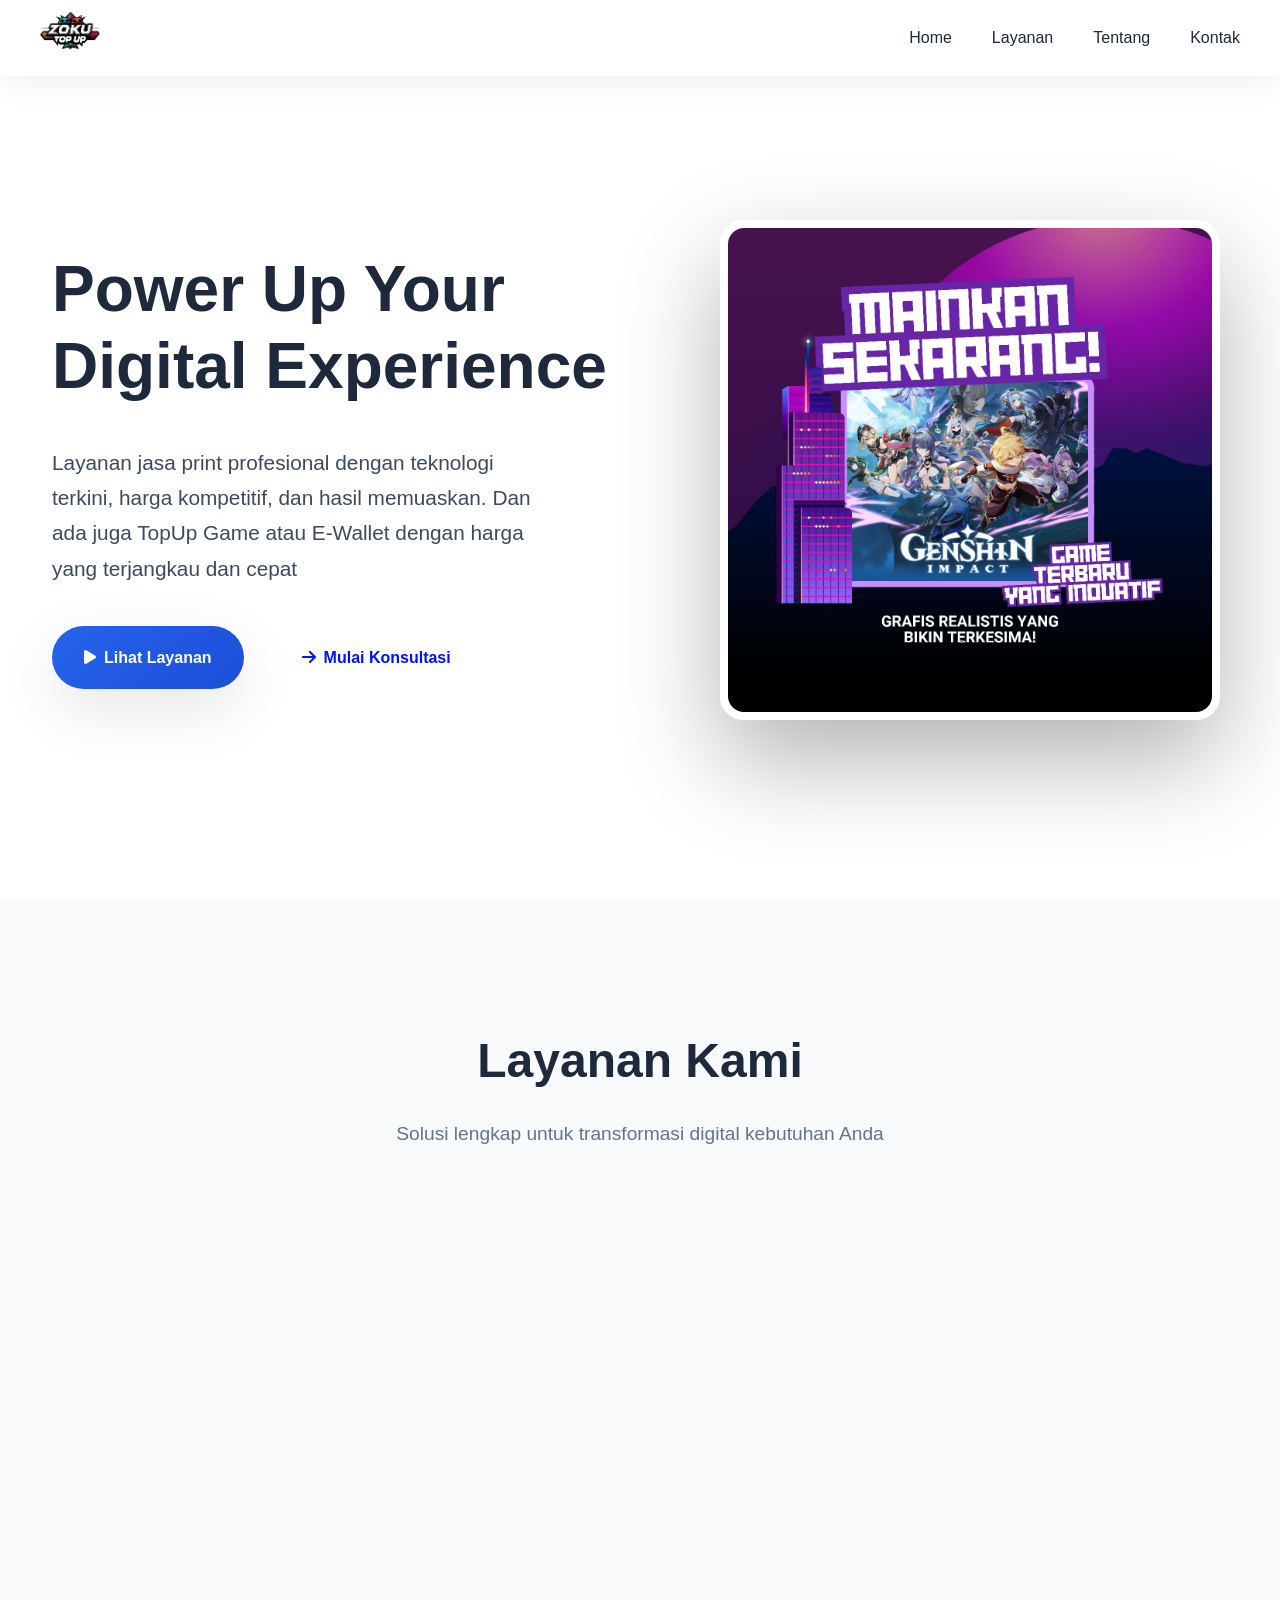
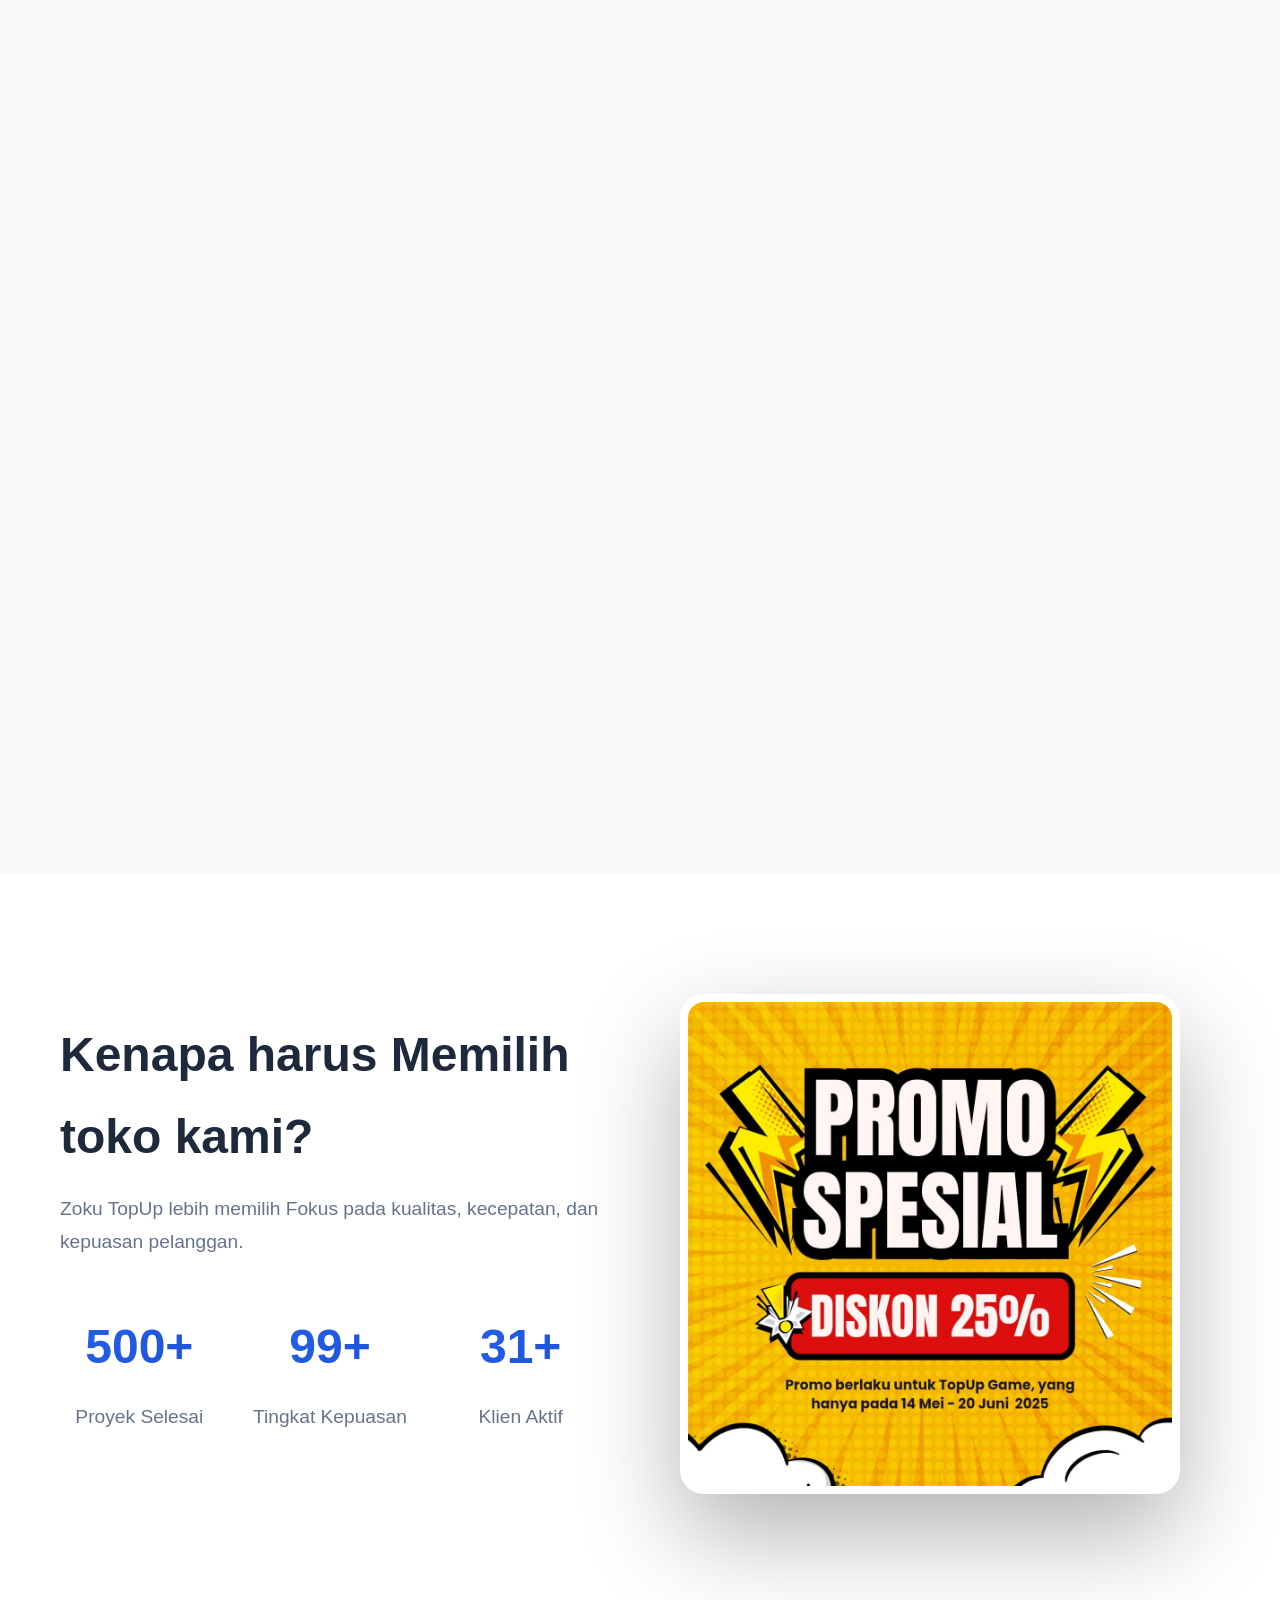
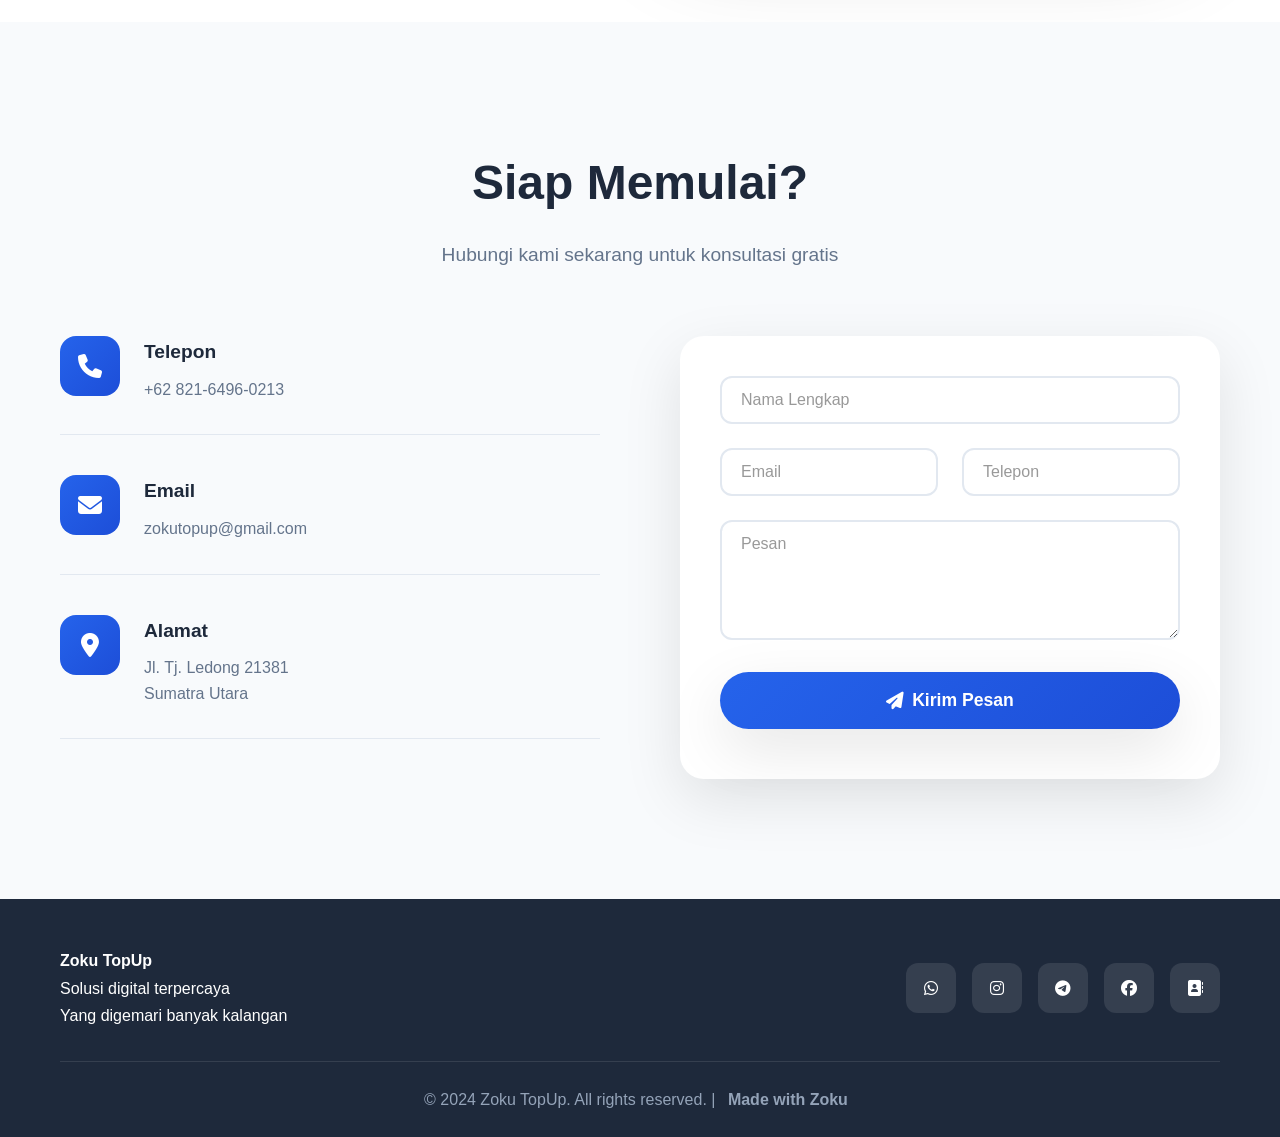
<file: index.html>
<!DOCTYPE html>
<html lang="id">
<head>
    <meta charset="UTF-8">
    <meta name="viewport" content="width=device-width, initial-scale=1.0 viewport-fit=cover">
    <title>Zoku TopUp - Solusi Digital Terpercaya</title>
    <link rel="stylesheet" href="index.css">
    <link href="https://cdnjs.cloudflare.com/ajax/libs/font-awesome/6.4.0/css/all.min.css" rel="stylesheet">
    <link rel="icon" href="removal zoku.png" type="image/png">
</head>
<body class="content-hidden">
    <!-- PRELOADER ANIMASI -->
    <div class="preloader" id="preloader">
        <div class="loader-container">
            <div class="loader-logo">
                <i class="fas fa-rocket"></i>
            </div>
            <div class="loader-text">
                <span class="loading-text">Memuat Data</span>
                <span class="loading-dots">...</span>
            </div>
            <div class="progress-container">
                <div class="progress-bar">
                    <div class="progress-fill"></div>
                </div>
            </div>
            <div class="loading-dots-container">
                <div class="dot"></div>
                <div class="dot"></div>
                <div class="dot"></div>
            </div>
        </div>
    </div>

    <!-- <div class="float-wa" onclick="window.open('https://wa.me/6282164960213', '_blank')">
    <i class="fab fa-whatsapp" style="color: white; font-size: 1.5rem;"></i>
</div>
<div class="float-help" onclick="showHelp()">
    <i class="fas fa-headset" style="color: white; font-size: 1.2rem;"></i> -->

    <!-- HEADER -->
    <header class="header">
        <nav class="navbar">
            <div class="nav-container">
                <div class="logo">
                    <h2> <img src="removal zoku.png" alt="Logo" class="logo-img"></h2>
                </div>
                <ul class="nav-menu">
                    <li><a href="#home">Home</a></li>
                    <li><a href="#layanan">Layanan</a></li>
                    <li><a href="#tentang">Tentang</a></li>
                    <li><a href="#kontak">Kontak</a></li>
                </ul>
                <div class="hamburger">
                    <span></span>
                    <span></span>
                    <span></span>
                </div>
            </div>
        </nav>
    </header>

    <!-- HERO SECTION -->
    <section id="home" class="hero">
        <div class="hero-content">
            <h1 class="hero-title">
                Power Up Your<br />
                Digital Experience</span>
                
            </h1>
            <p class="hero-subtitle">Layanan jasa print profesional dengan teknologi terkini, harga kompetitif, dan hasil memuaskan. Dan ada juga TopUp Game atau E-Wallet dengan harga yang terjangkau dan cepat</p>
            <div class="hero-buttons">
                <a href="#layanan" class="btn btn-primary">
                    <i class="fas fa-play"></i> Lihat Layanan
                </a>
                <a href="#kontak" class="btn btn-secondary">
                    <i class="fas fa-arrow-right"></i> Mulai Konsultasi
                </a>
            </div>
        </div>
        <div class="hero-image">
            <!-- <div class="floating-icons">
                <i class="fab fa-react"></i>
                <i class="fas fa-mobile-alt"></i>
                <i class="fas fa-chart-line"></i>
                <i class="fas fa-database"></i>
            </div> -->
    <button class="clickable-photo-btn" id="heroImageBtn">
        <img src="gs logo bg.jpeg" alt="Logo" class="photo-img">
    </button>
</div>
        </div>
    </section>

    <!-- LAYANAN SECTION -->
    <section id="layanan" class="layanan">
        <div class="container">
            <div class="section-header">
                <h2 class="section-title">Layanan Kami</h2>
                <p class="section-subtitle">Solusi lengkap untuk transformasi digital kebutuhan Anda</p>
            </div>
            <div class="layanan-grid">
                <div class="layanan-card featured">
                    <div class="featured-badge">Populer</div>
                    <div class="card-icon">
                        <i class="fas fa-file-alt"></i>
                    </div>
                    <h3>Jasa Print</h3>
                    <p>menggunakan alat canggih dan modern, harga terjangkau, dan warnanya sangat tajam.</p>
                    <div class="card-features">
                        <span>print <i class="fas fa-check"></i></span>
                        <span>fotocopy <i class="fas fa-check"></i></span>
                        <span>art paper <i class="fas fa-check"></i></span>
                    </div>
                    <!-- <div class="card-price"><span></span></div> -->
                    <a href="print.html" class="card-btn">Pesan Sekarang</a>
                </div>
                <div class="layanan-card">
                    <!-- <div class="featured-badge">Populer</div> -->
                    <div class="card-icon">
                        <i class="fa-solid fa-gun"></i>
                    </div>
                    <h3>TopUp Game</h3>
                    <p>TopUp dengan harga terjangkau, dan banyak bonus lainnya, app premium dengan harga MURAHHHHH</p>
                    <div class="card-features">
                        <span>TopUp Game<i class="fas fa-check"></i></span>
                        <span>Voucher Game<i class="fas fa-check"></i></span>
                        <span>App Premium<i class="fas fa-check"></i></span>
                    </div>
                    <!-- <div class="card-price">Rp 8.000.000 <span>/project</span></div> -->
                    <a href="error.html" class="card-btn">Pesan Sekarang</a>
                </div>
                <div class="layanan-card">
                    <div class="card-icon">
                        <i class="fas fa-print"></i>
                    </div>
                    <h3>laminating</h3>
                    <p>Laminating dengan harga terjangkau, tidak ada gelembung atau menonjol, dan laminating yang sangat rapi</p>
                    <div class="card-features">
                        <span>Berkas <i class="fas fa-check"></i></span>
                        <span>Brosur <i class="fas fa-check"></i></span>
                        <span>KTP/card <i class="fas fa-check"></i></span>
                    </div>
                    <!-- <div class="card-price">Rp 3.000.000 <span>/bulan</span></div> -->
                    <a href="laminating.html" class="card-btn">Pesan Sekarang</a>
                </div>
                <div class="layanan-card">
                    <div class="card-icon">
                        <i class="fas fa-id-card"></i>
                    </div>
                    <h3>ID Card</h3>
                    <p>Membuat ID card dengan harga minim dan jasa pembuatan desain dari Standard hingga Premium</p>
                    <div class="card-features">
                        <span>Harga terjangkau <i class="fas fa-check"></i></span>
                        <span>Jasa Desain <i class="fas fa-check"></i></span>
                        <span>Bahan Berkualitas <i class="fas fa-check"></i></span>
                    </div>
                    <!-- <div class="card-price">Rp 2.000.000 <span>/bulan</span></div> -->
                    <a href="error.html" class="card-btn">Pesan Sekarang</a>
                </div>
                <div class="layanan-card">
                    <div class="card-icon">
                        <i class="fa-solid fa-car-side"></i>
                    </div>
                    <h3>Diecast</h3>
                    <p>Diecast dengan berbagai scala dan berbagai varian</p>
                    <div class="card-features">
                        <span>HotWheels <i class="fas fa-check"></i></span>
                        <span>MiniGT <i class="fas fa-check"></i></span>
                        <span>Tarmac <i class="fas fa-check"></i></span>
                    </div>
                    <!-- <div class="card-price">Rp 3.000.000 <span>/bulan</span></div> -->
                    <a href="diecast market.html" class="card-btn">Pesan Sekarang</a>
                </div>
            </div>
        </div>
    </section>

    <!-- TENTANG SECTION -->
    <section id="tentang" class="tentang">
        <div class="container">
            <div class="tentang-content">
                <div class="tentang-text">
                    <h2 class="section-title">Kenapa harus Memilih toko kami?</h2>
                    <p>Zoku TopUp lebih memilih Fokus pada kualitas, kecepatan, dan kepuasan pelanggan.</p>
                    <div class="stats">
                        <div class="stat">
                            <h3 data-target="500+">500+</h3>
                            <p>Proyek Selesai</p>
                        </div>
                        <div class="stat">
                            <h3 data-target="99+">99+</h3>
                            <p>Tingkat Kepuasan</p>
                        </div>
                        <!-- <div class="stat">
                            <h3 data-target="21+"></h3>
                            <p>Tahun Pengalaman</p>
                        </div> -->
                        <div class="stat">
                            <h3 data-target="32">31+</h3>
                            <p>Klien Aktif</p>
                        </div>
                    </div>
                </div>
                <div class="tentang-image">
                    <!-- <div class="image-placeholder"> -->
                        <img src="diskon.jpeg" alt="Logo" class="imgdiskon">
                    <!-- </div> -->
                </div>
            </div>
        </div>
    </section>

    <!-- KONTAK SECTION -->
    <section id="kontak" class="kontak">
        <div class="container">
            <div class="section-header">
                <h2 class="section-title">Siap Memulai?</h2>
                <p class="section-subtitle">Hubungi kami sekarang untuk konsultasi gratis</p>
            </div>
            <div class="kontak-content">
                <div class="kontak-info">
                    <div class="info-item">
                        <div class="info-icon">
                            <i class="fas fa-phone"></i>
                        </div>
                        <div>
                            <h4>Telepon</h4>
                            <p>+62 821-6496-0213</p>
                        </div>
                    </div>
                    <div class="info-item">
                        <div class="info-icon">
                            <i class="fas fa-envelope"></i>
                        </div>
                        <div>
                            <h4>Email</h4>
                            <p>zokutopup@gmail.com</p>
                        </div>
                    </div>
                    <div class="info-item">
                        <div class="info-icon">
                            <i class="fas fa-map-marker-alt"></i>
                        </div>
                        <div>
                            <h4>Alamat</h4>
                            <p>Jl. Tj. Ledong 21381<br>Sumatra Utara</p>
                        </div>
                    </div>
                </div>
                <form class="kontak-form" id="kontakForm">
                    <div class="form-group">
                        <input type="text" id="nama" placeholder="" required>
                        <label for="nama">Nama Lengkap</label>
                    </div>
                    <div class="form-row">
                        <div class="form-group">
                            <input type="email" id="email" placeholder="" required>
                            <label for="email">Email</label>
                        </div>
                        <div class="form-group">
                            <input type="tel" id="phone" placeholder="">
                            <label for="phone">Telepon</label>
                        </div>
                    </div>
                    <!-- <div class="form-group">
                        <select id="layanan" required>
                            <option value="">Pilih Layanan</option>
                            <option value="web">Web Development</option>
                            <option value="mobile">Mobile App</option>
                            <option value="marketing">Digital Marketing</option>
                            <option value="support">IT Support</option>
                        </select>
                        <label for="layanan">Layanan</label>
                    </div> -->
                    <div class="form-group">
                        <textarea id="pesan" placeholder="" rows="5" required></textarea>
                        <label for="pesan">Pesan</label>
                    </div>
                    <button type="submit" class="btn btn-primary btn-full">
                        <i class="fas fa-paper-plane"></i> Kirim Pesan
                    </button>
                </form>
            </div>
        </div>
    </section>

    <!-- FOOTER -->
    <footer class="footer">
    <div class="container">
        <div class="footer-content">
            <div class="footer-logo">
                <!-- <img src="zoku rev.png" alt="Zoku TopUp Logo" class="logo-footer"> -->
                <div class="footer-brand">
                    <p><strong>Zoku TopUp</strong></p>
                    <p>Solusi digital terpercaya</p>
                    <p>Yang digemari banyak kalangan</p>
                </div>
            </div>
                <div class="footer-social">
                    <a href="https://wa.me/6282164960213" target="_blank" rel="noopener" title="WhatsApp">
                    <i class="fab fa-whatsapp"></i>
                </a>
                <a href="https://www.instagram.com/zokutopup?igsh=Nzc0N2RsbXdvcmFl" target="_blank" rel="noopener" title="Instagram">
                    <i class="fab fa-instagram"></i>
                </a>
                <a href="https://t.me/Zokutopup" target="_blank" rel="noopener" title="Telegram">
                    <i class="fa-brands fa-telegram"></i>
                </a>
                <a href="#" target="_blank" rel="noopener" title="Facebook">
                    <i class="fa-brands fa-facebook"></i>
                </a>
                <a href="kontak.html" target="_blank" rel="noopener" title="kontak">
                    <i class="fa-solid fa-address-book"></i>
                </a>
                </div>
            </div>
           <div class="footer-bottom">
    <p>&copy; 2024 Zoku TopUp. All rights reserved. |
        <a href="admin.html" class="admin-login-link" title="Admin Login" target="_blank">
            Made with Zoku
        </a>
    </p>
</div>
        </div>
    </footer>

    <script src="index.js"></script>
</body>
</html>
</file>
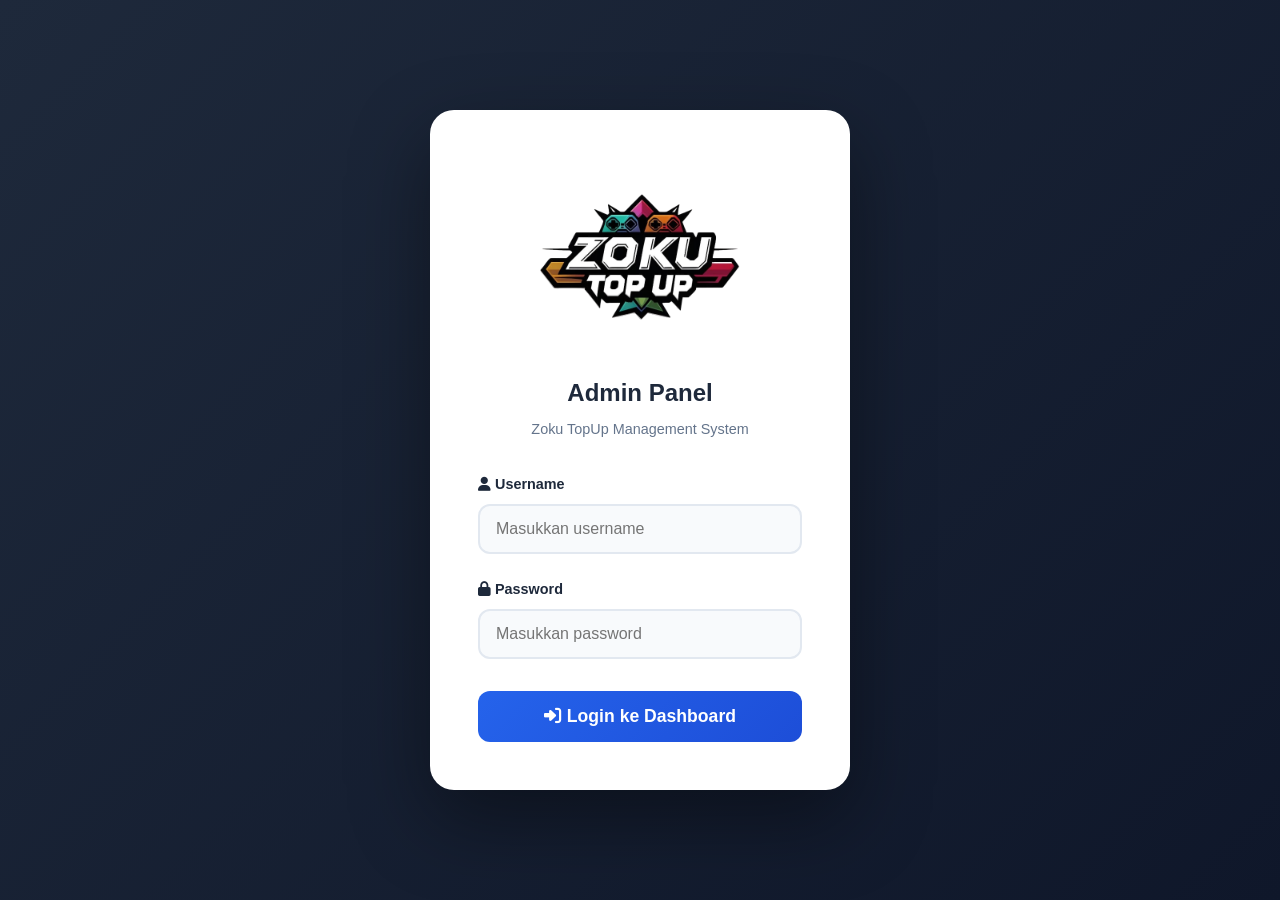
<file: admin.html>
<!DOCTYPE html>
<html lang="id">
<head>
    <meta charset="UTF-8">
    <meta name="viewport" content="width=device-width, initial-scale=1.0">
    <title>Zoku Admin - Dashboard</title>
    <link rel="icon" href="removal zoku.png" type="image/png">
    <link href="https://cdnjs.cloudflare.com/ajax/libs/font-awesome/6.4.0/css/all.min.css" rel="stylesheet">
    <style>
        * {
            margin: 0;
            padding: 0;
            box-sizing: border-box;
        }

        :root {
            --primary: #2563eb;
            --primary-dark: #1d4ed8;
            --success: #10b981;
            --danger: #ef4444;
            --warning: #f59e0b;
            --dark: #1e293b;
            --gray: #64748b;
            --light: #f8fafc;
            --white: #ffffff;
        }

        body {
            font-family: 'Segoe UI', Tahoma, Geneva, Verdana, sans-serif;
            background: var(--light);
            color: var(--dark);
            line-height: 1.6;
        }

        /* ========================================
           LOGIN SCREEN
        ======================================== */
        .login-screen {
            position: fixed;
            top: 0;
            left: 0;
            width: 100%;
            height: 100%;
            background: linear-gradient(135deg, #1e293b 0%, #0f172a 100%);
            display: flex;
            align-items: center;
            justify-content: center;
            z-index: 9999;
            transition: opacity 0.5s, visibility 0.5s;
        }

        .login-screen.hidden {
            opacity: 0;
            visibility: hidden;
        }

        .login-box {
            background: var(--white);
            padding: 3rem;
            border-radius: 24px;
            width: 100%;
            max-width: 420px;
            box-shadow: 0 30px 80px rgba(0, 0, 0, 0.4);
            animation: slideUp 0.6s ease-out;
        }

        @keyframes slideUp {
            from {
                opacity: 0;
                transform: translateY(30px);
            }
            to {
                opacity: 1;
                transform: translateY(0);
            }
        }

        .login-logo {
            text-align: center;
            margin-bottom: 2rem;
        }

        .login-logo-img {
            width: 200px;
            height: 200px;
            object-fit: contain;
            margin: 0 auto;
            display: block;
            filter: drop-shadow(0 8px 24px rgb(255, 255, 255));
            /* animation: logoFloat 3s ease-in-out infinite; */
        }

        /* @keyframes logoFloat {
            0%, 100% { transform: translateY(0); }
            50%      { transform: translateY(-8px); }
        } */


        .login-logo h2 {
            margin-top: 1rem;
            color: var(--dark);
            font-size: 1.5rem;
        }

        .login-logo p {
            color: var(--gray);
            font-size: 0.9rem;
            margin-top: 0.3rem;
        }

        .login-form .form-group {
            margin-bottom: 1.5rem;
        }

        .login-form label {
            display: block;
            margin-bottom: 0.5rem;
            font-weight: 600;
            color: var(--dark);
            font-size: 0.9rem;
        }

        .login-form input {
            width: 100%;
            padding: 14px 16px;
            border: 2px solid #e2e8f0;
            border-radius: 12px;
            font-size: 1rem;
            transition: all 0.3s;
            background: var(--light);
        }

        .login-form input:focus {
            outline: none;
            border-color: var(--primary);
            background: var(--white);
            box-shadow: 0 0 0 4px rgba(37, 99, 235, 0.1);
        }

        .login-btn {
            width: 100%;
            padding: 15px;
            background: linear-gradient(135deg, var(--primary), var(--primary-dark));
            color: white;
            border: none;
            border-radius: 12px;
            font-size: 1.1rem;
            font-weight: 600;
            cursor: pointer;
            transition: all 0.3s;
            margin-top: 0.5rem;
        }

        .login-btn:hover {
            transform: translateY(-2px);
            box-shadow: 0 10px 25px rgba(37, 99, 235, 0.4);
        }

        .login-error {
            background: #fef2f2;
            color: var(--danger);
            padding: 0.8rem;
            border-radius: 8px;
            font-size: 0.85rem;
            margin-bottom: 1rem;
            display: none;
            border-left: 4px solid var(--danger);
        }

        .login-error.show {
            display: block;
            animation: shake 0.4s;
        }

        @keyframes shake {
            0%, 100% { transform: translateX(0); }
            25% { transform: translateX(-8px); }
            75% { transform: translateX(8px); }
        }

        /* ========================================
           ADMIN DASHBOARD
        ======================================== */
        .admin-dashboard {
            display: none;
            min-height: 100vh;
        }

        .admin-dashboard.show {
            display: block;
        }

        /* Header */
        .admin-header {
            background: var(--white);
            box-shadow: 0 2px 20px rgba(0, 0, 0, 0.08);
            position: sticky;
            top: 0;
            z-index: 100;
        }

        .header-container {
            max-width: 1400px;
            margin: 0 auto;
            padding: 1rem 2rem;
            display: flex;
            align-items: center;
            justify-content: space-between;
        }

        .header-brand {
            display: flex;
            align-items: center;
            gap: 12px;
        }

        .header-logo-img {
            height: 42px;
            width: auto;
            object-fit: contain;
            /* Mix-blend agar background putih logo menyatu, hapus jika logo sudah transparan */
            mix-blend-mode: multiply;
        }

        .header-brand i {
            font-size: 1.8rem;
            color: var(--primary);
        }

        .header-brand h1 {
            font-size: 1.4rem;
            color: var(--dark);
        }

        .header-brand span {
            font-size: 0.75rem;
            background: var(--primary);
            color: white;
            padding: 2px 8px;
            border-radius: 20px;
            margin-left: 8px;
            vertical-align: middle;
        }

        .header-actions {
            display: flex;
            align-items: center;
            gap: 1rem;
        }

        .user-info {
            display: flex;
            align-items: center;
            gap: 10px;
            padding: 8px 16px;
            background: var(--light);
            border-radius: 30px;
        }

        .user-info i {
            color: var(--primary);
        }

        .user-info span {
            font-weight: 600;
            font-size: 0.9rem;
        }

        .logout-btn {
            padding: 10px 20px;
            background: var(--danger);
            color: white;
            border: none;
            border-radius: 10px;
            font-weight: 600;
            cursor: pointer;
            transition: all 0.3s;
            display: flex;
            align-items: center;
            gap: 8px;
        }

        .logout-btn:hover {
            background: #dc2626;
            transform: translateY(-2px);
        }

        /* Main Content */
        .admin-content {
            max-width: 1400px;
            margin: 0 auto;
            padding: 2rem;
        }

        /* Stats Grid */
        .stats-grid {
            display: grid;
            grid-template-columns: repeat(auto-fit, minmax(240px, 1fr));
            gap: 1.5rem;
            margin-bottom: 2.5rem;
        }

        .stat-card {
            background: var(--white);
            padding: 1.8rem;
            border-radius: 20px;
            box-shadow: 0 4px 20px rgba(0, 0, 0, 0.06);
            display: flex;
            align-items: center;
            gap: 1.2rem;
            transition: all 0.3s;
            border-left: 4px solid transparent;
        }

        .stat-card:hover {
            transform: translateY(-4px);
            box-shadow: 0 12px 30px rgba(0, 0, 0, 0.1);
        }

        .stat-card.blue { border-left-color: var(--primary); }
        .stat-card.green { border-left-color: var(--success); }
        .stat-card.orange { border-left-color: var(--warning); }
        .stat-card.red { border-left-color: var(--danger); }

        .stat-icon {
            width: 60px;
            height: 60px;
            border-radius: 16px;
            display: flex;
            align-items: center;
            justify-content: center;
            font-size: 1.6rem;
            flex-shrink: 0;
        }

        .stat-card.blue .stat-icon {
            background: rgba(37, 99, 235, 0.1);
            color: var(--primary);
        }

        .stat-card.green .stat-icon {
            background: rgba(16, 185, 129, 0.1);
            color: var(--success);
        }

        .stat-card.orange .stat-icon {
            background: rgba(245, 158, 11, 0.1);
            color: var(--warning);
        }

        .stat-card.red .stat-icon {
            background: rgba(239, 68, 68, 0.1);
            color: var(--danger);
        }

        .stat-info h3 {
            font-size: 1.8rem;
            font-weight: 800;
            color: var(--dark);
            line-height: 1.2;
        }

        .stat-info p {
            color: var(--gray);
            font-size: 0.9rem;
            font-weight: 500;
        }

        /* Tab Navigation */
        .tab-nav {
            display: flex;
            gap: 0.5rem;
            background: var(--white);
            padding: 0.5rem;
            border-radius: 16px;
            margin-bottom: 2rem;
            box-shadow: 0 4px 20px rgba(0, 0, 0, 0.06);
            overflow-x: auto;
        }

        .tab-btn {
            padding: 12px 24px;
            border: none;
            background: transparent;
            border-radius: 12px;
            font-weight: 600;
            cursor: pointer;
            transition: all 0.3s;
            white-space: nowrap;
            display: flex;
            align-items: center;
            gap: 8px;
            color: var(--gray);
        }

        .tab-btn:hover {
            background: var(--light);
            color: var(--dark);
        }

        .tab-btn.active {
            background: var(--primary);
            color: white;
        }

        .tab-btn .badge {
            background: rgba(255, 255, 255, 0.25);
            padding: 2px 8px;
            border-radius: 20px;
            font-size: 0.75rem;
        }

        .tab-btn.active .badge {
            background: rgba(255, 255, 255, 0.3);
        }

        /* Order Table */
        .orders-section {
            background: var(--white);
            border-radius: 20px;
            box-shadow: 0 4px 20px rgba(0, 0, 0, 0.06);
            overflow: hidden;
        }

        .section-header {
            padding: 1.5rem 2rem;
            border-bottom: 1px solid #e2e8f0;
            display: flex;
            align-items: center;
            justify-content: space-between;
            flex-wrap: wrap;
            gap: 1rem;
        }

        .section-header h2 {
            font-size: 1.2rem;
            color: var(--dark);
            display: flex;
            align-items: center;
            gap: 10px;
        }

        .section-header h2 i {
            color: var(--primary);
        }

        .search-box {
            position: relative;
        }

        .search-box input {
            padding: 10px 16px 10px 40px;
            border: 2px solid #e2e8f0;
            border-radius: 10px;
            font-size: 0.9rem;
            width: 250px;
            transition: all 0.3s;
        }

        .search-box input:focus {
            outline: none;
            border-color: var(--primary);
        }

        .search-box i {
            position: absolute;
            left: 14px;
            top: 50%;
            transform: translateY(-50%);
            color: var(--gray);
        }

        .table-wrapper {
            overflow-x: auto;
        }

        table {
            width: 100%;
            border-collapse: collapse;
            min-width: 900px;
        }

        thead {
            background: var(--light);
        }

        th {
            padding: 1rem 1.5rem;
            text-align: left;
            font-size: 0.8rem;
            font-weight: 700;
            text-transform: uppercase;
            letter-spacing: 0.5px;
            color: var(--gray);
            white-space: nowrap;
        }

        td {
            padding: 1rem 1.5rem;
            border-bottom: 1px solid #f1f5f9;
            font-size: 0.9rem;
            vertical-align: middle;
        }

        tbody tr {
            transition: background 0.2s;
        }

        tbody tr:hover {
            background: #f8fafc;
        }

        .order-id {
            font-family: monospace;
            font-weight: 700;
            color: var(--primary);
            font-size: 0.85rem;
        }

        .customer-name {
            font-weight: 600;
            color: var(--dark);
        }

        .customer-phone {
            color: var(--gray);
            font-size: 0.8rem;
        }

        .product-tag {
            display: inline-block;
            padding: 4px 12px;
            background: rgba(37, 99, 235, 0.1);
            color: var(--primary);
            border-radius: 20px;
            font-size: 0.8rem;
            font-weight: 600;
        }

        .product-tag.laminating {
            background: rgba(245, 158, 11, 0.1);
            color: var(--warning);
        }

        .price {
            font-weight: 700;
            color: var(--success);
        }

        .status-badge {
            display: inline-flex;
            align-items: center;
            gap: 6px;
            padding: 6px 14px;
            border-radius: 20px;
            font-size: 0.8rem;
            font-weight: 600;
        }

        .status-badge.new {
            background: #dbeafe;
            color: #1d4ed8;
        }

        .status-badge.process {
            background: #fef3c7;
            color: #b45309;
        }

        .status-badge.done {
            background: #d1fae5;
            color: #047857;
        }

        .status-badge.cancel {
            background: #fee2e2;
            color: #b91c1c;
        }

        .status-badge i {
            font-size: 0.7rem;
        }

        .action-buttons {
            display: flex;
            gap: 6px;
        }

        .action-btn {
            width: 34px;
            height: 34px;
            border: none;
            border-radius: 8px;
            cursor: pointer;
            display: flex;
            align-items: center;
            justify-content: center;
            transition: all 0.2s;
            font-size: 0.85rem;
        }

        .action-btn.view {
            background: rgba(37, 99, 235, 0.1);
            color: var(--primary);
        }

        .action-btn.view:hover {
            background: var(--primary);
            color: white;
        }

        .action-btn.delete {
            background: rgba(239, 68, 68, 0.1);
            color: var(--danger);
        }

        .action-btn.delete:hover {
            background: var(--danger);
            color: white;
        }

        .action-btn.wa {
            background: rgba(16, 185, 129, 0.1);
            color: var(--success);
        }

        .action-btn.wa:hover {
            background: var(--success);
            color: white;
        }

        .empty-state {
            text-align: center;
            padding: 4rem 2rem;
            color: var(--gray);
        }

        .empty-state i {
            font-size: 4rem;
            color: #cbd5e1;
            margin-bottom: 1rem;
        }

        .empty-state h3 {
            font-size: 1.2rem;
            margin-bottom: 0.5rem;
            color: var(--dark);
        }

        /* Modal */
        .modal-overlay {
            position: fixed;
            top: 0;
            left: 0;
            width: 100%;
            height: 100%;
            background: rgba(0, 0, 0, 0.6);
            display: none;
            align-items: center;
            justify-content: center;
            z-index: 2000;
            padding: 1rem;
        }

        .modal-overlay.show {
            display: flex;
        }

        .modal {
            background: var(--white);
            border-radius: 20px;
            width: 100%;
            max-width: 560px;
            max-height: 90vh;
            overflow-y: auto;
            animation: modalIn 0.3s ease-out;
        }

        @keyframes modalIn {
            from {
                opacity: 0;
                transform: scale(0.95) translateY(10px);
            }
            to {
                opacity: 1;
                transform: scale(1) translateY(0);
            }
        }

        .modal-header {
            padding: 1.5rem 2rem;
            border-bottom: 1px solid #e2e8f0;
            display: flex;
            align-items: center;
            justify-content: space-between;
            position: sticky;
            top: 0;
            background: var(--white);
            border-radius: 20px 20px 0 0;
        }

        .modal-header h3 {
            color: var(--dark);
            display: flex;
            align-items: center;
            gap: 10px;
        }

        .modal-header h3 i {
            color: var(--primary);
        }

        .modal-close {
            width: 36px;
            height: 36px;
            border: none;
            background: var(--light);
            border-radius: 10px;
            cursor: pointer;
            display: flex;
            align-items: center;
            justify-content: center;
            color: var(--gray);
            transition: all 0.2s;
        }

        .modal-close:hover {
            background: #fee2e2;
            color: var(--danger);
        }

        .modal-body {
            padding: 2rem;
        }

        .detail-row {
            display: flex;
            padding: 0.8rem 0;
            border-bottom: 1px solid #f1f5f9;
        }

        .detail-row:last-child {
            border-bottom: none;
        }

        .detail-label {
            width: 140px;
            flex-shrink: 0;
            color: var(--gray);
            font-size: 0.85rem;
            font-weight: 600;
        }

        .detail-value {
            color: var(--dark);
            font-weight: 500;
            word-break: break-word;
        }

        .modal-footer {
            padding: 1.5rem 2rem;
            border-top: 1px solid #e2e8f0;
            display: flex;
            gap: 10px;
            flex-wrap: wrap;
        }

        .modal-footer button,
        .modal-footer select {
            flex: 1;
            padding: 12px;
            border-radius: 10px;
            font-weight: 600;
            cursor: pointer;
            transition: all 0.2s;
            min-width: 120px;
        }

        .modal-footer select {
            border: 2px solid #e2e8f0;
            background: var(--white);
            font-size: 0.9rem;
        }

        .modal-footer select:focus {
            outline: none;
            border-color: var(--primary);
        }

        .btn-wa {
            background: var(--success);
            color: white;
            border: none;
        }

        .btn-wa:hover {
            background: #059669;
        }

        /* Toast */
        .toast {
            position: fixed;
            bottom: 2rem;
            right: 2rem;
            background: var(--dark);
            color: white;
            padding: 1rem 1.5rem;
            border-radius: 12px;
            display: flex;
            align-items: center;
            gap: 10px;
            box-shadow: 0 10px 30px rgba(0, 0, 0, 0.3);
            transform: translateY(100px);
            opacity: 0;
            transition: all 0.3s;
            z-index: 3000;
            font-weight: 600;
        }

        .toast.show {
            transform: translateY(0);
            opacity: 1;
        }

        .toast.success {
            background: var(--success);
        }

        .toast.error {
            background: var(--danger);
        }

        /* Responsive */
        @media (max-width: 768px) {
            .header-container {
                padding: 1rem;
            }

            .header-brand h1 {
                font-size: 1.1rem;
            }

            .user-info span {
                display: none;
            }

            .admin-content {
                padding: 1rem;
            }

            .login-box {
                padding: 2rem 1.5rem;
                margin: 1rem;
            }

            .search-box input {
                width: 100%;
            }

            .section-header {
                flex-direction: column;
                align-items: stretch;
            }

            .tab-btn {
                padding: 10px 16px;
                font-size: 0.85rem;
            }
        }


    </style>
</head>
<body>

    <!-- ========================================
         LOGIN SCREEN
    ======================================== -->
    <div class="login-screen" id="loginScreen">
        <div class="login-box">
            <div class="login-logo">
                <img src="removal zoku.png" alt="Zoku Logo" class="login-logo-img">
                <h2>Admin Panel</h2>
                <p>Zoku TopUp Management System</p>
            </div>

            <div class="login-error" id="loginError">
                <i class="fas fa-exclamation-circle"></i> Username atau password salah!
            </div>

            <form class="login-form" id="loginForm">
                <div class="form-group">
                    <label><i class="fas fa-user"></i> Username</label>
                    <input type="text" id="username" placeholder="Masukkan username" required autocomplete="username">
                </div>
                <div class="form-group">
                    <label><i class="fas fa-lock"></i> Password</label>
                    <input type="password" id="password" placeholder="Masukkan password" required autocomplete="current-password">
                </div>
                <button type="submit" class="login-btn">
                    <i class="fas fa-sign-in-alt"></i> Login ke Dashboard
                </button>
            </form>
        </div>
    </div>

    <!-- ========================================
         ADMIN DASHBOARD
    ======================================== -->
    <div class="admin-dashboard" id="adminDashboard">

        <!-- Header -->
        <header class="admin-header">
            <div class="header-container">
                <div class="header-brand">
                    <img src="removal zoku.png" alt="Zoku Logo" class="header-logo-img">
                    <h1>Zoku Admin <span>Dashboard</span></h1>
                </div>
                <div class="header-actions">
                    <div class="user-info">
                        <i class="fas fa-user-circle"></i>
                        <span id="adminName">Admin</span>
                    </div>
                    <button class="logout-btn" id="logoutBtn">
                        <i class="fas fa-sign-out-alt"></i> Logout
                    </button>
                </div>
            </div>
        </header>

        <!-- Main Content -->
        <main class="admin-content">

            <!-- Stats -->
            <div class="stats-grid">
                <div class="stat-card blue">
                    <div class="stat-icon"><i class="fas fa-receipt"></i></div>
                    <div class="stat-info">
                        <h3 id="totalOrders">0</h3>
                        <p>Total Pesanan</p>
                    </div>
                </div>
                <div class="stat-card orange">
                    <div class="stat-icon"><i class="fas fa-clock"></i></div>
                    <div class="stat-info">
                        <h3 id="newOrders">0</h3>
                        <p>Pesanan Baru</p>
                    </div>
                </div>
                <div class="stat-card green">
                    <div class="stat-icon"><i class="fas fa-check-circle"></i></div>
                    <div class="stat-info">
                        <h3 id="doneOrders">0</h3>
                        <p>Selesai</p>
                    </div>
                </div>
                <div class="stat-card red">
                    <div class="stat-icon"><i class="fas fa-money-bill-wave"></i></div>
                    <div class="stat-info">
                        <h3 id="totalRevenue">Rp 0</h3>
                        <p>Total Pendapatan</p>
                    </div>
                </div>
            </div>

            <!-- Tabs -->
            <div class="tab-nav">
                <button class="tab-btn active" data-tab="all">
                    <i class="fas fa-list"></i> Semua <span class="badge" id="badgeAll">0</span>
                </button>
                <button class="tab-btn" data-tab="print">
                    <i class="fas fa-print"></i> Print <span class="badge" id="badgePrint">0</span>
                </button>
                <button class="tab-btn" data-tab="laminating">
                    <i class="fas fa-layer-group"></i> Laminating <span class="badge" id="badgeLaminating">0</span>
                </button>
            </div>

            <!-- Orders Table -->
            <div class="orders-section">
                <div class="section-header">
                    <h2><i class="fas fa-clipboard-list"></i> Daftar Pesanan</h2>
                    <div class="search-box">
                        <i class="fas fa-search"></i>
                        <input type="text" id="searchInput" placeholder="Cari nama / ID pesanan...">
                    </div>
                </div>
                <div class="table-wrapper">
                    <table>
                        <thead>
                            <tr>
                                <th>ID Pesanan</th>
                                <th>Pelanggan</th>
                                <th>Produk</th>
                                <th>Jumlah</th>
                                <th>Total</th>
                                <th>Status</th>
                                <th>Aksi</th>
                            </tr>
                        </thead>
                        <tbody id="ordersTableBody">
                            <!-- Rows akan diisi JS -->
                        </tbody>
                    </table>
                </div>
                <div class="empty-state" id="emptyState" style="display: none;">
                    <i class="fas fa-inbox"></i>
                    <h3>Belum Ada Pesanan</h3>
                    <p>Pesanan dari pelanggan akan muncul di sini</p>
                </div>
            </div>
        </main>
    </div>

    <!-- ========================================
         MODAL DETAIL PESANAN
    ======================================== -->
    <div class="modal-overlay" id="detailModal">
        <div class="modal">
            <div class="modal-header">
                <h3><i class="fas fa-file-invoice"></i> Detail Pesanan</h3>
                <button class="modal-close" id="closeModal">
                    <i class="fas fa-times"></i>
                </button>
            </div>
            <div class="modal-body" id="modalBody">
                <!-- Detail akan diisi JS -->
            </div>
            <div class="modal-footer">
                <select id="statusSelect">
                    <option value="new">🔵 Baru</option>
                    <option value="process">🟡 Diproses</option>
                    <option value="done">🟢 Selesai</option>
                    <option value="cancel">🔴 Dibatalkan</option>
                </select>
                <button class="btn-wa" id="waCustomerBtn">
                    <i class="fab fa-whatsapp"></i> Chat Pelanggan
                </button>
            </div>
        </div>
    </div>

    <!-- Toast -->
    <div class="toast" id="toast">
        <i class="fas fa-check-circle"></i>
        <span id="toastText">Berhasil</span>
    </div>

    <script>
       // ========================================
// KONFIGURASI ADMIN
// ========================================
const ADMIN_CREDENTIALS = {
    username: 'adminzoku',
    password: 'zoku admin By Wardzz 001'
};

// Storage keys
const STORAGE_KEYS = {
    print: 'printshop_orders',
    laminating: 'laminasi_orders',
    session: 'zoku_admin_session'
};

// ========================================
// HELPER: FORMAT ID PESANAN (KONSISTEN)
// ========================================
// ID pendek yang tampil di WA + tabel admin + detail
function formatShortId(id) {
    return '#' + String(id).slice(-6);
}

// ID lengkap untuk referensi / debug
function formatFullId(id) {
    return String(id);
}

// ========================================
// STATE
// ========================================
let allOrders = [];
let currentTab = 'all';
let searchQuery = '';
let selectedOrder = null;
let selectedOrderSource = null;

// ========================================
// LOGIN SYSTEM
// ========================================
const loginScreen = document.getElementById('loginScreen');
const adminDashboard = document.getElementById('adminDashboard');
const loginForm = document.getElementById('loginForm');
const loginError = document.getElementById('loginError');

function checkSession() {
    const session = localStorage.getItem(STORAGE_KEYS.session);
    if (session) {
        try {
            const data = JSON.parse(session);
            if (Date.now() - data.loginTime < 24 * 60 * 60 * 1000) {
                showDashboard(data.username);
                return;
            }
        } catch (e) {
            localStorage.removeItem(STORAGE_KEYS.session);
        }
    }
    loginScreen.classList.remove('hidden');
    adminDashboard.classList.remove('show');
}

loginForm.addEventListener('submit', function (e) {
    e.preventDefault();
    const username = document.getElementById('username').value.trim();
    const password = document.getElementById('password').value;

    if (username === ADMIN_CREDENTIALS.username && password === ADMIN_CREDENTIALS.password) {
        localStorage.setItem(STORAGE_KEYS.session, JSON.stringify({
            username: username,
            loginTime: Date.now()
        }));

        loginError.classList.remove('show');
        showDashboard(username);
        showToast('Login berhasil! Selamat datang, ' + username, 'success');
    } else {
        loginError.classList.add('show');
        document.getElementById('password').value = '';
        document.getElementById('password').focus();
    }
});

function showDashboard(username) {
    loginScreen.classList.add('hidden');
    adminDashboard.classList.add('show');
    document.getElementById('adminName').textContent = username;

    loadAllOrders();
    updateStats();
    renderOrders();
}

document.getElementById('logoutBtn').addEventListener('click', function () {
    if (confirm('Yakin ingin logout?')) {
        localStorage.removeItem(STORAGE_KEYS.session);
        adminDashboard.classList.remove('show');
        loginScreen.classList.remove('hidden');
        loginForm.reset();
        loginError.classList.remove('show');
        showToast('Logout berhasil', 'success');
    }
});

// ========================================
// LOAD DATA
// ========================================
function loadAllOrders() {
    allOrders = [];

    try {
        const printOrders = JSON.parse(localStorage.getItem(STORAGE_KEYS.print)) || [];
        printOrders.forEach(order => {
            allOrders.push({
                ...order,
                source: 'print',
                type: 'Print'
            });
        });
    } catch (e) {
        console.error('Error loading print orders:', e);
    }

    try {
        const laminatingOrders = JSON.parse(localStorage.getItem(STORAGE_KEYS.laminating)) || [];
        laminatingOrders.forEach(order => {
            allOrders.push({
                ...order,
                source: 'laminating',
                type: 'Laminating'
            });
        });
    } catch (e) {
        console.error('Error loading laminating orders:', e);
    }

    allOrders.sort((a, b) => {
        const dateA = new Date(a.timestamp || 0);
        const dateB = new Date(b.timestamp || 0);
        return dateB - dateA;
    });
}

// ========================================
// UPDATE STATS
// ========================================
function updateStats() {
    const total = allOrders.length;
    const newOrders = allOrders.filter(o => o.status === 'new' || !o.status).length;
    const doneOrders = allOrders.filter(o => o.status === 'done').length;

    let revenue = 0;
    allOrders.forEach(o => {
        if (o.status === 'done') {
            revenue += parseNumber(o.total);
        }
    });

    document.getElementById('totalOrders').textContent = total;
    document.getElementById('newOrders').textContent = newOrders;
    document.getElementById('doneOrders').textContent = doneOrders;
    document.getElementById('totalRevenue').textContent = 'Rp ' + formatRupiah(revenue);

    document.getElementById('badgeAll').textContent = total;
    document.getElementById('badgePrint').textContent = allOrders.filter(o => o.source === 'print').length;
    document.getElementById('badgeLaminating').textContent = allOrders.filter(o => o.source === 'laminating').length;
}

// ========================================
// RENDER ORDERS TABLE
// ========================================
function renderOrders() {
    const tbody = document.getElementById('ordersTableBody');
    const emptyState = document.getElementById('emptyState');

    let filtered = allOrders;
    if (currentTab !== 'all') {
        filtered = filtered.filter(o => o.source === currentTab);
    }

    if (searchQuery) {
        const q = searchQuery.toLowerCase().replace(/^#/, ''); // buang # biar user bisa cari #123456 atau 123456
        filtered = filtered.filter(o => {
            const shortId = String(o.id).slice(-6).toLowerCase();
            const fullId = String(o.id).toLowerCase();
            return (o.customerName || '').toLowerCase().includes(q) ||
                shortId.includes(q) ||
                fullId.includes(q) ||
                (o.product || '').toLowerCase().includes(q) ||
                (o.whatsapp || '').includes(q);
        });
    }

    if (filtered.length === 0) {
        tbody.innerHTML = '';
        emptyState.style.display = 'block';
        return;
    }

    emptyState.style.display = 'none';

    tbody.innerHTML = filtered.map(order => {
        const status = order.status || 'new';
        const statusConfig = {
            new: { label: 'Baru', class: 'new', icon: 'fa-circle' },
            process: { label: 'Diproses', class: 'process', icon: 'fa-clock' },
            done: { label: 'Selesai', class: 'done', icon: 'fa-check' },
            cancel: { label: 'Dibatalkan', class: 'cancel', icon: 'fa-times' }
        };
        const sc = statusConfig[status] || statusConfig.new;
        const typeClass = order.source === 'laminating' ? 'laminating' : '';

        return `
            <tr>
                <td><span class="order-id">${formatShortId(order.id)}</span></td>
                <td>
                    <div class="customer-name">${escapeHtml(order.customerName || '-')}</div>
                    <div class="customer-phone">${escapeHtml(order.whatsapp || '-')}</div>
                </td>
                <td>
                    <span class="product-tag ${typeClass}">${escapeHtml(order.product || '-')}</span>
                </td>
                <td>${order.quantity || 1}</td>
                <td class="price">Rp ${formatRupiah(parseNumber(order.total))}</td>
                <td>
                    <span class="status-badge ${sc.class}">
                        <i class="fas ${sc.icon}"></i> ${sc.label}
                    </span>
                </td>
                <td>
                    <div class="action-buttons">
                        <button class="action-btn view" onclick="openDetail('${order.id}', '${order.source}')" title="Lihat Detail">
                            <i class="fas fa-eye"></i>
                        </button>
                        <button class="action-btn wa" onclick="chatCustomer('${escapeHtml(order.whatsapp || '')}', '${order.id}')" title="Chat WhatsApp">
                            <i class="fab fa-whatsapp"></i>
                        </button>
                        <button class="action-btn delete" onclick="deleteOrder('${order.id}', '${order.source}')" title="Hapus">
                            <i class="fas fa-trash"></i>
                        </button>
                    </div>
                </td>
            </tr>
        `;
    }).join('');
}

// ========================================
// TAB SWITCHING
// ========================================
document.querySelectorAll('.tab-btn').forEach(btn => {
    btn.addEventListener('click', function () {
        document.querySelectorAll('.tab-btn').forEach(b => b.classList.remove('active'));
        this.classList.add('active');
        currentTab = this.dataset.tab;
        renderOrders();
    });
});

// ========================================
// SEARCH
// ========================================
document.getElementById('searchInput').addEventListener('input', function (e) {
    searchQuery = e.target.value.trim();
    renderOrders();
});

// ========================================
// DETAIL MODAL
// ========================================
const detailModal = document.getElementById('detailModal');
const modalBody = document.getElementById('modalBody');
const statusSelect = document.getElementById('statusSelect');

function openDetail(orderId, source) {
    const order = allOrders.find(o => String(o.id) === String(orderId) && o.source === source);
    if (!order) return;

    selectedOrder = order;
    selectedOrderSource = source;
    const status = order.status || 'new';

    modalBody.innerHTML = `
        <div class="detail-row">
            <div class="detail-label">ID Pesanan</div>
            <div class="detail-value">
                <span class="order-id">${formatShortId(order.id)}</span>
                <br><small style="color:#94a3b8;font-size:0.72rem;">Full ID: ${formatFullId(order.id)}</small>
            </div>
        </div>
        <div class="detail-row">
            <div class="detail-label">Jenis Layanan</div>
            <div class="detail-value">${order.type}</div>
        </div>
        <div class="detail-row">
            <div class="detail-label">Nama Pelanggan</div>
            <div class="detail-value">${escapeHtml(order.customerName || '-')}</div>
        </div>
        <div class="detail-row">
            <div class="detail-label">No. WhatsApp</div>
            <div class="detail-value">${escapeHtml(order.whatsapp || '-')}</div>
        </div>
        ${order.address ? `
        <div class="detail-row">
            <div class="detail-label">Alamat</div>
            <div class="detail-value">${escapeHtml(order.address)}</div>
        </div>` : ''}
        <div class="detail-row">
            <div class="detail-label">Produk</div>
            <div class="detail-value">${escapeHtml(order.product || '-')}</div>
        </div>
        <div class="detail-row">
            <div class="detail-label">Spesifikasi</div>
            <div class="detail-value">${escapeHtml(order.desc || '-')}</div>
        </div>
        <div class="detail-row">
            <div class="detail-label">Jumlah</div>
            <div class="detail-value">${order.quantity || 1}</div>
        </div>
        ${order.size ? `
        <div class="detail-row">
            <div class="detail-label">Ukuran</div>
            <div class="detail-value">${escapeHtml(order.size)}</div>
        </div>` : ''}
        <div class="detail-row">
            <div class="detail-label">Catatan</div>
            <div class="detail-value">${escapeHtml(order.notes || '-')}</div>
        </div>
        <div class="detail-row">
            <div class="detail-label">Total</div>
            <div class="detail-value price">Rp ${formatRupiah(parseNumber(order.total))}</div>
        </div>
        <div class="detail-row">
            <div class="detail-label">Waktu Pesan</div>
            <div class="detail-value">${formatDate(order.timestamp)}</div>
        </div>
    `;

    statusSelect.value = status;
    detailModal.classList.add('show');
}

document.getElementById('closeModal').addEventListener('click', () => {
    detailModal.classList.remove('show');
});

detailModal.addEventListener('click', (e) => {
    if (e.target === detailModal) {
        detailModal.classList.remove('show');
    }
});

statusSelect.addEventListener('change', function () {
    if (!selectedOrder) return;

    const newStatus = this.value;
    updateOrderStatus(selectedOrder.id, selectedOrderSource, newStatus);
    selectedOrder.status = newStatus;

    showToast('Status berhasil diubah ke "' + newStatus + '"', 'success');
    loadAllOrders();
    updateStats();
    renderOrders();
});

// ========================================
// CHAT CUSTOMER — DENGAN ID PESANAN
// ========================================
document.getElementById('waCustomerBtn').addEventListener('click', function () {
    if (!selectedOrder) return;
    const phone = selectedOrder.whatsapp;
    if (!phone) {
        showToast('Nomor WhatsApp tidak tersedia', 'error');
        return;
    }
    const shortId = formatShortId(selectedOrder.id);
    const msg = `Halo ${selectedOrder.customerName}, terkait pesanan Anda ${shortId} (${selectedOrder.product}) sedang kami proses. Mohon ditunggu ya!`;
    window.open(`https://wa.me/${formatPhone(phone)}?text=${encodeURIComponent(msg)}`, '_blank');
});

// ========================================
// CHAT DARI TABEL — DENGAN ID PESANAN
// ========================================
function chatCustomer(phone, orderId) {
    if (!phone) {
        showToast('Nomor WhatsApp tidak tersedia', 'error');
        return;
    }
    const shortId = formatShortId(orderId);
    const msg = `Halo, terkait pesanan Anda ${shortId} di Zoku TopUp. Ada yang bisa kami bantu?`;
    window.open(`https://wa.me/${formatPhone(phone)}?text=${encodeURIComponent(msg)}`, '_blank');
}

// ========================================
// UPDATE / DELETE ORDER
// ========================================
function updateOrderStatus(orderId, source, newStatus) {
    const key = STORAGE_KEYS[source];
    if (!key) return;

    try {
        const orders = JSON.parse(localStorage.getItem(key)) || [];
        const idx = orders.findIndex(o => String(o.id) === String(orderId));
        if (idx !== -1) {
            orders[idx].status = newStatus;
            localStorage.setItem(key, JSON.stringify(orders));
        }
    } catch (e) {
        console.error('Error updating order:', e);
    }
}

function deleteOrder(orderId, source) {
    const shortId = formatShortId(orderId);
    if (!confirm(`Yakin ingin menghapus pesanan ${shortId}?`)) return;

    const key = STORAGE_KEYS[source];
    if (!key) return;

    try {
        let orders = JSON.parse(localStorage.getItem(key)) || [];
        orders = orders.filter(o => String(o.id) !== String(orderId));
        localStorage.setItem(key, JSON.stringify(orders));

        showToast(`Pesanan ${shortId} berhasil dihapus`, 'success');
        loadAllOrders();
        updateStats();
        renderOrders();
    } catch (e) {
        console.error('Error deleting order:', e);
        showToast('Gagal menghapus pesanan', 'error');
    }
}

// ========================================
// UTILITY FUNCTIONS
// ========================================
function formatRupiah(amount) {
    return new Intl.NumberFormat('id-ID').format(amount || 0);
}

function parseNumber(str) {
    if (typeof str === 'number') return str;
    if (!str) return 0;
    const num = String(str).replace(/[^0-9]/g, '');
    return parseInt(num) || 0;
}

function formatPhone(phone) {
    let p = String(phone).replace(/[^0-9]/g, '');
    if (p.startsWith('0')) {
        p = '62' + p.slice(1);
    } else if (p.startsWith('8')) {
        p = '62' + p;
    }
    return p;
}

function formatDate(timestamp) {
    if (!timestamp) return '-';
    try {
        const date = new Date(timestamp);
        return date.toLocaleString('id-ID', {
            day: '2-digit',
            month: 'short',
            year: 'numeric',
            hour: '2-digit',
            minute: '2-digit'
        });
    } catch (e) {
        return '-';
    }
}

function escapeHtml(text) {
    if (!text) return '';
    const div = document.createElement('div');
    div.textContent = text;
    return div.innerHTML;
}

function showToast(message, type = 'success') {
    const toast = document.getElementById('toast');
    const toastText = document.getElementById('toastText');
    const icon = toast.querySelector('i');

    toastText.textContent = message;
    toast.className = 'toast ' + type;
    toast.classList.add('show');

    if (type === 'success') {
        icon.className = 'fas fa-check-circle';
    } else if (type === 'error') {
        icon.className = 'fas fa-exclamation-circle';
    }

    setTimeout(() => {
        toast.classList.remove('show');
    }, 3000);
}

// ========================================
// INIT
// ========================================
document.addEventListener('DOMContentLoaded', checkSession);

window.addEventListener('focus', function () {
    if (adminDashboard.classList.contains('show')) {
        loadAllOrders();
        updateStats();
        renderOrders();
    }
});
    </script>
</body>
</html>
</file>
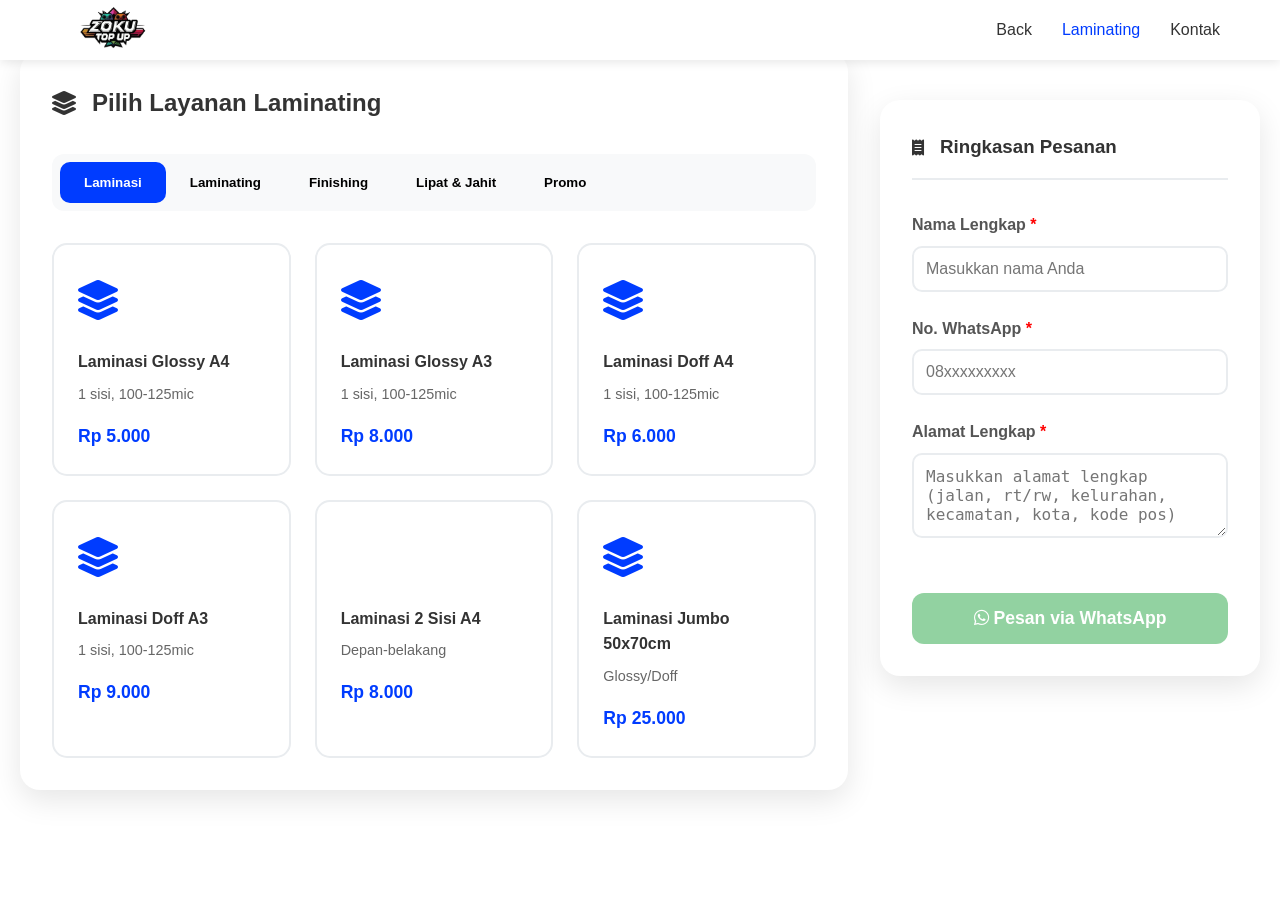
<file: laminating.html>
<!DOCTYPE html>
<html lang="id">
<head>
    <meta charset="UTF-8">
    <meta name="viewport" content="width=device-width, initial-scale=1.0">
    <title>Zoku TopUp - Laminating</title>
    <link rel="icon" href="removal zoku.png" type="image/png">
    <link href="https://cdnjs.cloudflare.com/ajax/libs/font-awesome/6.0.0/css/all.min.css" rel="stylesheet">
    <style>
        * {
            margin: 0;
            padding: 0;
            box-sizing: border-box;
        }

        body {
            font-family: 'Segoe UI', Tahoma, Geneva, Verdana, sans-serif;
            line-height: 1.6;
            color: #333;
            background: #ffffff;
        }

        .container {
            max-width: 1400px;
            margin: 0 auto;
            padding: 20px;
        }

        .navbar {
            background: #fff;
            box-shadow: 0 2px 10px rgba(0,0,0,0.1);
            position: fixed;
            top: 0;
            width: 100%;
            z-index: 1000;
        }

        .nav-container {
            max-width: 1200px;
            margin: 0 auto;
            display: flex;
            align-items: center;
            justify-content: space-between;
            height: 60px;
            padding: 0 20px;
        }

        .logo h2 {
            background: var(--primary);
            -webkit-background-clip: text;
            -webkit-text-fill-color: transparent;
            background-clip: text;
            font-size: 1.8rem;
            font-weight: 800;
        }

        .logo-img {
            mix-blend-mode: multiply;
            height: 60px;
            width: auto;
        }

        .nav-menu {
            display: flex;
            list-style: none;
            gap: 30px;
        }

        .nav-link {
            text-decoration: none;
            color: #333;
            font-weight: 500;
            transition: color 0.3s;
        }

        .nav-link:hover,
        .nav-link.active {
            color: #003cff;
        }

        .hamburger {
            display: none;
            flex-direction: column;
            cursor: pointer;
        }

        .hamburger span {
            width: 25px;
            height: 3px;
            background: #333;
            margin: 3px 0;
            transition: 0.3s;
        }

        .main-content {
            display: grid;
            grid-template-columns: 1fr 380px;
            gap: 2rem;
            margin-top: 2rem;
        }

        .catalog {
            background: white;
            border-radius: 20px;
            padding: 2rem;
            box-shadow: 0 10px 30px rgba(0,0,0,0.1);
            height: fit-content;
        }

        .catalog h2 {
            margin-bottom: 2rem;
            color: #333;
            display: flex;
            align-items: center;
            gap: 1rem;
        }

        .category-tabs {
            display: flex;
            background: #f8f9fa;
            border-radius: 12px;
            padding: 0.5rem;
            margin-bottom: 2rem;
            overflow-x: auto;
        }

        .tab-btn {
            padding: 0.8rem 1.5rem;
            border: none;
            background: none;
            border-radius: 10px;
            cursor: pointer;
            font-weight: 600;
            transition: all 0.3s;
            white-space: nowrap;
        }

        .tab-btn.active {
            background: #003cff;
            color: white;
        }

        .products-grid {
            display: grid;
            grid-template-columns: repeat(auto-fill, minmax(200px, 1fr));
            gap: 1.5rem;
        }

        .product-card {
            border: 2px solid #e9ecef;
            border-radius: 15px;
            padding: 1.5rem;
            cursor: pointer;
            transition: all 0.3s;
            position: relative;
            overflow: hidden;
        }

        .product-card:hover, .product-card.selected {
            border-color: #667eea;
            box-shadow: 0 10px 30px rgba(102, 126, 234, 0.2);
            transform: translateY(-5px);
        }

        .product-card.selected::before {
            content: '✓';
            position: absolute;
            top: 1rem;
            right: 1rem;
            width: 25px;
            height: 25px;
            background: #28a745;
            border-radius: 50%;
            display: flex;
            align-items: center;
            justify-content: center;
            color: white;
            font-size: 0.8rem;
            font-weight: bold;
        }

        .product-icon {
            font-size: 2.5rem;
            color: #003cff;
            margin-bottom: 1rem;
        }

        .product-name {
            font-weight: 700;
            margin-bottom: 0.5rem;
            color: #333;
        }

        .product-desc {
            color: #666;
            font-size: 0.9rem;
            margin-bottom: 1rem;
        }

        .order-summary {
            background: white;
            border-radius: 20px;
            padding: 2rem;
            box-shadow: 0 10px 30px rgba(0,0,0,0.1);
            height: fit-content;
            position: sticky;
            top: 100px;
        }

        .summary-header {
            display: flex;
            align-items: center;
            gap: 1rem;
            margin-bottom: 2rem;
            padding-bottom: 1rem;
            border-bottom: 2px solid #e9ecef;
        }

        .customer-info {
            margin-bottom: 2rem;
        }

        .form-group {
            margin-bottom: 1.5rem;
        }

        label {
            display: block;
            margin-bottom: 0.5rem;
            font-weight: 600;
            color: #555;
        }

        input, select, textarea {
            width: 100%;
            padding: 12px;
            border: 2px solid #e9ecef;
            border-radius: 10px;
            font-size: 1rem;
            transition: all 0.3s;
        }

        input:focus, select:focus, textarea:focus {
            outline: none;
            border-color: #667eea;
        }

        .quantity-group {
            display: flex;
            gap: 0.5rem;
            align-items: center;
        }

        .qty-btn {
            width: 40px;
            height: 40px;
            border: 2px solid #e9ecef;
            background: white;
            border-radius: 8px;
            cursor: pointer;
            font-size: 1.2rem;
            display: flex;
            align-items: center;
            justify-content: center;
        }

        .qty-btn:hover {
            border-color: #003cff;
            color: #003cff;
        }

        .qty-input {
            width: 70px;
            text-align: center;
        }

        .total-section {
            background: #eff6ff;
            color: #333;
            padding: 1.5rem;
            border-radius: 15px;
            margin: 2rem 0;
        }

        .total-item {
            display: flex;
            justify-content: space-between;
            margin-bottom: 0.8rem;
            font-size: 1.1rem;
        }

        .total-final {
            font-size: 1.8rem;
            font-weight: bold;
            border-top: 2px solid rgba(255,255,255,0.3);
            padding-top: 1rem;
            margin-top: 1rem;
        }

        .btn {
            width: 100%;
            padding: 15px;
            border: none;
            border-radius: 12px;
            font-size: 1.1rem;
            font-weight: 600;
            cursor: pointer;
            transition: all 0.3s;
            margin-top: 1rem;
        }

        .btn-primary {
            background: #28a745;
            color: white;
        }

        .btn-primary:hover:not(:disabled) {
            transform: translateY(-2px);
            box-shadow: 0 10px 25px rgba(0, 60, 255, 0.4);
        }

        .btn-primary:disabled {
            opacity: 0.5;
            cursor: not-allowed;
        }

        .no-product {
            text-align: center;
            color: #999;
            padding: 3rem;
            font-size: 1.1rem;
        }

        .success-message {
            background: #d4edda;
            color: #155724;
            padding: 1rem;
            border-radius: 10px;
            margin-top: 1rem;
            display: none;
            text-align: center;
            font-weight: 600;
        }

        .error-message {
            background: #f8d7da;
            color: #721c24;
            padding: 0.5rem;
            border-radius: 8px;
            margin-top: 0.5rem;
            font-size: 0.85rem;
            display: none;
        }

        @media (max-width: 768px) {
            .main-content {
                grid-template-columns: 1fr;
            }
            
            .order-summary {
                position: static;
            }
        }
    </style>
</head>
<body>
    <nav class="navbar">
        <div class="nav-container">
            <div class="nav-logo">
               <div class="logo">
                    <h2> <img src="zoku rev.png" alt="Logo" class="logo-img" style="margin-top: 10px;"></h2>
                </div>
            </div>
            <ul class="nav-menu">
                <li class="nav-item">
                    <a onclick="history.back()" class="nav-link">Back</a>
                </li>
                <li class="nav-item">
                    <a href="laminating.html" class="nav-link active">Laminating</a>
                </li>
                <li class="nav-item">
                    <a href="#" class="nav-link">Kontak</a>
                </li>
            </ul>
            <div class="hamburger">
                <span></span>
                <span></span>
                <span></span>
            </div>
        </div>
    </nav>

    <div class="container">
        <div class="main-content">
            <!-- Product Catalog -->
            <div class="catalog">
                <h2>
                    <i class="fas fa-layer-group"></i>
                    Pilih Layanan Laminating
                </h2>

                <div class="category-tabs">
                    <button class="tab-btn active" data-category="laminasi">Laminasi</button>
                    <button class="tab-btn" data-category="laminating">Laminating</button>
                    <button class="tab-btn" data-category="finishing">Finishing</button>
                    <!-- <button class="tab-btn" data-category="potong">Potong Laser</button> -->
                    <button class="tab-btn" data-category="lipat">Lipat & Jahit</button>
                    <!-- <button class="tab-btn" data-category="id-card">ID Card</button> -->
                    <button class="tab-btn" data-category="promo">Promo</button>
                </div>

                <div class="products-grid" id="productsGrid">
                    <!-- Products akan dimuat via JS -->
                </div>
            </div>

            <!-- Order Summary -->
            <div class="order-summary">
                <div class="summary-header">
                    <i class="fas fa-receipt"></i>
                    <h3>Ringkasan Pesanan</h3>
                </div>

                <div class="customer-info">
                    <div class="form-group">
                        <label>Nama Lengkap <span style="color: red;">*</span></label>
                        <input type="text" id="customerName" placeholder="Masukkan nama Anda" required>
                    </div>
                    <div class="form-group">
                        <label>No. WhatsApp <span style="color: red;">*</span></label>
                        <input type="tel" id="whatsapp" placeholder="08xxxxxxxxx" required>
                    </div>
                    <div class="form-group">
                        <label>Alamat Lengkap <span style="color: red;">*</span></label>
                        <textarea rows="3" id="address" placeholder="Masukkan alamat lengkap (jalan, rt/rw, kelurahan, kecamatan, kota, kode pos)" required></textarea>
                    </div>
                </div>

                <div id="selectedProductInfo" style="display: none;">
                    <div class="form-group">
                        <label>Produk Terpilih</label>
                        <div style="padding: 1rem; background: #f8f9fa; border-radius: 10px;">
                            <strong id="productName"></strong><br>
                            <small id="productDesc"></small>
                        </div>
                    </div>

                    <div class="form-group">
                        <label>Jumlah <span style="color: red;">*</span></label>
                        <div class="quantity-group">
                            <button type="button" class="qty-btn" id="qtyMinus">-</button>
                            <input type="number" class="qty-input" id="quantity" value="1" min="1">
                            <button type="button" class="qty-btn" id="qtyPlus">+</button>
                        </div>
                    </div>

                    <div class="form-group">
                        <label>Ukuran (cm) <span style="color: red;">*</span></label>
                        <input type="text" id="size" placeholder="Contoh: 21x29.7 (A4) atau 30x40">
                    </div>

                    <div class="form-group">
                        <label>Keterangan</label>
                        <textarea rows="3" id="notes" placeholder="Jenis kertas, jumlah lembar, dll..."></textarea>
                    </div>
                </div>

                <div class="total-section" id="totalSection" style="display: none;">
                    <div class="total-item">
                        <span>Harga Satuan</span>
                        <span id="pricePerUnit">Rp 0</span>
                    </div>
                    <div class="total-item">
                        <span>Jumlah</span>
                        <span id="qtyDisplay">0</span>
                    </div>
                    <div class="total-final">
                        Total Bayar: <span id="totalAmount">Rp 0</span>
                    </div>
                </div>

                <button type="submit" class="btn btn-primary" id="orderBtn" disabled>
                    <i class="fab fa-whatsapp"></i> Pesan via WhatsApp
                </button>

                <div class="success-message" id="successMessage">
                    <i class="fas fa-check-circle"></i> Pesanan berhasil disimpan ke sistem!
                </div>
            </div>
        </div>
    </div>

    <script>
        // Data Produk Laminating & Finishing
        const productsData = {
            laminasi: [
                { id: 'laminasi-glossy-a4', name: 'Laminasi Glossy A4', desc: '1 sisi, 100-125mic', price: 5000, icon: 'fas fa-layer-group' },
                { id: 'laminasi-glossy-a3', name: 'Laminasi Glossy A3', desc: '1 sisi, 100-125mic', price: 8000, icon: 'fas fa-layer-group' },
                { id: 'laminasi-doff-a4', name: 'Laminasi Doff A4', desc: '1 sisi, 100-125mic', price: 6000, icon: 'fas fa-layer-group' },
                { id: 'laminasi-doff-a3', name: 'Laminasi Doff A3', desc: '1 sisi, 100-125mic', price: 9000, icon: 'fas fa-layer-group' },
                { id: 'laminasi-2sisi-a4', name: 'Laminasi 2 Sisi A4', desc: 'Depan-belakang', price: 8000, icon: 'fas fa-layers' },
                { id: 'laminasi-jumbo', name: 'Laminasi Jumbo 50x70cm', desc: 'Glossy/Doff', price: 25000, icon: 'fas fa-layer-group' }
            ],
            laminating: [
                {id: 'laminating-f4', name: 'Laminating F4', desc: '1 lembar laminating', price: 6000, icon: ''},
                {id: 'laminating-idcard', name: 'Laminating Card', desc: 'Laminating KTP/ID CARD 1pcs', price: 2500, icon: ''},
                {id: ''}
            ],
            finishing: [
                { id: 'emboss', name: 'Hotprint/Emboss', desc: '1 sisi A4', price: 3000, icon: 'fas fa-stamp' },
                { id: 'perforasi', name: 'Perforasi', desc: 'Garis potong A4', price: 2000, icon: 'fas fa-cut' },
                { id: 'rounding', name: 'Sudut Rounding', desc: '4 sudut A4', price: 2500, icon: 'fas fa-circle' },
                { id: 'pell-off', name: 'Stiker Pell Off', desc: 'A4 glossy', price: 7000, icon: 'fas fa-sticky-note' },
                { id: 'uv-spot', name: 'UV Spot 10x10cm', desc: 'Laminasi + UV', price: 15000, icon: 'fas fa-magic' }
            ],
            potong: [
                { id: 'laser-a4', name: 'Potong Laser A4', desc: 'Kayu/MDF 3mm', price: 35000, icon: 'fas fa-cut' },
                { id: 'cnc-akrilik', name: 'CNC Akrilik 3mm', desc: 'Ukuran custom', price: 45000, icon: 'fas fa-industry' },
                { id: 'potong-stiker', name: 'Potong Stiker Kontur', desc: 'Vinyl custom', price: 12000, icon: 'fas fa-scissors' },
                { id: 'diecut-kraft', name: 'Diecut Kraft Paper', desc: 'A5 custom shape', price: 8000, icon: 'fas fa-cut' }
            ],
            'lipat': [
                { id: 'lipat-brochure', name: 'Lipat Brosur A4', desc: '2 lipatan', price: 1500, icon: 'fas fa-file-folded' },
                { id: 'jahit-saddle', name: 'Jahit Kawat A4', desc: '16 halaman', price: 5000, icon: 'fas fa-book-open' },
                { id: 'lipat-map', name: 'Lipat Map A3', desc: 'Map folder', price: 3000, icon: 'fas fa-folder-open' },
                { id: 'origami', name: 'Origami Custom', desc: 'Lipatan khusus', price: 10000, icon: 'fas fa-cube' }
            ],
            'id-card': [
                { id: 'card-pvc1', name: 'ID Card PVC', desc: 'Standard kartu ATM', price: 10000, icon: 'fas fa-id-card' }
            ],
            promo: [
                { id: 'laminasi-combo', name: 'Combo Laminasi 50pcs', desc: 'A4 Glossy Diskon 15%', price: 200000, icon: 'fas fa-percent' },
                { id: 'finishing-id', name: 'Paket ID Card', desc: 'Laminasi + Rounding', price: 12000, icon: 'fas fa-id-card' },
                { id: 'finishing-id10pcs', name: 'Paket ID Card 10pcs', desc: 'Laminasi + Rounding 10pcs', price: 120000, icon: 'fas fa-id-card' },
                { id: 'brosur-paket', name: 'Paket Brosur', desc: 'Lipat + Laminasi A4', price: 25000, icon: 'fas fa-gift' }
            ]
        };

        let selectedProduct = null;
        let currentCategory = 'laminasi';

        // Initialize
        function init() {
            renderProducts('laminasi');
            setupEventListeners();
            validateForm();
        }

        // Render Products
        function renderProducts(category) {
            const grid = document.getElementById('productsGrid');
            const products = productsData[category] || [];
            
            if (products.length === 0) {
                grid.innerHTML = '<div class="no-product">Tidak ada produk dalam kategori ini</div>';
                return;
            }
            
            grid.innerHTML = products.map(product => `
                <div class="product-card ${selectedProduct?.id === product.id ? 'selected' : ''}" 
                     data-product='${JSON.stringify(product).replace(/'/g, "&#39;")}'>
                    <div class="product-icon">
                        <i class="${product.icon}"></i>
                    </div>
                    <div class="product-name">${escapeHtml(product.name)}</div>
                    <div class="product-desc">${escapeHtml(product.desc)}</div>
                    <div style="font-weight: bold; color: #003cff; font-size: 1.1rem; margin-top: 0.5rem;">
                        Rp ${formatRupiah(product.price)}
                    </div>
                </div>
            `).join('');
            
            // Reattach click events
            document.querySelectorAll('.product-card').forEach(card => {
                card.addEventListener('click', (e) => {
                    e.stopPropagation();
                    const productData = JSON.parse(card.dataset.product);
                    selectProduct(productData);
                });
            });
        }

        // Escape HTML to prevent XSS
        function escapeHtml(text) {
            const div = document.createElement('div');
            div.textContent = text;
            return div.innerHTML;
        }

        // Event Listeners
        function setupEventListeners() {
            // Category Tabs
            document.querySelectorAll('.tab-btn').forEach(btn => {
                btn.addEventListener('click', (e) => {
                    document.querySelectorAll('.tab-btn').forEach(b => b.classList.remove('active'));
                    e.target.classList.add('active');
                    currentCategory = e.target.dataset.category;
                    renderProducts(currentCategory);
                });
            });

            // Quantity Controls
            const qtyMinus = document.getElementById('qtyMinus');
            const qtyPlus = document.getElementById('qtyPlus');
            const quantityInput = document.getElementById('quantity');
            
            if (qtyMinus) {
                qtyMinus.addEventListener('click', () => {
                    let qty = parseInt(quantityInput.value) || 1;
                    if (qty > 1) {
                        quantityInput.value = qty - 1;
                        calculateTotal();
                        validateForm();
                    }
                });
            }

            if (qtyPlus) {
                qtyPlus.addEventListener('click', () => {
                    let qty = parseInt(quantityInput.value) || 1;
                    quantityInput.value = qty + 1;
                    calculateTotal();
                    validateForm();
                });
            }

            if (quantityInput) {
                quantityInput.addEventListener('input', () => {
                    calculateTotal();
                    validateForm();
                });
            }

            // Form inputs validation
            const customerName = document.getElementById('customerName');
            const whatsapp = document.getElementById('whatsapp');
            const address = document.getElementById('address');
            const size = document.getElementById('size');
            
            if (customerName) customerName.addEventListener('input', () => validateForm());
            if (whatsapp) whatsapp.addEventListener('input', () => validateForm());
            if (address) address.addEventListener('input', () => validateForm());
            if (size) size.addEventListener('input', () => validateForm());

            // Order Button
            const orderBtn = document.getElementById('orderBtn');
            if (orderBtn) orderBtn.addEventListener('click', placeOrder);
        }

        // Select Product
        function selectProduct(product) {
            selectedProduct = product;
            
            // Update UI
            document.getElementById('productName').textContent = product.name;
            document.getElementById('productDesc').textContent = product.desc;
            document.getElementById('selectedProductInfo').style.display = 'block';
            
            // Update product cards highlight
            document.querySelectorAll('.product-card').forEach(card => {
                const cardProduct = JSON.parse(card.dataset.product);
                if (cardProduct.id === product.id) {
                    card.classList.add('selected');
                } else {
                    card.classList.remove('selected');
                }
            });
            
            // Reset quantity
            document.getElementById('quantity').value = 1;
            calculateTotal();
            validateForm();
            
            // Scroll ke ringkasan pesanan
            document.querySelector('.order-summary').scrollIntoView({ behavior: 'smooth', block: 'start' });
        }

        // Calculate Total
        function calculateTotal() {
            if (!selectedProduct) {
                document.getElementById('totalSection').style.display = 'none';
                return;
            }

            const pricePerUnit = selectedProduct.price;
            let quantity = parseInt(document.getElementById('quantity').value) || 1;
            if (quantity < 1) quantity = 1;
            
            const total = pricePerUnit * quantity;

            document.getElementById('pricePerUnit').textContent = formatRupiah(pricePerUnit);
            document.getElementById('qtyDisplay').textContent = quantity;
            document.getElementById('totalAmount').textContent = formatRupiah(total);
            
            document.getElementById('totalSection').style.display = 'block';
        }

        // Validasi Form - Memeriksa semua field yang diperlukan
        function validateForm() {
            const name = document.getElementById('customerName')?.value.trim() || '';
            const whatsapp = document.getElementById('whatsapp')?.value.trim() || '';
            const address = document.getElementById('address')?.value.trim() || '';
            const size = document.getElementById('size')?.value.trim() || '';
            const hasProduct = selectedProduct !== null;
            
            // Validasi WhatsApp minimal 10 digit
            const isValidWhatsapp = whatsapp.length >= 10 && /^[0-9]+$/.test(whatsapp);
            
            // Semua kondisi harus terpenuhi
            const isValid = hasProduct && 
                           name !== '' && 
                           isValidWhatsapp && 
                           address !== '' &&
                           size !== '';
            
            const orderBtn = document.getElementById('orderBtn');
            if (orderBtn) {
                orderBtn.disabled = !isValid;
            }
            
            // Optional: Tampilkan pesan error jika ada field yang kosong
            return isValid;
        }

        // PLACE ORDER
        function placeOrder() {
            if (!validateForm()) {
                alert('Mohon lengkapi semua data yang diperlukan:\n- Nama lengkap\n- No. WhatsApp (minimal 10 digit)\n- Alamat lengkap\n- Ukuran\n- Pilih produk');
                return;
            }
            
            if (!selectedProduct) {
                alert('Silakan pilih produk terlebih dahulu');
                return;
            }

            const orderData = {
                id: Date.now(),
                customerName: document.getElementById('customerName').value.trim(),
                whatsapp: document.getElementById('whatsapp').value.trim(),
                address: document.getElementById('address').value.trim(),
                product: selectedProduct.name,
                desc: selectedProduct.desc,
                quantity: document.getElementById('quantity').value,
                size: document.getElementById('size').value.trim(),
                notes: document.getElementById('notes').value || '-',
                total: document.getElementById('totalAmount').textContent,
                pricePerUnit: selectedProduct.price,
                status: 'new',
                timestamp: new Date().toISOString()
            };

            saveOrderToStorage(orderData);

           // Format ID pendek (6 digit terakhir) — SAMA dengan yang tampil di admin
            const shortId = String(orderData.id).slice(-6);
            
            const message = `*PESANAN LAMINASI ZOKU*%0A%0A` +
                `*ID Pesanan: #${shortId}*%0A%0A` +
                `*Data Pelanggan*%0A` +
                `Nama: ${orderData.customerName}%0A` +
                `WhatsApp: ${orderData.whatsapp}%0A` +
                `Alamat: ${orderData.address}%0A%0A` +
                `*Detail Pesanan*%0A` +
                `Layanan: ${orderData.product}%0A` +
                `Spesifikasi: ${orderData.desc}%0A` +
                `Jumlah: ${orderData.quantity}%0A` +
                `Ukuran: ${orderData.size}%0A` +
                `Catatan: ${orderData.notes}%0A` +
                `Total: Rp ${orderData.total}%0A%0A` +
                `Mohon konfirmasi pesanan *#${shortId}* ya!%0A` +
                `_Siap dikerjakan!_`;

            const whatsappUrl = `https://wa.me/6282164960213?text=${message}`;
            window.open(whatsappUrl, '_blank');
            
            showSuccess();
            resetForm();
        }

        function saveOrderToStorage(order) {
            try {
                const orders = JSON.parse(localStorage.getItem('laminasi_orders')) || [];
                orders.unshift(order);
                localStorage.setItem('laminasi_orders', JSON.stringify(orders));
                console.log('Order saved:', order);
            } catch (e) {
                console.error('Failed to save order:', e);
            }
        }

        function showSuccess() {
            const successMsg = document.getElementById('successMessage');
            successMsg.style.display = 'block';
            successMsg.scrollIntoView({ behavior: 'smooth' });
            setTimeout(() => {
                successMsg.style.display = 'none';
            }, 5000);
        }

        function resetForm() {
            document.getElementById('customerName').value = '';
            document.getElementById('whatsapp').value = '';
            document.getElementById('address').value = '';
            document.getElementById('quantity').value = 1;
            document.getElementById('size').value = '';
            document.getElementById('notes').value = '';
            
            selectedProduct = null;
            document.getElementById('selectedProductInfo').style.display = 'none';
            document.getElementById('totalSection').style.display = 'none';
            document.getElementById('orderBtn').disabled = true;
            
            // Reset product highlights
            document.querySelectorAll('.product-card').forEach(card => {
                card.classList.remove('selected');
            });
        }

        function formatRupiah(amount) {
            return new Intl.NumberFormat('id-ID').format(amount);
        }

        // Start the app
        init();
    </script>
</body>
</html>
</file>
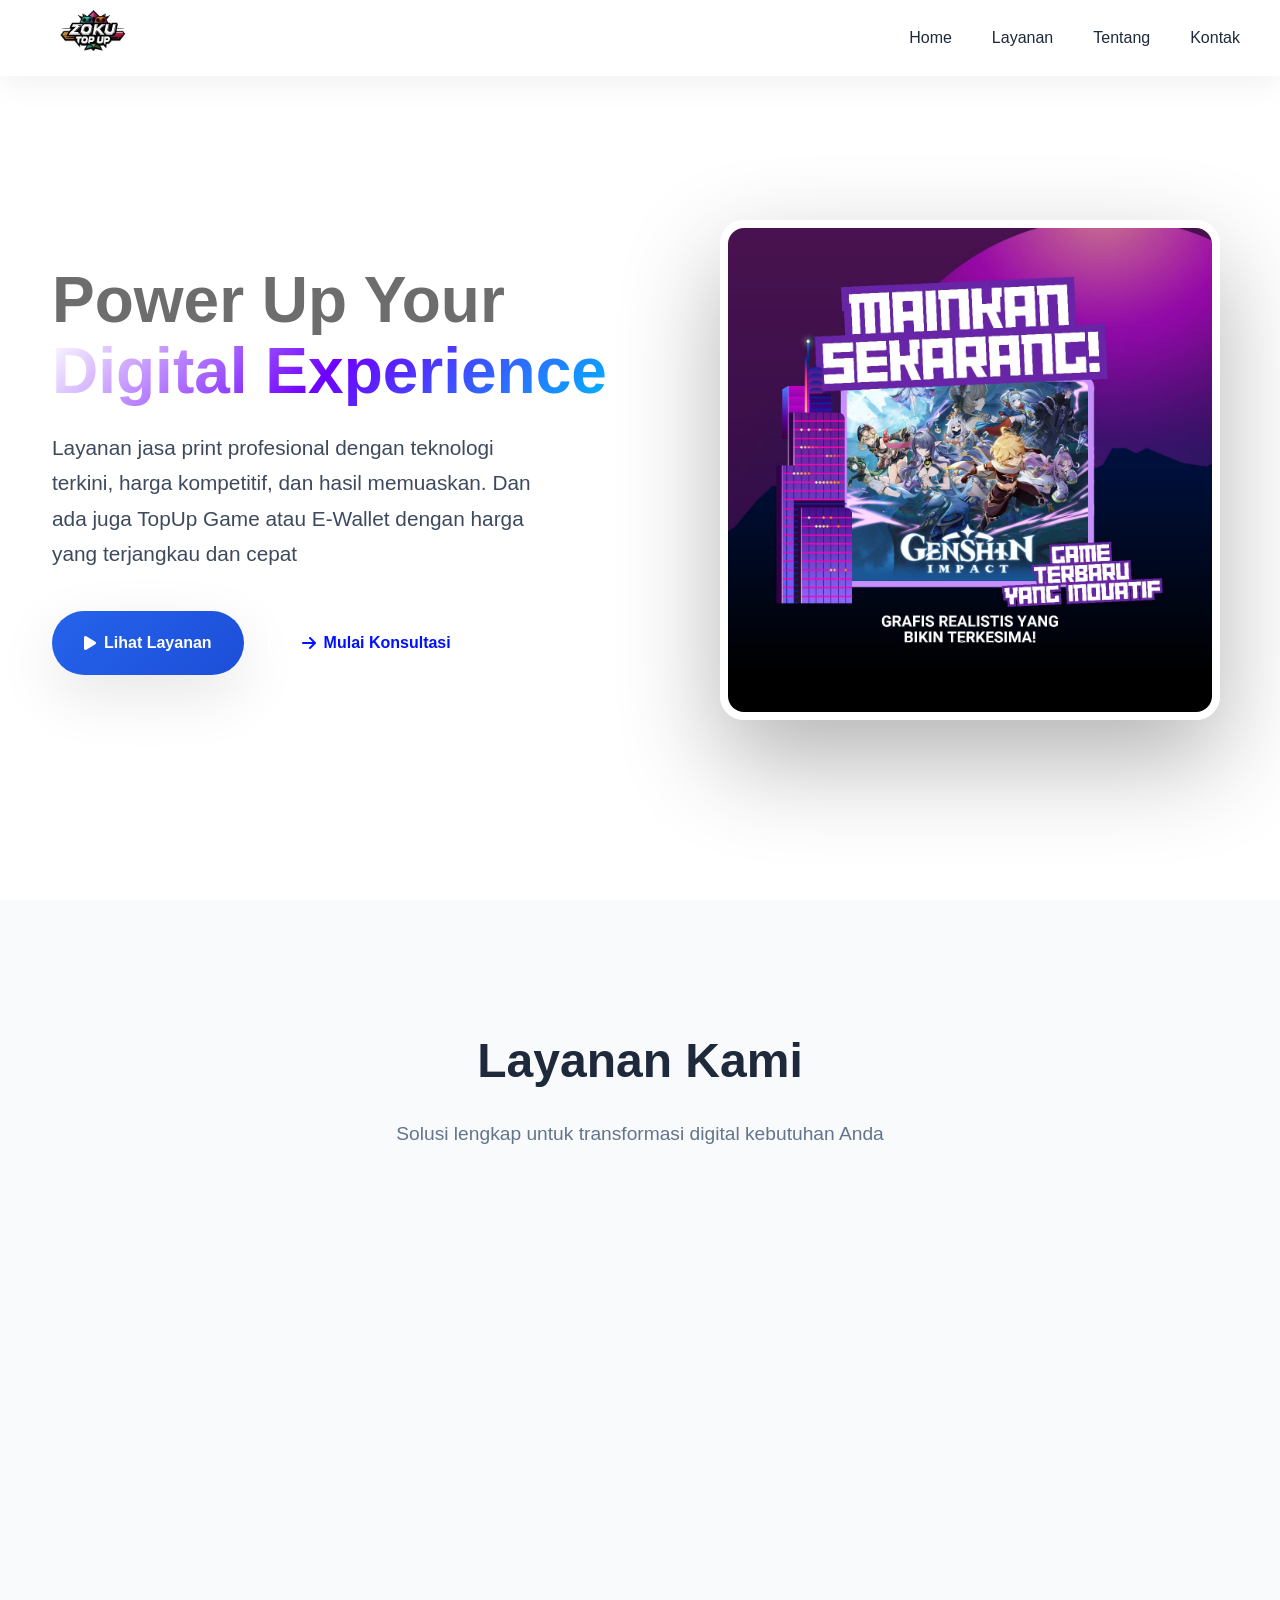
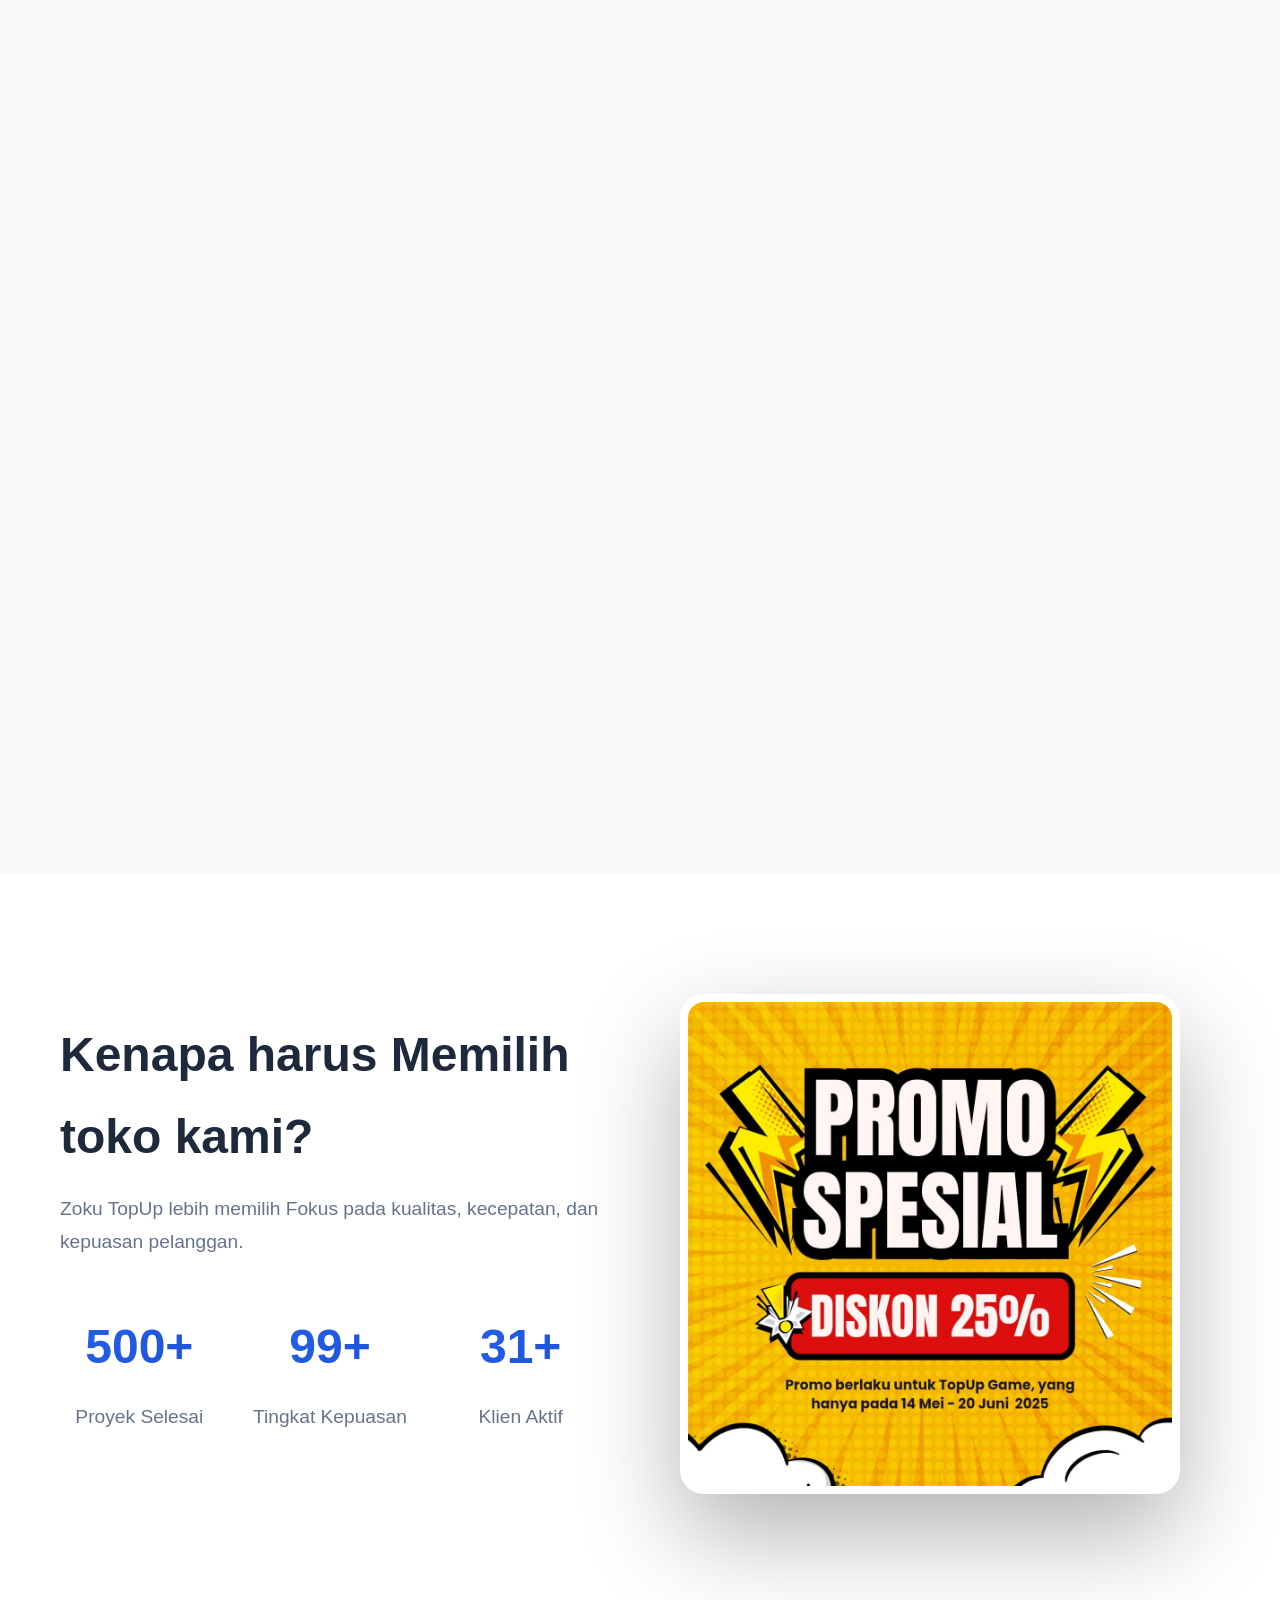
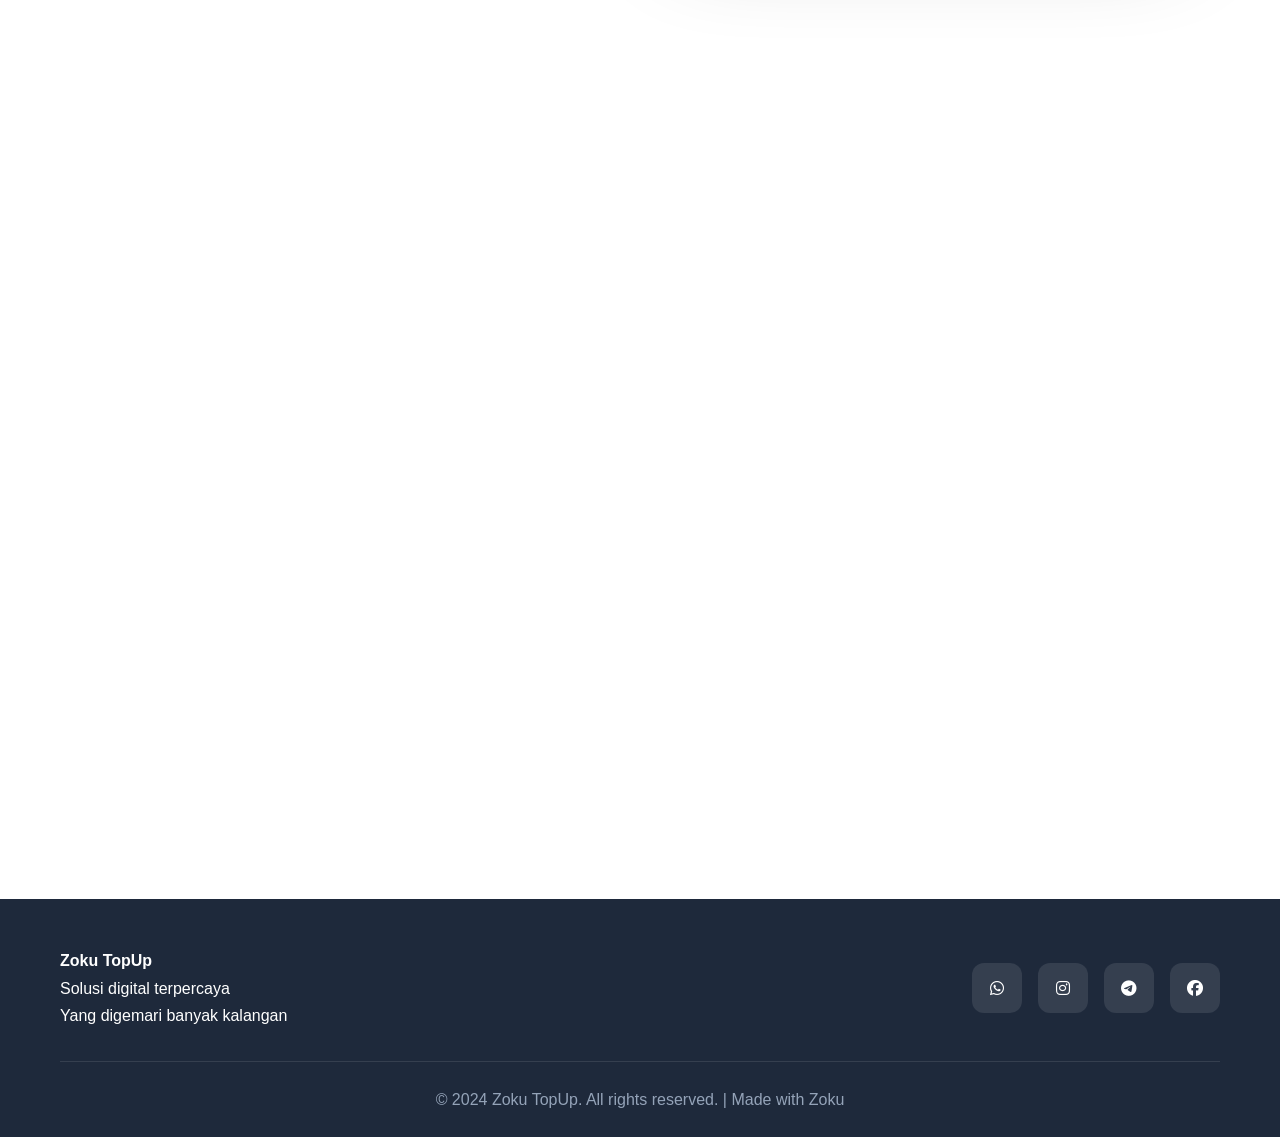
<file: layanan.html>
<!DOCTYPE html>
<html lang="id">
<head>
    <meta charset="UTF-8">
    <meta name="viewport" content="width=device-width, initial-scale=1.0">
    <title>Zoku TopUp - Solusi Digital Terpercaya</title>
    <link rel="stylesheet" href="layanan.css">
    <link href="https://cdnjs.cloudflare.com/ajax/libs/font-awesome/6.4.0/css/all.min.css" rel="stylesheet">
</head>
<body class="content-hidden">
    <!-- PRELOADER ANIMASI -->
    <div class="preloader" id="preloader">
        <div class="loader-container">
            <div class="loader-logo">
                <i class="fas fa-rocket"></i>
            </div>
            <div class="loader-text">
                <span class="loading-text">Memuat Data</span>
                <span class="loading-dots">...</span>
            </div>
            <div class="progress-container">
                <div class="progress-bar">
                    <div class="progress-fill"></div>
                </div>
            </div>
            <div class="loading-dots-container">
                <div class="dot"></div>
                <div class="dot"></div>
                <div class="dot"></div>
            </div>
        </div>
    </div>

    <!-- <div class="float-wa" onclick="window.open('https://wa.me/6282164960213', '_blank')">
    <i class="fab fa-whatsapp" style="color: white; font-size: 1.5rem;"></i>
</div>
<div class="float-help" onclick="showHelp()">
    <i class="fas fa-headset" style="color: white; font-size: 1.2rem;"></i> -->

    <!-- HEADER -->
    <header class="header">
        <nav class="navbar">
            <div class="nav-container">
                <div class="logo">
                    <h2> <img src="zoku rev.png" alt="Logo" class="logo-img"></h2>
                </div>
                <ul class="nav-menu">
                    <li><a href="#home">Home</a></li>
                    <li><a href="#layanan">Layanan</a></li>
                    <li><a href="#tentang">Tentang</a></li>
                    <li><a href="#kontak">Kontak</a></li>
                </ul>
                <div class="hamburger">
                    <span></span>
                    <span></span>
                    <span></span>
                </div>
            </div>
        </nav>
    </header>

    <!-- HERO SECTION -->
    <section id="home" class="hero">
        <div class="hero-content">
            <h1 class="hero-title">
                Power Up Your
                <span class="hero-gradient">Digital Experience</span>
                
            </h1>
            <p class="hero-subtitle">Layanan jasa print profesional dengan teknologi terkini, harga kompetitif, dan hasil memuaskan. Dan ada juga TopUp Game atau E-Wallet dengan harga yang terjangkau dan cepat</p>
            <div class="hero-buttons">
                <a href="#layanan" class="btn btn-primary">
                    <i class="fas fa-play"></i> Lihat Layanan
                </a>
                <a href="#kontak" class="btn btn-secondary">
                    <i class="fas fa-arrow-right"></i> Mulai Konsultasi
                </a>
            </div>
        </div>
        <div class="hero-image">
            <!-- <div class="floating-icons">
                <i class="fab fa-react"></i>
                <i class="fas fa-mobile-alt"></i>
                <i class="fas fa-chart-line"></i>
                <i class="fas fa-database"></i>
            </div> -->
            <img src="gs logo bg.jpeg" alt="Logo" class="photo-img">
        </div>
    </section>

    <!-- LAYANAN SECTION -->
    <section id="layanan" class="layanan">
        <div class="container">
            <div class="section-header">
                <h2 class="section-title">Layanan Kami</h2>
                <p class="section-subtitle">Solusi lengkap untuk transformasi digital kebutuhan Anda</p>
            </div>
            <div class="layanan-grid">
                <div class="layanan-card featured">
                    <div class="featured-badge">Populer</div>
                    <div class="card-icon">
                        <i class="fas fa-file-alt"></i>
                    </div>
                    <h3>Jasa Print</h3>
                    <p>menggunakan alat canggih dan modern, harga terjangkau, dan warnanya sangat tajam.</p>
                    <div class="card-features">
                        <span>print <i class="fas fa-check"></i></span>
                        <span>fotocopy <i class="fas fa-check"></i></span>
                        <span>art paper <i class="fas fa-check"></i></span>
                    </div>
                    <!-- <div class="card-price"><span></span></div> -->
                    <a href="print.html" class="card-btn">Pesan Sekarang</a>
                </div>
                <div class="layanan-card">
                    <!-- <div class="featured-badge">Populer</div> -->
                    <div class="card-icon">
                        <i class="fa-solid fa-gun"></i>
                    </div>
                    <h3>TopUp Game</h3>
                    <p>TopUp dengan harga terjangkau, dan banyak bonus lainnya, app premium dengan harga MURAHHHHH</p>
                    <div class="card-features">
                        <span>TopUp Game<i class="fas fa-check"></i></span>
                        <span>Voucher Game<i class="fas fa-check"></i></span>
                        <span>App Premium<i class="fas fa-check"></i></span>
                    </div>
                    <!-- <div class="card-price">Rp 8.000.000 <span>/project</span></div> -->
                    <a href="error.html" class="card-btn">Pesan Sekarang</a>
                </div>
                <div class="layanan-card">
                    <div class="card-icon">
                        <i class="fas fa-print"></i>
                    </div>
                    <h3>laminating</h3>
                    <p>Laminating dengan harga terjangkau, tidak ada gelembung atau menonjol, dan laminating yang sangat rapi</p>
                    <div class="card-features">
                        <span>Berkas <i class="fas fa-check"></i></span>
                        <span>Brosur <i class="fas fa-check"></i></span>
                        <span>KTP/card <i class="fas fa-check"></i></span>
                    </div>
                    <!-- <div class="card-price">Rp 3.000.000 <span>/bulan</span></div> -->
                    <a href="laminating.html" class="card-btn">Pesan Sekarang</a>
                </div>
                <div class="layanan-card">
                    <div class="card-icon">
                        <i class="fas fa-id-card"></i>
                    </div>
                    <h3>ID Card</h3>
                    <p>Membuat ID card dengan harga minim dan jasa pembuatan desain dari Standard hingga Premium</p>
                    <div class="card-features">
                        <span>Harga terjangkau <i class="fas fa-check"></i></span>
                        <span>Jasa Desain <i class="fas fa-check"></i></span>
                        <span>Bahan Berkualitas <i class="fas fa-check"></i></span>
                    </div>
                    <!-- <div class="card-price">Rp 2.000.000 <span>/bulan</span></div> -->
                    <a href="error.html" class="card-btn">Pesan Sekarang</a>
                </div>
                <div class="layanan-card">
                    <div class="card-icon">
                        <i class="fa-solid fa-car-side"></i>
                    </div>
                    <h3>Diecast</h3>
                    <p>Laminating dengan harga terjangkau, tidak ada gelembung atau menonjol, dan laminating yang sangat rapi</p>
                    <div class="card-features">
                        <span>HotWheels <i class="fas fa-check"></i></span>
                        <span>MiniGT <i class="fas fa-check"></i></span>
                        <span>Tarmac <i class="fas fa-check"></i></span>
                    </div>
                    <!-- <div class="card-price">Rp 3.000.000 <span>/bulan</span></div> -->
                    <a href="diecast market.html" class="card-btn">Pesan Sekarang</a>
                </div>
            </div>
        </div>
    </section>

    <!-- TENTANG SECTION -->
    <section id="tentang" class="tentang">
        <div class="container">
            <div class="tentang-content">
                <div class="tentang-text">
                    <h2 class="section-title">Kenapa harus Memilih toko kami?</h2>
                    <p>Zoku TopUp lebih memilih Fokus pada kualitas, kecepatan, dan kepuasan pelanggan.</p>
                    <div class="stats">
                        <div class="stat">
                            <h3 data-target="500+">500+</h3>
                            <p>Proyek Selesai</p>
                        </div>
                        <div class="stat">
                            <h3 data-target="99+">99+</h3>
                            <p>Tingkat Kepuasan</p>
                        </div>
                        <!-- <div class="stat">
                            <h3 data-target="21+"></h3>
                            <p>Tahun Pengalaman</p>
                        </div> -->
                        <div class="stat">
                            <h3 data-target="32">31+</h3>
                            <p>Klien Aktif</p>
                        </div>
                    </div>
                </div>
                <div class="tentang-image">
                    <!-- <div class="image-placeholder"> -->
                        <img src="diskon.jpeg" alt="Logo" class="imgdiskon">
                    <!-- </div> -->
                </div>
            </div>
        </div>
    </section>

    <!-- KONTAK SECTION -->
    <section id="kontak" class="kontak">
        <div class="container">
            <div class="section-header">
                <h2 class="section-title">Siap Memulai?</h2>
                <p class="section-subtitle">Hubungi kami sekarang untuk konsultasi gratis</p>
            </div>
            <div class="kontak-content">
                <div class="kontak-info">
                    <div class="info-item">
                        <div class="info-icon">
                            <i class="fas fa-phone"></i>
                        </div>
                        <div>
                            <h4>Telepon</h4>
                            <p>+62 821-6496-0213</p>
                        </div>
                    </div>
                    <div class="info-item">
                        <div class="info-icon">
                            <i class="fas fa-envelope"></i>
                        </div>
                        <div>
                            <h4>Email</h4>
                            <p>zokutopup@gmail.com</p>
                        </div>
                    </div>
                    <div class="info-item">
                        <div class="info-icon">
                            <i class="fas fa-map-marker-alt"></i>
                        </div>
                        <div>
                            <h4>Alamat</h4>
                            <p>Jl. Tj. Ledong 21381<br>Sumatra Utara</p>
                        </div>
                    </div>
                </div>
                <form class="kontak-form" id="kontakForm">
                    <div class="form-group">
                        <input type="text" id="nama" placeholder="" required>
                        <label for="nama">Nama Lengkap</label>
                    </div>
                    <div class="form-row">
                        <div class="form-group">
                            <input type="email" id="email" placeholder="" required>
                            <label for="email">Email</label>
                        </div>
                        <div class="form-group">
                            <input type="tel" id="phone" placeholder="">
                            <label for="phone">Telepon</label>
                        </div>
                    </div>
                    <!-- <div class="form-group">
                        <select id="layanan" required>
                            <option value="">Pilih Layanan</option>
                            <option value="web">Web Development</option>
                            <option value="mobile">Mobile App</option>
                            <option value="marketing">Digital Marketing</option>
                            <option value="support">IT Support</option>
                        </select>
                        <label for="layanan">Layanan</label>
                    </div> -->
                    <div class="form-group">
                        <textarea id="pesan" placeholder="" rows="5" required></textarea>
                        <label for="pesan">Pesan</label>
                    </div>
                    <button type="submit" class="btn btn-primary btn-full">
                        <i class="fas fa-paper-plane"></i> Kirim Pesan
                    </button>
                </form>
            </div>
        </div>
    </section>

    <!-- FOOTER -->
    <footer class="footer">
    <div class="container">
        <div class="footer-content">
            <div class="footer-logo">
                <!-- <img src="zoku rev.png" alt="Zoku TopUp Logo" class="logo-footer"> -->
                <div class="footer-brand">
                    <p><strong>Zoku TopUp</strong></p>
                    <p>Solusi digital terpercaya</p>
                    <p>Yang digemari banyak kalangan</p>
                </div>
            </div>
                <div class="footer-social">
                    <a href="https://wa.me/6282164960213" target="_blank" rel="noopener" title="WhatsApp">
                    <i class="fab fa-whatsapp"></i>
                </a>
                <a href="https://www.instagram.com/zokutopup?igsh=Nzc0N2RsbXdvcmFl" target="_blank" rel="noopener" title="Instagram">
                    <i class="fab fa-instagram"></i>
                </a>
                <a href="https://t.me/Zokutopup" target="_blank" rel="noopener" title="Telegram">
                    <i class="fa-brands fa-telegram"></i>
                </a>
                <a href="#" target="_blank" rel="noopener" title="Facebook">
                    <i class="fa-brands fa-facebook"></i>
                </a>
                </div>
            </div>
            <div class="footer-bottom">
                <p>&copy; 2024 Zoku TopUp. All rights reserved. | Made with Zoku</p>
            </div>
        </div>
    </footer>

    <script src="layanan.js"></script>
</body>
</html>
</file>
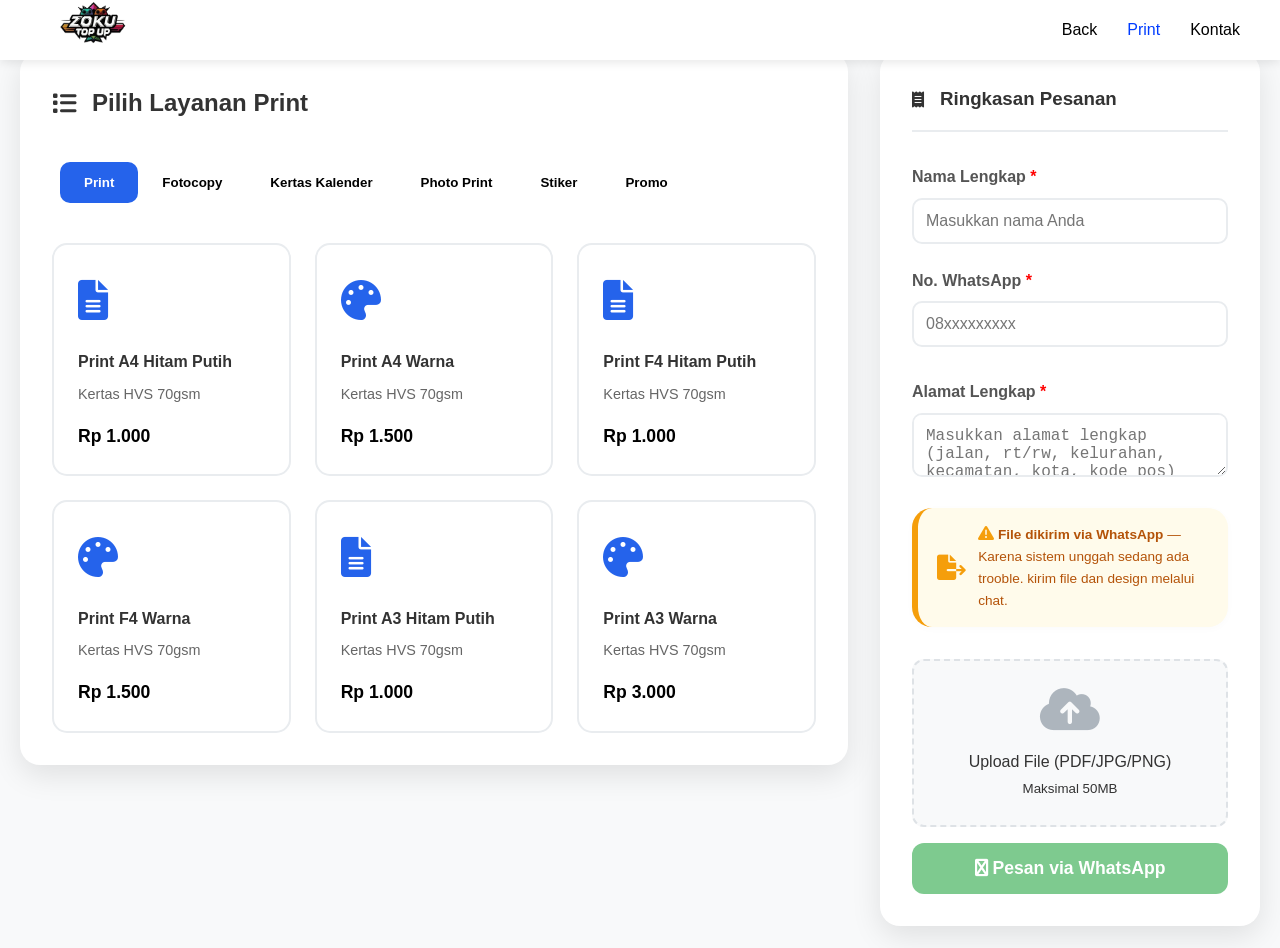
<file: print.html>
<!DOCTYPE html>
<html lang="id">
<head>
    <meta charset="UTF-8">
    <meta name="viewport" content="width=device-width, initial-scale=1.0">
    <title>Zoku TopUp | jasa print</title>
    <link rel="icon" href="zoku rev.png" type="image/png">
    <link href="https://cdnjs.cloudflare.com/ajax/libs/font-awesome/6.0.0/css/all.min.css" rel="stylesheet">
    <style>
        * {
            margin: 0;
            padding: 0;
            box-sizing: border-box;
        }

        body {
            font-family: 'Segoe UI', Tahoma, Geneva, Verdana, sans-serif;
            line-height: 1.6;
            color: #333;
            background: #f8f9fa;
        }

        .container {
            max-width: 1400px;
            margin: 0 auto;
            padding: 20px;
        }

        .navbar {
            background: #fff;
            box-shadow: 0 2px 10px rgba(0,0,0,0.1);
            position: fixed;
            top: 0;
            width: 100%;
            z-index: 1000;
        }

        /* .nav-container {
            max-width: 1200px;
            margin: 0 auto;
            padding: 0 20px;
            display: flex;
            justify-content: space-between;
            align-items: center;
            height: 70px;
        } */

        .nav-container {
            max-width: 1200px;
            margin: 0 auto;
            display: flex;
            align-items: center;
            justify-content: space-between;
            height: 60px; /* Tinggi fixed */
        }

        .logo h2 {
            background: var(--primary);
            -webkit-background-clip: text;
            -webkit-text-fill-color: transparent;
            background-clip: text;
            font-size: 1.8rem;
            font-weight: 800;
        }

        .logo-img {
            mix-blend-mode: multiply;
            height: 60px; /* Atur tinggi logo sesuai kebutuhan */
            width: auto;  /* Menjaga proporsi logo */
            /* Pastikan tidak ada background-color di sini */
        }

        .nav-menu {
            display: flex;
            list-style: none;
            gap: 30px;
        }

        .nav-link {
            text-decoration: none;
            color: rgb(0, 0, 0);
            font-weight: 500;
            transition: color 0.3s;
        }

        .nav-link:hover,
        .nav-link.active {
            color: #003cff;
        }

        .hamburger {
            display: none;
            flex-direction: column;
            cursor: pointer;
        }

        .hamburger span {
            width: 25px;
            height: 3px;
            background: #333;
            margin: 3px 0;
            transition: 0.3s;
        }

        .main-content {
            display: grid;
            grid-template-columns: 1fr 380px;
            gap: 2rem;
            margin-top: 2rem;
        }

        .catalog {
            background: white;
            border-radius: 20px;
            padding: 2rem;
            box-shadow: 0 10px 30px rgba(0,0,0,0.1);
            height: fit-content;
        }

        .catalog h2 {
            margin-bottom: 2rem;
            color: #333;
            display: flex;
            align-items: center;
            gap: 1rem;
        }

        .category-tabs {
            display: flex;
            background: transparent;
            border-radius: 12px;
            padding: 0.5rem;
            margin-bottom: 2rem;
            overflow-x: auto;
        }

        .tab-btn {
            padding: 0.8rem 1.5rem;
            border: none;
            background: none;
            border-radius: 10px;
            cursor: pointer;
            font-weight: 600;
            transition: all 0.3s;
            white-space: nowrap;
        }

        .tab-btn.active {
            background: #2563eb;
            color: white;
        }

        .products-grid {
            display: grid;
            grid-template-columns: repeat(auto-fill, minmax(200px, 1fr));
            gap: 1.5rem;
        }

        .product-card {
            border: 2px solid #e9ecef;
            border-radius: 15px;
            padding: 1.5rem;
            cursor: pointer;
            transition: all 0.3s;
            position: relative;
            overflow: hidden;
        }

        .product-card:hover, .product-card.selected {
            border-color: #667eea;
            box-shadow: 0 10px 30px rgba(102, 126, 234, 0.2);
            transform: translateY(-5px);
        }

        .product-card.selected::before {
            content: '✓';
            position: absolute;
            top: 1rem;
            right: 1rem;
            width: 25px;
            height: 25px;
            background: #28a745;
            border-radius: 50%;
            display: flex;
            align-items: center;
            justify-content: center;
            color: white;
            font-size: 0.8rem;
            font-weight: bold;
        }

        .product-icon {
            font-size: 2.5rem;
            color: #2563eb;
            margin-bottom: 1rem;
        }

        .product-name {
            font-weight: 700;
            margin-bottom: 0.5rem;
            color: #333;
        }

        .product-desc {
            color: #666;
            font-size: 0.9rem;
            margin-bottom: 1rem;
        }

        .order-summary {
            background: white;
            border-radius: 20px;
            padding: 2rem;
            box-shadow: 0 10px 30px rgba(0,0,0,0.1);
            height: fit-content;
            position: sticky;
            top: 100px;
        }

        .summary-header {
            display: flex;
            align-items: center;
            gap: 1rem;
            margin-bottom: 2rem;
            padding-bottom: 1rem;
            border-bottom: 2px solid #e9ecef;
        }

        .customer-info {
            margin-bottom: 2rem;
        }

        .form-group {
            margin-bottom: 1.5rem;
        }

        label {
            display: block;
            margin-bottom: 0.5rem;
            font-weight: 600;
            color: #555;
        }

        input, select, textarea {
            width: 100%;
            padding: 12px;
            border: 2px solid #e9ecef;
            border-radius: 10px;
            font-size: 1rem;
            transition: all 0.3s;
        }

        input:focus, select:focus, textarea:focus {
            outline: none;
            border-color: #667eea;
        }

        .quantity-group {
            display: flex;
            gap: 0.5rem;
            align-items: center;
        }

        .qty-btn {
            width: 40px;
            height: 40px;
            border: 2px solid #e9ecef;
            background: white;
            border-radius: 8px;
            cursor: pointer;
            font-size: 1.2rem;
            display: flex;
            align-items: center;
            justify-content: center;
        }

        .qty-btn:hover {
            border-color: #667eea;
            color: #667eea;
        }

        .qty-input {
            width: 70px;
            text-align: center;
        }

        .total-section {
            background: #eff6ff;
            color: #333;
            padding: 1.5rem;
            border-radius: 15px;
            margin: 2rem 0;
        }

        .total-item {
            display: flex;
            justify-content: space-between;
            margin-bottom: 0.8rem;
            font-size: 1.1rem;
        }

        .total-final {
            font-size: 1.8rem;
            font-weight: bold;
            border-top: 2px solid rgba(255,255,255,0.3);
            padding-top: 1rem;
            margin-top: 1rem;
        }

        .btn {
            width: 100%;
            padding: 15px;
            border: none;
            border-radius: 12px;
            font-size: 1.1rem;
            font-weight: 600;
            cursor: pointer;
            transition: all 0.3s;
            margin-top: 1rem;
        }

        .btn-primary {
            background: #28A745;
            color: white;
        }

        .btn-primary:hover:not(:disabled) {
            transform: translateY(-2px);
            box-shadow: 0 10px 25px rgba(102, 126, 234, 0.4);
        }

        .btn:disabled {
            opacity: 0.6;
            cursor: not-allowed;
        }

        .trooble {
            background: #fffbeb;
            border-left: 6px solid #f59e0b;
            padding: 1rem 1.2rem;
            border-radius: 20px;
            margin: 1.2rem 0;
            font-size: 0.85rem;
            display: flex;
            align-items: center;
            gap: 12px;
            color: #b45309;
            font-weight: 500;
            box-shadow: 0 2px 8px rgba(0,0,0,0.02);
        }
        .trooble i {
            font-size: 1.6rem;
            color: #f59e0b;
        }
        .trooble span {
            flex: 1;
        }

        .no-product {
            text-align: center;
            color: #999;
            padding: 3rem;
            font-size: 1.1rem;
        }

        .preview-section {
            margin-top: 2rem;
            padding: 1.5rem;
            background: #f8f9fa;
            border-radius: 12px;
            border: 2px dashed #dee2e6;
            text-align: center;
            cursor: pointer;
            transition: all 0.3s;
        }

        .preview-section:hover {
            border-color: #667eea;
            background: rgba(102, 126, 234, 0.05);
        }

        .preview-section.has-file {
            border-style: solid;
            background: white;
        }

        .success-message {
            background: #d4edda;
            color: #155724;
            padding: 1rem;
            border-radius: 10px;
            margin-top: 1rem;
            display: none;
            text-align: center;
            font-weight: 600;
        }

        @media (max-width: 768px) {
            .main-content {
                grid-template-columns: 1fr;
            }
            
            .order-summary {
                position: static;
            }
        }
    </style>
</head>
<body>
    <header>
        <!-- <div class="container">
            <div class="header-content">
                <div class="logo">
                    <i class="fas fa-print"></i> PrintShop Pro
                </div>
                <a href="admin.html" class="admin-link" target="_blank">
                    <i class="fas fa-tachometer-alt"></i> Admin Dashboard
                </a>
            </div>
        </div> -->
        <nav class="navbar">
        <div class="nav-container">
            <div class="nav-logo">
               <div class="logo">
                    <h2> <img src="zoku rev.png" alt="Logo" class="logo-img"></h2>
                </div>
            </div>
            <ul class="nav-menu">
                <li class="nav-item">
                    <a onclick="history.back()" class="nav-link">Back</a>
                </li>
                <li class="nav-item">
                    <a href="print.html" class="nav-link active">Print</a>
                </li>
                <li class="nav-item">
                    <a href="kontak.html" class="nav-link">Kontak</a>
                </li>
            </ul>
            <div class="hamburger">
                <span></span>
                <span></span>
                <span></span>
            </div>
        </div>
    </nav>
    </header>

    <div class="container">
        <div class="main-content">
            <!-- Product Catalog -->
            <div class="catalog">
                <h2>
                    <i class="fas fa-list"></i>
                    Pilih Layanan Print
                </h2>

                <div class="category-tabs" style="color: #ffffff;">
                    <button class="tab-btn active" data-category="print">Print</button>
                    <button class="tab-btn" data-category="fotocopy">Fotocopy</button>
                    <button class="tab-btn" data-category="kalender">Kertas Kalender</button>
                    <button class="tab-btn" data-category="photo">Photo Print</button>
                    <button class="tab-btn" data-category="stiker">Stiker</button>
                    <!-- <button class="tab-btn" data-category="largeformat">Large Format</button> -->
                    <button class="tab-btn" data-category="promo">Promo</button>
                </div>

                <div class="products-grid" id="productsGrid">
                    <!-- Products akan dimuat via JS -->
                </div>
            </div>

            <!-- Order Summary -->
            <div class="order-summary">
                <div class="summary-header">
                    <i class="fas fa-receipt"></i>
                    <h3>Ringkasan Pesanan</h3>
                </div>

                <div class="customer-info">
                    <div class="form-group">
                        <label>Nama Lengkap <span style="color: red;">*</span></label>
                        <input type="text" id="customerName" placeholder="Masukkan nama Anda" required>
                    </div>
                    <div class="form-group">
                        <label>No. WhatsApp <span style="color: red;">*</span></label>
                        <input type="tel" id="whatsapp" placeholder="08xxxxxxxxx" required>
                    </div>
                </div>
                <div class="form-group">
                        <label>Alamat Lengkap <span style="color: red;">*</span></label>
                        <textarea rows="2" id="address" placeholder="Masukkan alamat lengkap (jalan, rt/rw, kelurahan, kecamatan, kota, kode pos)" required></textarea>
                    </div>

                <div id="selectedProductInfo" style="display: none;">
                    <div class="form-group">
                        <label>Produk Terpilih</label>
                        <div style="padding: 1rem; background: #f8f9fa; border-radius: 10px;">
                            <strong id="productName"></strong><br>
                            <small id="productDesc"></small>
                        </div>
                    </div>

                    <div class="form-group">
                        <label>Jumlah <span style="color: red;">*</span></label>
                        <div class="quantity-group">
                            <button type="button" class="qty-btn" id="qtyMinus">-</button>
                            <input type="number" class="qty-input" id="quantity" value="1" min="1">
                            <button type="button" class="qty-btn" id="qtyPlus">+</button>
                        </div>
                    </div>

                    <div class="form-group">
                        <label>Keterangan</label>
                        <textarea rows="3" id="notes" placeholder="Ukuran kertas, jenis finishing, dll..."></textarea>
                    </div>
                </div>

                 <!-- SECTION TROOBLE YANG DIPERBAIKI - DESAIN ELEGAN + INFORMATIF -->
                <div class="trooble">
                    <i class="fas fa-file-export"></i>
                    <span><i class="fa-solid fa-triangle-exclamation" style="font-size: 1rem;"></i><strong>  File dikirim via WhatsApp</strong> — Karena sistem unggah sedang ada trooble. kirim file dan design melalui chat.</span>
                </div>

                <div class="preview-section" id="previewSection">
                    <i class="fas fa-cloud-upload-alt" style="font-size: 3rem; color: #adb5bd; margin-bottom: 1rem;"></i>
                    <p>Upload File (PDF/JPG/PNG)</p>
                    <small>Maksimal 50MB</small>
                    <input type="file" id="fileInput" accept=".pdf,.jpg,.jpeg,.png" style="display: none;">
                </div>

                <div class="total-section" id="totalSection" style="display: none;">
                    <div class="total-item">
                        <span>Harga Satuan</span>
                        <span id="pricePerUnit">Rp 0</span>
                    </div>
                    <div class="total-item">
                        <span>Jumlah</span>
                        <span id="qtyDisplay">0</span>
                    </div>
                    <div class="total-final">
                        Total Bayar: <span id="totalAmount">Rp 0</span>
                    </div>
                </div>

                <button type="submit" class="btn btn-primary" id="orderBtn" disabled>
                    <i class="fas fa-whatsapp"></i> Pesan via WhatsApp
                </button>

                <div class="success-message" id="successMessage">
                    <i class="fas fa-check-circle"></i> Pesanan berhasil disimpan ke sistem!
                </div>
            </div>
        </div>
    </div>

    <script>
        // Data Produk Lengkap
        const productsData = {
            print: [
                { id: 'bw-a4', name: 'Print A4 Hitam Putih', desc: 'Kertas HVS 70gsm', price: 1000, icon: 'fas fa-file-alt' },
                { id: 'color-a4', name: 'Print A4 Warna', desc: 'Kertas HVS 70gsm', price: 1500, icon: 'fas fa-palette' },
                { id: 'bw-f4', name: 'Print F4 Hitam Putih', desc: 'Kertas HVS 70gsm', price: 1000, icon: 'fas fa-file-alt' },
                { id: 'color-f4', name: 'Print F4 Warna', desc: 'Kertas HVS 70gsm', price: 1500, icon: 'fas fa-palette' },
                { id: 'bw-a3', name: 'Print A3 Hitam Putih', desc: 'Kertas HVS 70gsm', price: 1000, icon: 'fas fa-file-alt' },
                { id: 'color-a3', name: 'Print A3 Warna', desc: 'Kertas HVS 70gsm', price: 3000, icon: 'fas fa-palette' }
            //     { id: 'bw-a5', name: 'Print A5 Hitam Putih', desc: 'Kertas HVS 70gsm', price: 300, icon: 'fas fa-file-alt' },
            //     { id: 'color-a5', name: 'Print A5 Warna', desc: 'Kertas HVS 70gsm', price: 1200, icon: 'fas fa-palette' }
            ],
            fotocopy: [
                {id: 'fc1hp', name: 'Foto copy f4', desc: 'kertas HVS f4 70/75gsm (Hitam putih) per lembar', price: 500, icon: 'fa-solid fa-print'},
                {id: 'fc2w', name: 'Foto copy f4 Warna', desc: 'kertas HVS 70/75gsm (warna) per lembar', price: 1000, icon: 'fa-solid fa-print'},
                {id: 'fc2wd', name: 'Diskon f4 warna', desc: 'Kertas HVS 70/75gsm warna diskon 3 lembar', price: 2000, icon: 'fa-solid fa-tags'}
            ],
            prindis: [ 
                {id: 'print-a4', name: 'Diskon print A4', desc: 'Diskon print Hitam putih 2k/3 Lembar', price: 2000, icon: ''},
            ],
            kalender: [
                {id: 'kalender-f4', name: 'Kalender F4', desc: 'Kertas Kalender 120gsm ukuran F4/Lembar', price: 3000, icon: 'fa-solid fa-file'}
            ],
            'photo': [
                { id: 'photo-3r', name: 'Photo Print 3R', desc: 'Kertas Photo Glossy', price: 3000, icon: 'fas fa-camera' },
                { id: 'photo-4r', name: 'Photo Print 4R', desc: 'Kertas Photo Glossy', price: 4000, icon: 'fas fa-camera' },
                { id: 'photo-5r', name: 'Photo Print 5R', desc: 'Kertas Photo Glossy', price: 5000, icon: 'fas fa-camera' },
                { id: 'photo-a4', name: 'Photo Print A4', desc: 'Kertas Photo Glossy', price: 8000, icon: 'fas fa-camera' },
                { id: 'photo-canvas', name: 'Canvas Print A3', desc: 'Kanvas Waterproof', price: 50000, icon: 'fas fa-image' }
            ],
            stiker: [
                { id: 'stiker-uk6', name: 'Stiker ukuran 6x6 2pcs', desc: 'Ukurannya per 6x6cm, untuk kertas menggunakan kertas glossy 125gsm(non hologram)', price: 500, icon: 'fa-regular fa-file' },
                { id: 'stiker-uk15', name: 'Stiker ukuran 15x15', desc: 'Ukuran 15x15cm, untuk kertas menggunakan kertas glossy 125gsm(non hologram)', price: 700, icon: 'fa-regular fa-file' },
                { id: 'stiker-1lm', name: 'Stiker 1 lembar f4', desc: 'Ukuran kertas f4, bebas design dan ukuran selagi cukup kertas f4 nya (glossy paper non holo)', price: 3500, icon: 'fa-regular fa-file' },
                { id: 'jasa-p-stiker', name: 'Jasa potong', desc: 'Potong stiker bukan sesuai dengan ukiran, tetapi sesuai ukuran', price: 100, icon: 'fa-regular fa-file' },
                { id: 'jasa-design', name: 'Jasa design', desc: 'Req design sesuai kemauan, kirim ciri ciri yang anda mau', price: 20000, icon: 'fa-solid fa-dekstop' }
            ],
            largeformat: [
                { id: 'banner-hvs', name: 'Banner HVS A1', desc: 'Kertas HVS 120gsm', price: 25000, icon: 'fas fa-banner' },
                { id: 'flexi', name: 'Flexi 1x2m', desc: 'Flexi 340gsm', price: 45000, icon: 'fas fa-image' },
                { id: 'stiker', name: 'Stiker A3', desc: 'Stiker Glossy', price: 15000, icon: 'fas fa-sticky-note' },
                { id: 'x-banner', name: 'X-Banner Fullset', desc: '1x2m + Stand', price: 175000, icon: 'fas fa-sign' },
                { id: 'spanduk', name: 'Spanduk Kain 1x2m', desc: 'Kain JP 300gsm', price: 65000, icon: 'fas fa-flag' }
            ],
            promo: [
                { id: 'print-100', name: 'Print A4 hitam putih 100lembar', desc: 'Diskon 20%', price: 80000, icon: 'fas fa-percent' },
                { id: 'photo-combo', name: 'Combo Photo 10pcs', desc: '4R + 3R Mix', price: 40000, icon: 'fas fa-gift' }
                // { id: 'skripsi-pkg', name: 'Paket Skripsi', desc: 'Print + Binding', price: 125000, icon: 'fas fa-graduation-cap' }
            ]
        };

        let selectedProduct = null;
        let currentCategory = 'print';

        // Initialize
        function init() {
            renderProducts('print');
            setupEventListeners();
            calculateTotal();
        }

        // Render Products
        function renderProducts(category) {
            const grid = document.getElementById('productsGrid');
            const products = productsData[category] || [];
            
            grid.innerHTML = products.map(product => `
                <div class="product-card ${selectedProduct?.id === product.id ? 'selected' : ''}" 
                     data-product='${JSON.stringify(product)}'>
                    <div class="product-icon">
                        <i class="${product.icon}"></i>
                    </div>
                    <div class="product-name">${product.name}</div>
                    <div class="product-desc">${product.desc}</div>
                    <div style="font-weight: bold; color: black; font-size: 1.1rem; margin-top: 0.5rem;">
                        Rp ${formatRupiah(product.price)}
                    </div>
                </div>
            `).join('');
        }

        // Event Listeners
        function setupEventListeners() {
            // Category Tabs
            document.querySelectorAll('.tab-btn').forEach(btn => {
                btn.addEventListener('click', (e) => {
                    document.querySelectorAll('.tab-btn').forEach(b => b.classList.remove('active'));
                    e.target.classList.add('active');
                    currentCategory = e.target.dataset.category;
                    renderProducts(currentCategory);
                });
            });

            // Product Selection
            document.getElementById('productsGrid').addEventListener('click', (e) => {
                if (e.target.closest('.product-card')) {
                    const productCard = e.target.closest('.product-card');
                    const product = JSON.parse(productCard.dataset.product);
                    selectProduct(product);
                }
            });

            // Quantity Controls
            document.getElementById('qtyMinus').addEventListener('click', () => {
                const qty = parseInt(document.getElementById('quantity').value) || 1;
                if (qty > 1) document.getElementById('quantity').value = qty - 1;
                calculateTotal();
            });

            document.getElementById('qtyPlus').addEventListener('click', () => {
                const qty = parseInt(document.getElementById('quantity').value) || 1;
                document.getElementById('quantity').value = qty + 1;
                calculateTotal();
            });

            document.getElementById('quantity').addEventListener('input', calculateTotal);

            // File Upload
            const previewSection = document.getElementById('previewSection');
            const fileInput = document.getElementById('fileInput');

            previewSection.addEventListener('click', () => fileInput.click());
            fileInput.addEventListener('change', handleFileUpload);

            // Order Button
            document.getElementById('orderBtn').addEventListener('click', placeOrder);

            // Form validation real-time
            document.getElementById('customerName').addEventListener('input', validateForm);
            document.getElementById('whatsapp').addEventListener('input', validateForm);
        }

        // Select Product
        function selectProduct(product) {
            selectedProduct = product;
            
            // Update UI
            document.getElementById('productName').textContent = product.name;
            document.getElementById('productDesc').textContent = product.desc;
            document.getElementById('selectedProductInfo').style.display = 'block';
            
            // Update product cards
            document.querySelectorAll('.product-card').forEach(card => {
                card.classList.toggle('selected', JSON.parse(card.dataset.product).id === product.id);
            });
            
            document.getElementById('quantity').value = 1;
            calculateTotal();
            validateForm();
        }

        // Calculate Total
        function calculateTotal() {
            if (!selectedProduct) {
                document.getElementById('totalSection').style.display = 'none';
                document.getElementById('orderBtn').disabled = true;
                return;
            }

            const pricePerUnit = selectedProduct.price;
            const quantity = parseInt(document.getElementById('quantity').value) || 1;
            const total = pricePerUnit * quantity;

            document.getElementById('pricePerUnit').textContent = formatRupiah(pricePerUnit);
            document.getElementById('qtyDisplay').textContent = quantity;
            document.getElementById('totalAmount').textContent = formatRupiah(total);
            
            document.getElementById('totalSection').style.display = 'block';
            validateForm();
        }

        // Validate Form
        function validateForm() {
            const name = document.getElementById('customerName').value.trim();
            const whatsapp = document.getElementById('whatsapp').value.trim();
            const address = document.getElementById('address').value.trim();
            const hasProduct = selectedProduct !== null;

            document.getElementById('orderBtn').disabled = !(name && whatsapp && address && hasProduct);
        }

        // File Upload Handler
        function handleFileUpload(e) {
            const file = e.target.files[0];
            const previewSection = document.getElementById('previewSection');
            
            if (file && file.size < 50 * 1024 * 1024) {
                const reader = new FileReader();
                reader.onload = function(e) {
                    previewSection.innerHTML = `
                        <img src="${e.target.result}" style="max-width: 100%; max-height: 200px; object-fit: contain; border-radius: 8px;">
                        <p style="margin-top: 1rem; color: #28a745;"><i class="fas fa-check"></i> File berhasil diupload</p>
                        <small>${file.name} (${formatFileSize(file.size)})</small>
                        <input type="file" id="fileInput" accept=".pdf,.jpg,.jpeg,.png" style="display: none;">
                    `;
                    previewSection.classList.add('has-file');
                };
                reader.readAsDataURL(file);
            } else if (file) {
                alert('❌ File terlalu besar! Maksimal 50MB');
                e.target.value = '';
            }
        }

        // 🔥 PLACE ORDER - VERSI PERBAIKAN LENGKAP
        function placeOrder() {
            if (!selectedProduct) return;

            const orderData = {
                id: Date.now(), // ID unik dari timestamp
                customerName: document.getElementById('customerName').value.trim(),
                whatsapp: document.getElementById('whatsapp').value.trim(),
                address: document.getElementById('address').value.trim(),
                product: selectedProduct.name,
                desc: document.getElementById('productDesc').textContent,
                quantity: document.getElementById('quantity').value,
                notes: document.getElementById('notes').value,
                total: document.getElementById('totalAmount').textContent,
                status: 'new', // Status awal
                timestamp: new Date().toISOString() // Waktu pesan
            };

            // 🔥 SIMPAN KE LOCALSTORAGE (INILAH YANG BIKIN TERHUBUNG!)
            saveOrderToStorage(orderData);

            // Format ID pendek (6 digit terakhir) — SAMA dengan yang tampil di admin
            const shortId = String(orderData.id).slice(-6);
            
            const message = `PESANAN PRINT ZOKU\n\n` +
                `*ID Pesanan: #${shortId}*\n\n` +
                `Nama: ${orderData.customerName}\n` +
                `WhatsApp: ${orderData.whatsapp}\n\n` +
                `Alamat Lengkap: ${orderData.address}\n\n` +
                `Produk: ${orderData.product}\n` +
                `Deskripsi: ${orderData.desc}\n` +
                `Jumlah: ${orderData.quantity}\n` +
                `Keterangan: ${orderData.notes || '-'}\n` +
                `Total: ${orderData.total}\n\n` +
                `Mohon konfirmasi pesanan *#${shortId}* ya!`;

            const whatsappUrl = `https://wa.me/6282164960213?text=${encodeURIComponent(message)}`;
            window.open(whatsappUrl, '_blank');
            
            // Tampilkan sukses & reset form
            showSuccess();
            resetForm();
        }

        // 🔥 SIMPAN PESANAN KE LOCALSTORAGE
        function saveOrderToStorage(order) {
            const orders = JSON.parse(localStorage.getItem('printshop_orders')) || [];
            orders.unshift(order); // Pesanan terbaru di atas
            localStorage.setItem('printshop_orders', JSON.stringify(orders));
        }

        // Show Success Message
        function showSuccess() {
            const successMsg = document.getElementById('successMessage');
            successMsg.style.display = 'block';
            successMsg.scrollIntoView({ behavior: 'smooth' });
            setTimeout(() => {
                successMsg.style.display = 'none';
            }, 5000);
        }

        // Reset Form
        function resetForm() {
            document.getElementById('customerName').value = '';
            document.getElementById('whatsapp').value = '';
            document.getElementById('address'),value = '';
            document.getElementById('quantity').value = 1;
            document.getElementById('notes').value = '';
            document.getElementById('fileInput').value = '';
            
            // Reset preview
            const previewSection = document.getElementById('previewSection');
            previewSection.innerHTML = `
                <i class="fas fa-cloud-upload-alt" style="font-size: 3rem; color: #adb5bd; margin-bottom: 1rem;"></i>
                <p>Upload File (PDF/JPG/PNG)</p>
                <small>Maksimal 50MB</small>
                <input type="file" id="fileInput" accept=".pdf,.jpg,.jpeg,.png" style="display: none;">
            `;
            previewSection.classList.remove('has-file');
            
            selectedProduct = null;
            document.getElementById('selectedProductInfo').style.display = 'none';
            document.getElementById('totalSection').style.display = 'none';
            document.getElementById('orderBtn').disabled = true;
        }

        // Utility Functions
        function formatRupiah(amount) {
            return new Intl.NumberFormat('id-ID').format(amount);
        }

        function formatFileSize(bytes) {
            if (bytes === 0) return '0 Bytes';
            const k = 1024;
            const sizes = ['Bytes', 'KB', 'MB'];
            const i = Math.floor(Math.log(bytes) / Math.log(k));
            return parseFloat((bytes / Math.pow(k, i)).toFixed(2)) + ' ' + sizes[i];
        }

        // Start App
        init();
    </script>
</body>
</html>
</file>
<file: index.css>
/* RESET & BASE */
* {
    margin: 0;
    padding: 0;
    box-sizing: border-box;
}

:root {
    --primary: linear-gradient(135deg, #2563eb 0%, #1d4ed8 100%);
    --primary-light: #60a5fa;
    --dark: #1e293b;
    --dark-light: #334155;
    --gray: #64748b;
    --light: #f8fafc;
    --white: #ffffff;
    --shadow: 0 20px 60px rgba(0,0,0,0.1);
    --shadow-hover: 0 30px 80px rgba(0,0,0,0.15);
}

html {
    scroll-behavior: smooth;
}

body {
    font-family: 'Inter', -apple-system, BlinkMacSystemFont, 'Segoe UI', sans-serif;
    line-height: 1.7;
    color: var(--dark-light);
    overflow-x: hidden;
    /* background: linear-gradient(135deg, #ff0000 0%, #00ff0073 50%, #004cff 100% ); */
}

.container {
    max-width: 1200px;
    width: 100%;
    margin: 0 auto;
    padding: 0 20px;
}

/* PRELOADER */
/* ========================================
   PRELOADER PERFECT - FIXED ROKET + HOME
======================================== */
/* PRELOADER - VERSI TERPUSAT */
.preloader {
    position: fixed;
    top: 0;
    left: 0;
    width: 100%;
    height: 100%;
    background: linear-gradient(135deg, #000000 0%, #000000 100%);
    display: flex;
    justify-content: center;  
    align-items: center;      
    z-index: 99999;
    transition: opacity 0.5s ease-out, visibility 0.5s ease-out;
}

.preloader.hidden {
    opacity: 0;
    visibility: hidden;
}

.loader-container {
    text-align: center;  /* ✅ TEXT CENTER */
    display: flex;
    flex-direction: column;
    align-items: center; /* ✅ VERTIKAL CENTER */
    justify-content: center; /* ✅ HORIZONTAL CENTER */
}

.loader-logo {
    width: 140px;
    height: 140px;
    margin: 0 auto 2rem;      /* ✅ UBAH */
    position: relative;
    display: flex;            /* ✅ TAMBAH */
    align-items: center;      /* ✅ TAMBAH */
    justify-content: center;  /* ✅ TAMBAH */
}

.loader-logo i {
    font-size: 110px;
    color: #ffffff;
    animation: rocketPerfectFloat 3s ease-in-out infinite;
    display: block;           
    margin: 0 auto;           
    line-height: 1;           
}

.loader-text {
    color: rgba(255,255,255,0.95);
    font-size: 1.25rem;
    font-weight: 600;
    margin-bottom: 2rem;
    text-align: center;
}

.progress-container {
    width: 300px;
    max-width: 90vw;
    margin: 0 auto 2rem; /* ✅ AUTO MARGIN UNTUK CENTER */
    display: block;
}

.progress-bar {
    height: 4px;
    background: rgba(255,255,255,0.2);
    border-radius: 2px;
    overflow: hidden;
    margin: 0 auto; /* ✅ CENTER PROGRESS BAR */
}

.progress-fill {
    height: 100%;
    background: linear-gradient(90deg, transparent, #60a5fa, transparent);
    animation: progressPerfect 3s ease-out infinite;
    box-shadow: 0 0 10px rgba(96,165,250,0.4);
}

.loading-dots-container {
    display: flex;
    gap: 8px;
    justify-content: center; /* ✅ DOTS DI TENGAH */
    align-items: center;
}

.dot {
    width: 10px;
    height: 10px;
    border-radius: 50%;
    background: rgba(255,255,255,0.8);
    animation: dotPerfect 1.4s infinite ease-in-out both;
}

.dot:nth-child(1) { animation-delay: 0s; }
.dot:nth-child(2) { animation-delay: 0.2s; }
.dot:nth-child(3) { animation-delay: 0.4s; }

/* ANIMATIONS PERFECT */
@keyframes rocketPerfectFloat {
    0%, 100% {
        transform: translateX(-50%) translateY(0px) rotate(0deg);
        filter: drop-shadow(0 8px 25px rgba(255,255,255,0.4));
    }
    25% {
        transform: translateX(-50%) translateY(-8px) rotate(2deg);
        filter: drop-shadow(0 12px 35px rgba(255,255,255,0.5));
    }
    50% {
        transform: translateX(-50%) translateY(-16px) rotate(-1deg);
        filter: drop-shadow(0 16px 45px rgba(255,255,255,0.6));
    }
    75% {
        transform: translateX(-50%) translateY(-8px) rotate(1deg);
        filter: drop-shadow(0 12px 35px rgba(255,255,255,0.5));
    }
}

@keyframes progressPerfect {
    0% { width: 0%; }
    50% { width: 80%; }
    100% { width: 100%; }
}

@keyframes dotPerfect {
    0%, 100% { transform: scale(0.5); opacity: 0.5; }
    50% { transform: scale(1.2); opacity: 1; }
}

/* Floating Buttons */
        /* .float-wa {
            position: fixed;
            bottom: 2rem;
            left: 2rem;
            background: linear-gradient(135deg, #25D366, #128C7E);
            width: 52px;
            height: 52px;
            border-radius: 50%;
            display: flex;
            align-items: center;
            justify-content: center;
            cursor: pointer;
            box-shadow: 0 5px 20px rgba(37,211,102,0.3);
            transition: all 0.3s;
            z-index: 100;
        }

        .float-wa:hover {
            transform: scale(1.1);
        } */

        .float-help {
            position: fixed;
            bottom: 2rem;
            right: 2rem;
            background: linear-gradient(135deg, rgba(229, 255, 0, 0.822), #6a04c9e3);
            width: 52px;
            height: 52px;
            border-radius: 50%;
            display: flex;
            align-items: center;
            justify-content: center;
            cursor: pointer;
            box-shadow: var(--glow);
            transition: all 0.3s;
            z-index: 100;
        }

        .float-help:hover {
            transform: scale(1.1);
        }

/* HEADER */
.header {
    padding: 0.5rem 0; /* Dikurangi */
    background: rgba(255,255,255,0.95);
    backdrop-filter: blur(20px);
    position: fixed;
    top: 0;
    width: 100%;
    z-index: 1000;
    box-shadow: 0 2px 20px rgba(0,0,0,0.1);
}

.navbar {
    padding: 0 2rem;
    max-height: 70px; /* Fixed height */
}

.nav-container {
     max-width: 1200px;
    margin: 0 auto;
    display: flex;
    align-items: center;
    justify-content: space-between;
    height: 60px; /* Tinggi fixed */
}

.logo h2 {
    background: var(--primary);
    -webkit-background-clip: text;
    -webkit-text-fill-color: transparent;
    background-clip: text;
    font-size: 1.8rem;
    font-weight: 800;
}

.logo-img {
    mix-blend-mode: multiply;
    height: 60px; /* Atur tinggi logo sesuai kebutuhan */
    width: auto;  /* Menjaga proporsi logo */
    /* Pastikan tidak ada background-color di sini */
}

.nav-menu {
    display: flex;
    list-style: none;
    gap: 2.5rem;
}

.nav-menu a {
    text-decoration: none;
    color: var(--dark);
    font-weight: 500;
    position: relative;
    transition: all 0.3s ease;
}

.nav-menu a::after {
    content: '';
    position: absolute;
    width: 0;
    height: 2px;
    bottom: -5px;
    left: 0;
    background: var(--primary);
    transition: width 0.3s ease;
}

.nav-menu a:hover::after {
    width: 100%;
}

.nav-menu a:hover {
    color: #2563eb;
}

.hamburger {
    display: none;
    flex-direction: column;
    cursor: pointer;
    gap: 4px;
}

.hamburger span {
    width: 28px;
    height: 3px;
    background: var(--dark);
    transition: all 0.3s ease;
    border-radius: 2px;
}

/* HERO */
.hero {
     padding: 120px 2rem 80px; /* Top padding untuk header */
    min-height: 100vh;
    display: flex;
    align-items: center;
    gap: 4rem;
    background: rgb(255, 255, 255);
}

.hero::before {
    content: '';
    position: absolute;
    top: 0;
    left: 0;
    right: 0;
    bottom: 0;
    background-color: #000000;
    background: url('data:image/svg+xml,<svg xmlns="http://www.w3.org/2000/svg" viewBox="0 0 100 100"><defs><pattern id="grain" width="100" height="100" patternUnits="userSpaceOnUse"><circle cx="25" cy="25" r="1" fill="white" opacity="0.1"/><circle cx="75" cy="75" r="1" fill="white" opacity="0.05"/></pattern></defs><rect width="100" height="100" fill="url(%23grain)"/></svg>');
    pointer-events: none;
}

.hero-content {
    flex: 1;
    max-width: 650px;
    padding: 0 20px;
    z-index: 2;
}

/* Hero Title dengan TEXT BORDER style balok */
.hero-title {
    font-size: clamp(2.5rem, 5vw, 4rem);
    font-weight: 800;
    margin-bottom: 2.5rem;
    line-height: 1.2;
    /* text-shadow: 0 0 8px #6f00ff; */
    /* Efek text border */
    color: var(--dark);
    /* -webkit-text-stroke: 2px #6f00ff;
    text-stroke: 2px #6f00ff; */
}

/* Untuk teks "Digital Experience" yang berbeda */
/* .hero-gradient {
    background: linear-gradient(135deg, #2563eb, );
    -webkit-background-clip: text;
    background-clip: text;
    color: transparent;
    -webkit-text-stroke: 1px #6f00ff;
    text-stroke: 1px #6f00ff;
} */

/* .hero-title {
    font-size: clamp(2.5rem, 5vw, 4rem);
    font-weight: 800;
    color:rgb(0, 0, 0);
    margin-bottom: 1.5rem;
    line-height: 1.1;
    border-color: #2563eb 9 9 12px;
    
}

.hero-gradient {
    background: linear-gradient(135deg, white, #6f00ff, rgb(0, 183, 255));
    -webkit-background-clip: text;
    background-clip: text;
    color: transparent;
} */

.gradient-text {
    background: linear-gradient(45deg, #ffffff, #e0e7ff);
    -webkit-background-clip: text;
    -webkit-text-fill-color: transparent;
    background-clip: text;
}

.hero-subtitle {
    font-size: 1.3rem;
    margin-bottom: 2.5rem;
    opacity: 0.95;
    max-width: 500px;
}

.hero-buttons {
    display: flex;
    gap: 1.5rem;
    flex-wrap: wrap;
}

.btn {
    padding: 16px 32px;
    border-radius: 50px;
    text-decoration: none;
    font-weight: 600;
    font-size: 1rem;
    display: inline-flex;
    align-items: center;
    gap: 8px;
    transition: all 0.3s cubic-bezier(0.25, 0.46, 0.45, 0.94);
    border: none;
    cursor: pointer;
    position: relative;
    overflow: hidden;
}

.btn::before {
    content: '';
    position: absolute;
    top: 0;
    left: -100%;
    width: 100%;
    height: 100%;
    background: linear-gradient(90deg, transparent, rgba(255,255,255,0.2), transparent);
    transition: left 0.5s;
}

.btn:hover::before {
    left: 100%;
}

.btn-primary {
    background: var(--primary);
    color: white;
    box-shadow: var(--shadow);
}

.btn-primary:hover {
    transform: translateY(-4px);
    box-shadow: var(--shadow-hover);
}

.btn-secondary {
    background: transparent;
    color: rgb(0, 17, 255);
    border: 2px solid rgb(255, 255, 255);
}

.btn-secondary:hover {
    background: white;
    box-shadow: var(--shadow-hover);
    color: #003cff;
    transform: translateY(-2px);
}

.hero-image {
    flex: 1;
    display: flex;
    justify-content: center;
    align-items: center;
    position: relative;
    min-height: 500px; /* Minimum height */
}

.photo-img {
    width: 100%;
    max-width: 500px;
    height: 100%;        /* FULL HEIGHT */
    max-height: 600px;
    min-height: 450px;   /* Minimum agar full */
    object-fit: cover;   /* Perfect crop */
    object-position: center;
    border-radius: 24px;
    box-shadow: 0 40px 100px rgba(0,0,0,0.3);
    border: 8px solid rgb(255, 255, 255);
    transition: all 0.4s ease;
}

.photo-img:hover {
    transform: scale(1.02) rotate(2deg);      /* Hover effect */
    box-shadow: 0 50px 120px rgba(0,0,0,0.4);
}

/* Mobile responsive */
@media (max-width: 768px) {
    .header {
        padding: 0.25rem 0;
    }
    
    .nav-container {
        height: 50px;
    }
    
    .logo-img {
        height: 32px;
    }
    
    .hero {
        flex-direction: column;
        padding: 100px 1rem 60px;
        gap: 2rem;
    }
    
    .hero-image {
        min-height: 350px;
        width: 100%;
    }
    
    .photo-img {
        max-width: 100%;
        height: 350px;
        max-height: 70vh;
    }
}

@media (max-width: 480px) {
    .photo-img {
        height: 300px;
        border-radius: 20px;
    }
}

@media (max-width: 480px) {
    .stats .stat h3 { font-size: 1.5rem; }
    .float-help { width: 45px; height: 45px; }
}

/* KLIKABLE BUTTON GAMBAR - style retain, full clickable */
.clickable-photo-btn {
    background: transparent;
    border: none;
    cursor: pointer;
    padding: 0;
    margin: 0;
    display: flex;
    transition: transform 0.2s ease;
    border-radius: 32px;
    outline: none;
}

.clickable-photo-btn:active {
    transform: scale(0.98);
}

.photo-img {
    /* ... semua style lama tetap sama ... */
    pointer-events: none; /* ← BARIS INI DITAMBAH: event klik ditangani button, bukan gambar */
}

.clickable-photo-btn:hover .photo-img {
    transform: scale(1.02) rotate(2deg);
    box-shadow: 0 50px 120px rgba(0,0,0,0.4);
}

section {
    padding: 120px 0;
}

.section-header {
    text-align: center;
    margin-bottom: 4rem;
}

.section-title {
    font-size: clamp(2rem, 4vw, 3rem);
    font-weight: 800;
    margin-bottom: 1rem;
    color: var(--dark);
}

.section-subtitle {
    font-size: 1.2rem;
    color: var(--gray);
    max-width: 600px;
    margin: 0 auto;
}

/* LAYANAN */
.layanan {
    background: var(--light);
}

.layanan-grid {
    display: grid;
    grid-template-columns: repeat(auto-fit, minmax(320px, 1fr));
    gap: 2.5rem;
}

.layanan-card {
    background: white;
    padding: 3rem 2.5rem;
    border-radius: 24px;
    text-align: center;
    box-shadow: var(--shadow);
    transition: all 0.4s cubic-bezier(0.25, 0.46, 0.45, 0.94);
    position: relative;
    border: 1px solid transparent;
    overflow: hidden;
}

.layanan-card::before {
    content: '';
    position: absolute;
    top: 0;
    left: 0;
    right: 0;
    height: 4px;
    background: var(--primary);
    transform: scaleX(0);
    transition: transform 0.3s ease;
}

.layanan-card:hover::before {
    transform: scaleX(1);
}

.layanan-card:hover {
    transform: translateY(-12px);
    box-shadow: var(--shadow-hover);
    border-color: rgba(37, 99, 235, 0.1);
}

.featured-badge {
    position: absolute;
    top: 20px;
    right: 20px;
    background: #f59e0b;
    color: white;
    padding: 6px 12px;
    border-radius: 20px;
    font-size: 0.8rem;
    font-weight: 600;
}

.card-icon {
    width: 90px;
    height: 90px;
    margin: 0 auto 1.8rem;
    background: var(--primary);
    border-radius: 20px;
    display: flex;
    align-items: center;
    justify-content: center;
    transition: all 0.3s ease;
}

.layanan-card:hover .card-icon {
    transform: scale(1.1) rotate(10deg);
    box-shadow: 0 20px 40px rgba(37, 99, 235, 0.3);
}

.card-icon i {
    font-size: 2.2rem;
    color: white;
}

.layanan-card h3 {
    font-size: 1.6rem;
    margin-bottom: 1.2rem;
    color: var(--dark);
}

.layanan-card p {
    color: var(--gray);
    margin-bottom: 1.5rem;
    line-height: 1.6;
}

.card-features {
    display: flex;
    flex-direction: column;
    gap: 0.5rem;
    margin-bottom: 1.8rem;
}

.card-features span {
    font-size: 0.9rem;
    color: var(--gray);
    display: flex;
    align-items: center;
    justify-content: center;
    gap: 6px;
}

.card-price {
    font-size: 1.8rem;
    font-weight: 800;
    color: #059669;
    margin-bottom: 1.5rem;
}

.card-price span {
    font-size: 1rem;
    font-weight: 500;
    color: var(--gray);
}

.card-btn {
    background: var(--primary);
    color: white;
    padding: 12px 30px;
    border-radius: 50px;
    text-decoration: none;
    font-weight: 600;
    display: inline-block;
    transition: all 0.3s ease;
}

.card-btn:hover {
    transform: translateY(-2px);
    box-shadow: var(--shadow);
}

/* TENTANG */
.tentang-content {
    display: grid;
    grid-template-columns: 1fr 1fr;
    gap: 5rem;
    align-items: center;
}

.tentang-text p {
    font-size: 1.2rem;
    margin-bottom: 3rem;
    color: var(--gray);
}

.stats {
    display: grid;
    grid-template-columns: repeat(auto-fit, minmax(120px, 1fr));
    gap: 2rem;
}

.stat {
    text-align: center;
}

.stat h3 {
    font-size: 3rem;
    font-weight: 800;
    background: var(--primary);
    -webkit-background-clip: text;
    -webkit-text-fill-color: transparent;
    background-clip: text;
    margin-bottom: 0.8rem;
    transition: all 0.3s ease;
}

.stat p {
    color: var(--gray);
    font-weight: 500;
}

.image-placeholder {
    width: 100%;
    height: 400px;
    background: linear-gradient(135deg, #f0f9ff, #e0f2fe);
    border-radius: 24px;
    display: flex;
    align-items: center;
    justify-content: center;
}

.imgdiskon {
    width: 100%;
    max-width: 500px;
    height: 100%;        /* FULL HEIGHT */
    max-height: 600px;
    min-height: 450px;   /* Minimum agar full */
    object-fit: cover;   /* Perfect crop */
    object-position: center;
    border-radius: 24px;
    box-shadow: 0 40px 100px rgba(0,0,0,0.3);
    border: 8px solid rgba(255,255,255,0.2);
    transition: all 0.4s ease;
}

.imgdiskon:hover {
transform: scale(1.02) rotate(2deg);      /* Hover effect */
    box-shadow: 0 50px 120px rgba(0,0,0,0.4);
}

/* Mobile responsive */
@media (max-width: 768px) {
    .header {
        padding: 0.25rem 0;
    }
    
    .nav-container {
        height: 50px;
    }
    
    .logo-img {
        height: 32px;
    }
    
    .hero {
        flex-direction: column;
        padding: 100px 1rem 60px;
        gap: 2rem;
    }
    
    .hero-image {
        min-height: 350px;
        width: 100%;
    }
    
    .imgdiskon {
        max-width: 100%;
        height: 350px;
        max-height: 70vh;
    }
}

@media (max-width: 480px) {
    .imgdiskon {
        height: 300px;
        border-radius: 20px;
    }
}

/* KONTAK */
.kontak {
    background: var(--light);
}

.kontak-content {
    display: grid;
    grid-template-columns: 1fr 1fr;
    gap: 5rem;
}

.info-item {
    display: flex;
    gap: 1.5rem;
    margin-bottom: 2.5rem;
    padding-bottom: 2rem;
    border-bottom: 1px solid #e2e8f0;
}

.info-icon {
    width: 60px;
    height: 60px;
    background: var(--primary);
    border-radius: 16px;
    display: flex;
    align-items: center;
    justify-content: center;
    flex-shrink: 0;
}

.info-icon i {
    font-size: 1.5rem;
    color: white;
}

.info-item h4 {
    color: var(--dark);
    margin-bottom: 0.5rem;
    font-size: 1.2rem;
}

.info-item p {
    color: var(--gray);
    line-height: 1.6;
}

.kontak-form {
    background: white;
    padding: 2.5rem;
    border-radius: 24px;
    box-shadow: var(--shadow);
}

.form-group {
    position: relative;
    margin-bottom: 1.5rem;
}

.form-group input,
.form-group textarea,
.form-group select {
    width: 100%;
    padding: 18px 16px 8px;
    border: 2px solid #e2e8f0;
    border-radius: 12px;
    font-size: 16px;
    background: transparent;
    transition: all 0.3s ease;
    /* HAPUS pointer-events: none; */
}

.form-group input:focus,
.form-group textarea:focus,
.form-group select:focus {
    outline: none;
    border-color: #2563eb;
    box-shadow: 0 0 0 4px rgba(37, 99, 235, 0.1);
}

.form-group label {
    position: absolute;
    left: 16px;  /* Sesuaikan dengan padding */
    top: 10px;   /* Sesuaikan dengan padding */
    color: #999;
    background: white;
    padding: 0 5px;
    font-size: 16px;
    transition: all 0.3s ease;
    pointer-events: none;
}

.form-group input:focus + label,
.form-group textarea:focus + label,
.form-group select:focus + label,
.form-group input:not(:placeholder-shown) + label,
.form-group textarea:not(:placeholder-shown) + label,
.form-group select:not(:placeholder-shown) + label {
    top: -15px;
    left: 5px;
    font-size: 12px;
    color: #2563eb;
    font-weight: 600;
}

.form-row {
    display: grid;
    grid-template-columns: 1fr 1fr;
    gap: 1.5rem;
}

.btn-full {
    width: 100%;
    justify-content: center;
    padding: 18px;
    font-size: 1.1rem;
}

/* FOOTER */
.footer {
    background: var(--dark);
    color: white;
    padding: 3rem 0 1.5rem;
}

.footer-content {
    display: flex;
    justify-content: space-between;
    align-items: center;
    margin-bottom: 2rem;
}

.footer-logo h3 {
    font-size: 1.6rem;
    margin-bottom: 0.5rem;
    background: linear-gradient(45deg, #60a5fa, white);
    -webkit-background-clip: text;
    -webkit-text-fill-color: transparent;
}

.footer-social {
    display: flex;
    gap: 1rem;
}

.footer-social a {
    width: 50px;
    height: 50px;
    background: rgba(255,255,255,0.1);
    border-radius: 12px;
    display: flex;
    align-items: center;
    justify-content: center;
    color: white;
    text-decoration: none;
    transition: all 0.3s ease;
}

.footer-social a:hover {
    background: var(--primary-light);
    transform: translateY(-3px);
}

.footer-bottom {
    border-top: 1px solid rgba(255,255,255,0.1);
    padding-top: 1.5rem;
    text-align: center;
    color: #94a3b8;
}

/* ANIMATIONS */
/* ✅ ROKET FLOATING SMOOTH - TIDAK MELUNCUR */
@keyframes logoFloat {
    0%, 100% { 
        transform: translateY(0px) rotate(0deg) scale(1); 
    }
    25% { 
        transform: translateY(-15px) rotate(5deg) scale(1.02); 
    }
    50% { 
        transform: translateY(-25px) rotate(-5deg) scale(1.05); 
    }
    75% { 
        transform: translateY(-15px) rotate(3deg) scale(1.02); 
    }
}

@keyframes progressLoad {
    0% { width: 0%; }
    50% { width: 75%; }
    100% { width: 100%; }
}

@keyframes dotPulse {
    0%, 80%, 100% { transform: scale(0.8); opacity: 0.5; }
    40% { transform: scale(1.3); opacity: 1; }
}

@keyframes float {
    0%, 100% { transform: translateY(0px) rotate(0deg); }
    50% { transform: translateY(-20px) rotate(180deg); }
}

@keyframes dots {
    0%, 20% { content: '.'; }
    40% { content: '..'; }
    60% { content: '...'; }
}

/* CONTENT LOADING */
body.content-hidden {
    overflow: hidden;
}

body.content-loaded * {
    animation-fill-mode: both;
}

section {
    opacity: 0;
    transform: translateY(50px);
    transition: all 0.8s cubic-bezier(0.25, 0.46, 0.45, 0.94);
}

/* RESPONSIVE */
@media (max-width: 1024px) {
    .tentang-content,
    .kontak-content {
        grid-template-columns: 1fr;
        gap: 3rem;
    }
}

@media (max-width: 768px) {
    .hamburger {
        display: flex;
    }
    
    .nav-menu {
        position: fixed;
        left: -100%;
        top: 80px;
        flex-direction: column;
        background: white;
        width: 100%;
        text-align: center;
        padding: 2rem 0;
        box-shadow: var(--shadow);
        transition: left 0.3s ease;
    }
    
    .nav-menu.active {
        left: 0;
    }
    
    .hero {
        flex-direction: column;
        text-align: center;
        padding-top: 120px;
    }
    
    .hero-buttons {
        flex-direction: column;
        align-items: stretch;
    }
    
    .form-row {
        grid-template-columns: 1fr;
    }
    
    .stats {
        grid-template-columns: repeat(2, 1fr);
    }
    
    section {
        padding: 80px 0;
    }
}

@media (max-width: 480px) {
    .container {
        padding: 0 15px;
    }
    
    .layanan-grid {
        grid-template-columns: 1fr;
    }
}

.loader-logo {
    text-align: center !important;
}


.loader-logo i {
    display: block !important;
    margin-left: auto !important;
    margin-right: auto !important;
    transform: none !important;
}

.admin-login-link {
    color: inherit;
    text-decoration: none;
    font-weight: 600;
    padding: 2px 8px;
    border-radius: 2px;
    transition: all 0.3s;
    cursor: pointer;
}

.admin-login-link:hover {
    background: rgba(255, 255, 255, 0.15);
    color: #60a5fa;
}
</file>
<file: layanan.css>
/* RESET & BASE */
* {
    margin: 0;
    padding: 0;
    box-sizing: border-box;
}

:root {
    --primary: linear-gradient(135deg, #2563eb 0%, #1d4ed8 100%);
    --primary-light: #60a5fa;
    --dark: #1e293b;
    --dark-light: #334155;
    --gray: #64748b;
    --light: #f8fafc;
    --white: #ffffff;
    --shadow: 0 20px 60px rgba(0,0,0,0.1);
    --shadow-hover: 0 30px 80px rgba(0,0,0,0.15);
}

html {
    scroll-behavior: smooth;
}

body {
    font-family: 'Inter', -apple-system, BlinkMacSystemFont, 'Segoe UI', sans-serif;
    line-height: 1.7;
    color: var(--dark-light);
    overflow-x: hidden;
    /* background: linear-gradient(135deg, #ff0000 0%, #00ff0073 50%, #004cff 100% ); */
}

.container {
    max-width: 1200px;
    margin: 0 auto;
    padding: 0 20px;
}

/* PRELOADER */
/* ========================================
   PRELOADER PERFECT - FIXED ROKET + HOME
======================================== */
/* PRELOADER - VERSI TERPUSAT */
.preloader {
    position: fixed;
    top: 0;
    left: 0;
    width: 100%;
    height: 100%;
    background: linear-gradient(135deg, #000000 0%, #000000 100%);
    display: flex;
    justify-content: center;  
    align-items: center;      
    z-index: 99999;
    transition: opacity 0.5s ease-out, visibility 0.5s ease-out;
}

.preloader.hidden {
    opacity: 0;
    visibility: hidden;
}

.loader-container {
    text-align: center;  /* ✅ TEXT CENTER */
    display: flex;
    flex-direction: column;
    align-items: center; /* ✅ VERTIKAL CENTER */
    justify-content: center; /* ✅ HORIZONTAL CENTER */
}

.loader-logo {
    width: 140px;
    height: 140px;
    margin: 0 auto 2rem;      /* ✅ UBAH */
    position: relative;
    display: flex;            /* ✅ TAMBAH */
    align-items: center;      /* ✅ TAMBAH */
    justify-content: center;  /* ✅ TAMBAH */
}

.loader-logo i {
    font-size: 110px;
    color: #ffffff;
    animation: rocketPerfectFloat 3s ease-in-out infinite;
    display: block;           
    margin: 0 auto;           
    line-height: 1;           
}

.loader-text {
    color: rgba(255,255,255,0.95);
    font-size: 1.25rem;
    font-weight: 600;
    margin-bottom: 2rem;
    text-align: center;
}

.progress-container {
    width: 300px;
    max-width: 90vw;
    margin: 0 auto 2rem; /* ✅ AUTO MARGIN UNTUK CENTER */
    display: block;
}

.progress-bar {
    height: 4px;
    background: rgba(255,255,255,0.2);
    border-radius: 2px;
    overflow: hidden;
    margin: 0 auto; /* ✅ CENTER PROGRESS BAR */
}

.progress-fill {
    height: 100%;
    background: linear-gradient(90deg, transparent, #60a5fa, transparent);
    animation: progressPerfect 3s ease-out infinite;
    box-shadow: 0 0 10px rgba(96,165,250,0.4);
}

.loading-dots-container {
    display: flex;
    gap: 8px;
    justify-content: center; /* ✅ DOTS DI TENGAH */
    align-items: center;
}

.dot {
    width: 10px;
    height: 10px;
    border-radius: 50%;
    background: rgba(255,255,255,0.8);
    animation: dotPerfect 1.4s infinite ease-in-out both;
}

.dot:nth-child(1) { animation-delay: 0s; }
.dot:nth-child(2) { animation-delay: 0.2s; }
.dot:nth-child(3) { animation-delay: 0.4s; }

/* ANIMATIONS PERFECT */
@keyframes rocketPerfectFloat {
    0%, 100% {
        transform: translateX(-50%) translateY(0px) rotate(0deg);
        filter: drop-shadow(0 8px 25px rgba(255,255,255,0.4));
    }
    25% {
        transform: translateX(-50%) translateY(-8px) rotate(2deg);
        filter: drop-shadow(0 12px 35px rgba(255,255,255,0.5));
    }
    50% {
        transform: translateX(-50%) translateY(-16px) rotate(-1deg);
        filter: drop-shadow(0 16px 45px rgba(255,255,255,0.6));
    }
    75% {
        transform: translateX(-50%) translateY(-8px) rotate(1deg);
        filter: drop-shadow(0 12px 35px rgba(255,255,255,0.5));
    }
}

@keyframes progressPerfect {
    0% { width: 0%; }
    50% { width: 80%; }
    100% { width: 100%; }
}

@keyframes dotPerfect {
    0%, 100% { transform: scale(0.5); opacity: 0.5; }
    50% { transform: scale(1.2); opacity: 1; }
}

/* Floating Buttons */
        /* .float-wa {
            position: fixed;
            bottom: 2rem;
            left: 2rem;
            background: linear-gradient(135deg, #25D366, #128C7E);
            width: 52px;
            height: 52px;
            border-radius: 50%;
            display: flex;
            align-items: center;
            justify-content: center;
            cursor: pointer;
            box-shadow: 0 5px 20px rgba(37,211,102,0.3);
            transition: all 0.3s;
            z-index: 100;
        }

        .float-wa:hover {
            transform: scale(1.1);
        } */

        .float-help {
            position: fixed;
            bottom: 2rem;
            right: 2rem;
            background: linear-gradient(135deg, rgba(229, 255, 0, 0.822), #6a04c9e3);
            width: 52px;
            height: 52px;
            border-radius: 50%;
            display: flex;
            align-items: center;
            justify-content: center;
            cursor: pointer;
            box-shadow: var(--glow);
            transition: all 0.3s;
            z-index: 100;
        }

        .float-help:hover {
            transform: scale(1.1);
        }

/* HEADER */
.header {
    padding: 0.5rem 0; /* Dikurangi */
    background: rgba(255,255,255,0.95);
    backdrop-filter: blur(20px);
    position: fixed;
    top: 0;
    width: 100%;
    z-index: 1000;
    box-shadow: 0 2px 20px rgba(0,0,0,0.1);
}

.navbar {
    padding: 0 2rem;
    max-height: 70px; /* Fixed height */
}

.nav-container {
     max-width: 1200px;
    margin: 0 auto;
    display: flex;
    align-items: center;
    justify-content: space-between;
    height: 60px; /* Tinggi fixed */
}

.logo h2 {
    background: var(--primary);
    -webkit-background-clip: text;
    -webkit-text-fill-color: transparent;
    background-clip: text;
    font-size: 1.8rem;
    font-weight: 800;
}

.logo-img {
    mix-blend-mode: multiply;
    height: 60px; /* Atur tinggi logo sesuai kebutuhan */
    width: auto;  /* Menjaga proporsi logo */
    /* Pastikan tidak ada background-color di sini */
}

.nav-menu {
    display: flex;
    list-style: none;
    gap: 2.5rem;
}

.nav-menu a {
    text-decoration: none;
    color: var(--dark);
    font-weight: 500;
    position: relative;
    transition: all 0.3s ease;
}

.nav-menu a::after {
    content: '';
    position: absolute;
    width: 0;
    height: 2px;
    bottom: -5px;
    left: 0;
    background: var(--primary);
    transition: width 0.3s ease;
}

.nav-menu a:hover::after {
    width: 100%;
}

.nav-menu a:hover {
    color: #2563eb;
}

.hamburger {
    display: none;
    flex-direction: column;
    cursor: pointer;
    gap: 4px;
}

.hamburger span {
    width: 28px;
    height: 3px;
    background: var(--dark);
    transition: all 0.3s ease;
    border-radius: 2px;
}

/* HERO */
.hero {
     padding: 120px 2rem 80px; /* Top padding untuk header */
    min-height: 100vh;
    display: flex;
    align-items: center;
    gap: 4rem;
    background: rgb(255, 255, 255);
}

.hero::before {
    content: '';
    position: absolute;
    top: 0;
    left: 0;
    right: 0;
    bottom: 0;
    background-color: #000000;
    background: url('data:image/svg+xml,<svg xmlns="http://www.w3.org/2000/svg" viewBox="0 0 100 100"><defs><pattern id="grain" width="100" height="100" patternUnits="userSpaceOnUse"><circle cx="25" cy="25" r="1" fill="white" opacity="0.1"/><circle cx="75" cy="75" r="1" fill="white" opacity="0.05"/></pattern></defs><rect width="100" height="100" fill="url(%23grain)"/></svg>');
    pointer-events: none;
}

.hero-content {
    flex: 1;
    max-width: 650px;
    padding: 0 20px;
    z-index: 2;
}

.hero-title {
    font-size: clamp(2.5rem, 5vw, 4rem);
    font-weight: 800;
    color:rgb(109, 109, 109);
    margin-bottom: 1.5rem;
    line-height: 1.1;
}

.hero-gradient {
    background: linear-gradient(135deg, white, #6f00ff, rgb(0, 183, 255));
    -webkit-background-clip: text;
    background-clip: text;
    color: transparent;
}

.gradient-text {
    background: linear-gradient(45deg, #ffffff, #e0e7ff);
    -webkit-background-clip: text;
    -webkit-text-fill-color: transparent;
    background-clip: text;
}

.hero-subtitle {
    font-size: 1.3rem;
    margin-bottom: 2.5rem;
    opacity: 0.95;
    max-width: 500px;
}

.hero-buttons {
    display: flex;
    gap: 1.5rem;
    flex-wrap: wrap;
}

.btn {
    padding: 16px 32px;
    border-radius: 50px;
    text-decoration: none;
    font-weight: 600;
    font-size: 1rem;
    display: inline-flex;
    align-items: center;
    gap: 8px;
    transition: all 0.3s cubic-bezier(0.25, 0.46, 0.45, 0.94);
    border: none;
    cursor: pointer;
    position: relative;
    overflow: hidden;
}

.btn::before {
    content: '';
    position: absolute;
    top: 0;
    left: -100%;
    width: 100%;
    height: 100%;
    background: linear-gradient(90deg, transparent, rgba(255,255,255,0.2), transparent);
    transition: left 0.5s;
}

.btn:hover::before {
    left: 100%;
}

.btn-primary {
    background: var(--primary);
    color: white;
    box-shadow: var(--shadow);
}

.btn-primary:hover {
    transform: translateY(-4px);
    box-shadow: var(--shadow-hover);
}

.btn-secondary {
    background: transparent;
    color: rgb(0, 17, 255);
    border: 2px solid rgb(255, 255, 255);
}

.btn-secondary:hover {
    background: white;
    box-shadow: var(--shadow-hover);
    color: #003cff;
    transform: translateY(-2px);
}

.hero-image {
    flex: 1;
    display: flex;
    justify-content: center;
    align-items: center;
    position: relative;
    min-height: 500px; /* Minimum height */
}

.photo-img {
    width: 100%;
    max-width: 500px;
    height: 100%;        /* FULL HEIGHT */
    max-height: 600px;
    min-height: 450px;   /* Minimum agar full */
    object-fit: cover;   /* Perfect crop */
    object-position: center;
    border-radius: 24px;
    box-shadow: 0 40px 100px rgba(0,0,0,0.3);
    border: 8px solid rgb(255, 255, 255);
    transition: all 0.4s ease;
}

.photo-img:hover {
    transform: scale(1.02) rotate(2deg);      /* Hover effect */
    box-shadow: 0 50px 120px rgba(0,0,0,0.4);
}

/* Mobile responsive */
@media (max-width: 768px) {
    .header {
        padding: 0.25rem 0;
    }
    
    .nav-container {
        height: 50px;
    }
    
    .logo-img {
        height: 32px;
    }
    
    .hero {
        flex-direction: column;
        padding: 100px 1rem 60px;
        gap: 2rem;
    }
    
    .hero-image {
        min-height: 350px;
        width: 100%;
    }
    
    .photo-img {
        max-width: 100%;
        height: 350px;
        max-height: 70vh;
    }
}

@media (max-width: 480px) {
    .photo-img {
        height: 300px;
        border-radius: 20px;
    }
}
section {
    padding: 120px 0;
}

.section-header {
    text-align: center;
    margin-bottom: 4rem;
}

.section-title {
    font-size: clamp(2rem, 4vw, 3rem);
    font-weight: 800;
    margin-bottom: 1rem;
    color: var(--dark);
}

.section-subtitle {
    font-size: 1.2rem;
    color: var(--gray);
    max-width: 600px;
    margin: 0 auto;
}

/* LAYANAN */
.layanan {
    background: var(--light);
}

.layanan-grid {
    display: grid;
    grid-template-columns: repeat(auto-fit, minmax(320px, 1fr));
    gap: 2.5rem;
}

.layanan-card {
    background: white;
    padding: 3rem 2.5rem;
    border-radius: 24px;
    text-align: center;
    box-shadow: var(--shadow);
    transition: all 0.4s cubic-bezier(0.25, 0.46, 0.45, 0.94);
    position: relative;
    border: 1px solid transparent;
    overflow: hidden;
}

.layanan-card::before {
    content: '';
    position: absolute;
    top: 0;
    left: 0;
    right: 0;
    height: 4px;
    background: var(--primary);
    transform: scaleX(0);
    transition: transform 0.3s ease;
}

.layanan-card:hover::before {
    transform: scaleX(1);
}

.layanan-card:hover {
    transform: translateY(-12px);
    box-shadow: var(--shadow-hover);
    border-color: rgba(37, 99, 235, 0.1);
}

.featured-badge {
    position: absolute;
    top: 20px;
    right: 20px;
    background: #f59e0b;
    color: white;
    padding: 6px 12px;
    border-radius: 20px;
    font-size: 0.8rem;
    font-weight: 600;
}

.card-icon {
    width: 90px;
    height: 90px;
    margin: 0 auto 1.8rem;
    background: var(--primary);
    border-radius: 20px;
    display: flex;
    align-items: center;
    justify-content: center;
    transition: all 0.3s ease;
}

.layanan-card:hover .card-icon {
    transform: scale(1.1) rotate(10deg);
    box-shadow: 0 20px 40px rgba(37, 99, 235, 0.3);
}

.card-icon i {
    font-size: 2.2rem;
    color: white;
}

.layanan-card h3 {
    font-size: 1.6rem;
    margin-bottom: 1.2rem;
    color: var(--dark);
}

.layanan-card p {
    color: var(--gray);
    margin-bottom: 1.5rem;
    line-height: 1.6;
}

.card-features {
    display: flex;
    flex-direction: column;
    gap: 0.5rem;
    margin-bottom: 1.8rem;
}

.card-features span {
    font-size: 0.9rem;
    color: var(--gray);
    display: flex;
    align-items: center;
    justify-content: center;
    gap: 6px;
}

.card-price {
    font-size: 1.8rem;
    font-weight: 800;
    color: #059669;
    margin-bottom: 1.5rem;
}

.card-price span {
    font-size: 1rem;
    font-weight: 500;
    color: var(--gray);
}

.card-btn {
    background: var(--primary);
    color: white;
    padding: 12px 30px;
    border-radius: 50px;
    text-decoration: none;
    font-weight: 600;
    display: inline-block;
    transition: all 0.3s ease;
}

.card-btn:hover {
    transform: translateY(-2px);
    box-shadow: var(--shadow);
}

/* TENTANG */
.tentang-content {
    display: grid;
    grid-template-columns: 1fr 1fr;
    gap: 5rem;
    align-items: center;
}

.tentang-text p {
    font-size: 1.2rem;
    margin-bottom: 3rem;
    color: var(--gray);
}

.stats {
    display: grid;
    grid-template-columns: repeat(auto-fit, minmax(120px, 1fr));
    gap: 2rem;
}

.stat {
    text-align: center;
}

.stat h3 {
    font-size: 3rem;
    font-weight: 800;
    background: var(--primary);
    -webkit-background-clip: text;
    -webkit-text-fill-color: transparent;
    background-clip: text;
    margin-bottom: 0.8rem;
    transition: all 0.3s ease;
}

.stat p {
    color: var(--gray);
    font-weight: 500;
}

.image-placeholder {
    width: 100%;
    height: 400px;
    background: linear-gradient(135deg, #f0f9ff, #e0f2fe);
    border-radius: 24px;
    display: flex;
    align-items: center;
    justify-content: center;
}

.imgdiskon {
    width: 100%;
    max-width: 500px;
    height: 100%;        /* FULL HEIGHT */
    max-height: 600px;
    min-height: 450px;   /* Minimum agar full */
    object-fit: cover;   /* Perfect crop */
    object-position: center;
    border-radius: 24px;
    box-shadow: 0 40px 100px rgba(0,0,0,0.3);
    border: 8px solid rgba(255,255,255,0.2);
    transition: all 0.4s ease;
}

.imgdiskon:hover {
transform: scale(1.02) rotate(2deg);      /* Hover effect */
    box-shadow: 0 50px 120px rgba(0,0,0,0.4);
}

/* Mobile responsive */
@media (max-width: 768px) {
    .header {
        padding: 0.25rem 0;
    }
    
    .nav-container {
        height: 50px;
    }
    
    .logo-img {
        height: 32px;
    }
    
    .hero {
        flex-direction: column;
        padding: 100px 1rem 60px;
        gap: 2rem;
    }
    
    .hero-image {
        min-height: 350px;
        width: 100%;
    }
    
    .imgdiskon {
        max-width: 100%;
        height: 350px;
        max-height: 70vh;
    }
}

@media (max-width: 480px) {
    .imgdiskon {
        height: 300px;
        border-radius: 20px;
    }
}

/* KONTAK */
.kontak {
    background: var(--light);
}

.kontak-content {
    display: grid;
    grid-template-columns: 1fr 1fr;
    gap: 5rem;
}

.info-item {
    display: flex;
    gap: 1.5rem;
    margin-bottom: 2.5rem;
    padding-bottom: 2rem;
    border-bottom: 1px solid #e2e8f0;
}

.info-icon {
    width: 60px;
    height: 60px;
    background: var(--primary);
    border-radius: 16px;
    display: flex;
    align-items: center;
    justify-content: center;
    flex-shrink: 0;
}

.info-icon i {
    font-size: 1.5rem;
    color: white;
}

.info-item h4 {
    color: var(--dark);
    margin-bottom: 0.5rem;
    font-size: 1.2rem;
}

.info-item p {
    color: var(--gray);
    line-height: 1.6;
}

.kontak-form {
    background: white;
    padding: 2.5rem;
    border-radius: 24px;
    box-shadow: var(--shadow);
}

.form-group {
    position: relative;
    margin-bottom: 1.5rem;
}

.form-group input,
.form-group textarea,
.form-group select {
    width: 100%;
    padding: 18px 16px 8px;
    border: 2px solid #e2e8f0;
    border-radius: 12px;
    font-size: 16px;
    background: transparent;
    transition: all 0.3s ease;
    /* HAPUS pointer-events: none; */
}

.form-group input:focus,
.form-group textarea:focus,
.form-group select:focus {
    outline: none;
    border-color: #2563eb;
    box-shadow: 0 0 0 4px rgba(37, 99, 235, 0.1);
}

.form-group label {
    position: absolute;
    left: 16px;  /* Sesuaikan dengan padding */
    top: 10px;   /* Sesuaikan dengan padding */
    color: #999;
    background: white;
    padding: 0 5px;
    font-size: 16px;
    transition: all 0.3s ease;
    pointer-events: none;
}

.form-group input:focus + label,
.form-group textarea:focus + label,
.form-group select:focus + label,
.form-group input:not(:placeholder-shown) + label,
.form-group textarea:not(:placeholder-shown) + label,
.form-group select:not(:placeholder-shown) + label {
    top: -15px;
    left: 5px;
    font-size: 12px;
    color: #2563eb;
    font-weight: 600;
}

.form-row {
    display: grid;
    grid-template-columns: 1fr 1fr;
    gap: 1.5rem;
}

.btn-full {
    width: 100%;
    justify-content: center;
    padding: 18px;
    font-size: 1.1rem;
}

/* FOOTER */
.footer {
    background: var(--dark);
    color: white;
    padding: 3rem 0 1.5rem;
}

.footer-content {
    display: flex;
    justify-content: space-between;
    align-items: center;
    margin-bottom: 2rem;
}

.footer-logo h3 {
    font-size: 1.6rem;
    margin-bottom: 0.5rem;
    background: linear-gradient(45deg, #60a5fa, white);
    -webkit-background-clip: text;
    -webkit-text-fill-color: transparent;
}

.footer-social {
    display: flex;
    gap: 1rem;
}

.footer-social a {
    width: 50px;
    height: 50px;
    background: rgba(255,255,255,0.1);
    border-radius: 12px;
    display: flex;
    align-items: center;
    justify-content: center;
    color: white;
    text-decoration: none;
    transition: all 0.3s ease;
}

.footer-social a:hover {
    background: var(--primary-light);
    transform: translateY(-3px);
}

.footer-bottom {
    border-top: 1px solid rgba(255,255,255,0.1);
    padding-top: 1.5rem;
    text-align: center;
    color: #94a3b8;
}

/* ANIMATIONS */
/* ✅ ROKET FLOATING SMOOTH - TIDAK MELUNCUR */
@keyframes logoFloat {
    0%, 100% { 
        transform: translateY(0px) rotate(0deg) scale(1); 
    }
    25% { 
        transform: translateY(-15px) rotate(5deg) scale(1.02); 
    }
    50% { 
        transform: translateY(-25px) rotate(-5deg) scale(1.05); 
    }
    75% { 
        transform: translateY(-15px) rotate(3deg) scale(1.02); 
    }
}

@keyframes progressLoad {
    0% { width: 0%; }
    50% { width: 75%; }
    100% { width: 100%; }
}

@keyframes dotPulse {
    0%, 80%, 100% { transform: scale(0.8); opacity: 0.5; }
    40% { transform: scale(1.3); opacity: 1; }
}

@keyframes float {
    0%, 100% { transform: translateY(0px) rotate(0deg); }
    50% { transform: translateY(-20px) rotate(180deg); }
}

@keyframes dots {
    0%, 20% { content: '.'; }
    40% { content: '..'; }
    60% { content: '...'; }
}

/* CONTENT LOADING */
body.content-hidden {
    overflow: hidden;
}

body.content-loaded * {
    animation-fill-mode: both;
}

section {
    opacity: 0;
    transform: translateY(50px);
    transition: all 0.8s cubic-bezier(0.25, 0.46, 0.45, 0.94);
}

/* RESPONSIVE */
@media (max-width: 1024px) {
    .tentang-content,
    .kontak-content {
        grid-template-columns: 1fr;
        gap: 3rem;
    }
}

@media (max-width: 768px) {
    .hamburger {
        display: flex;
    }
    
    .nav-menu {
        position: fixed;
        left: -100%;
        top: 80px;
        flex-direction: column;
        background: white;
        width: 100%;
        text-align: center;
        padding: 2rem 0;
        box-shadow: var(--shadow);
        transition: left 0.3s ease;
    }
    
    .nav-menu.active {
        left: 0;
    }
    
    .hero {
        flex-direction: column;
        text-align: center;
        padding-top: 120px;
    }
    
    .hero-buttons {
        flex-direction: column;
        align-items: stretch;
    }
    
    .form-row {
        grid-template-columns: 1fr;
    }
    
    .stats {
        grid-template-columns: repeat(2, 1fr);
    }
    
    section {
        padding: 80px 0;
    }
}

@media (max-width: 480px) {
    .container {
        padding: 0 15px;
    }
    
    .layanan-grid {
        grid-template-columns: 1fr;
    }
}

.loader-logo {
    text-align: center !important;
}


.loader-logo i {
    display: block !important;
    margin-left: auto !important;
    margin-right: auto !important;
    transform: none !important;
}
</file>
